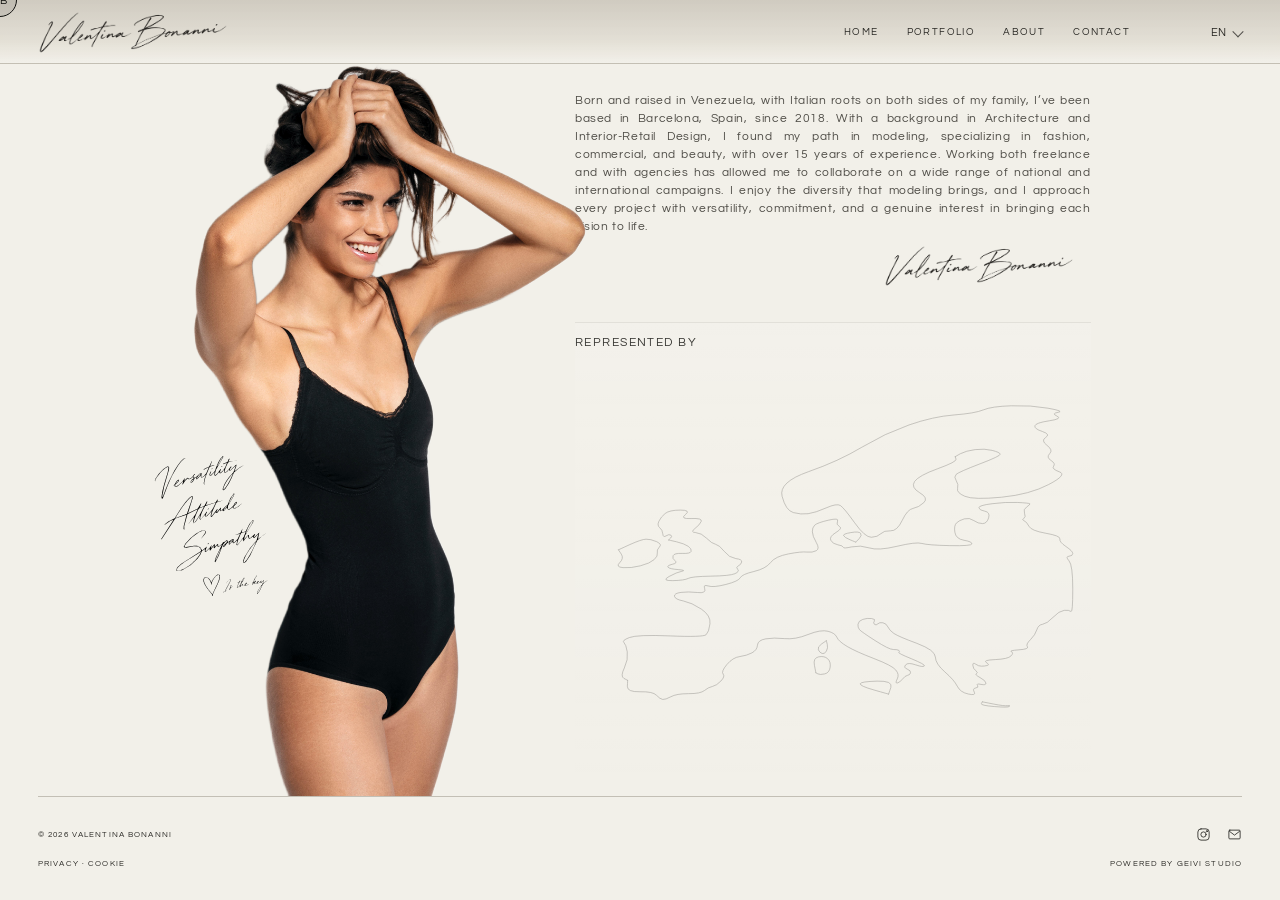
<file: about.html>
<!DOCTYPE html>
<html lang="en">

<head>
    <meta charset="utf-8" />
    <meta
        name="viewport"
        content="width=device-width,initial-scale=1"
    />

    <title>About — Valentina Bonanni</title>

    <link
        href="css/style.css"
        rel="stylesheet"
    />

    <link
        href="css/responsive.css"
        rel="stylesheet"
    />

    <link
        href="favicon.ico"
        rel="icon"
        sizes="any"
    />

    <link
        href="favicon.png"
        rel="icon"
        type="image/png"
    />

    <link
        href="apple-touch-icon.png"
        rel="apple-touch-icon"
    />
</head>


<body class="about-body" data-root=".">

    <div class="shell about-shell">

        <header class="site-header">

            <a
                aria-label="Valentina Bonanni home"
                class="signature logo-signature"
                href="index.html"
            >
                <img
                    alt="Valentina Bonanni"
                    src="assets/images/logo/valentina-bonanni-signature.png"
                />
            </a>

            <button
                aria-label="Menu"
                class="menu-toggle"
            >
                <span></span>
                <span></span>
            </button>

            <nav class="nav">

                <a
                    data-i18n="nav.home"
                    href="index.html"
                >
                    Home
                </a>

                <a
                    data-i18n="nav.portfolio"
                    href="portfolio.html"
                >
                    Portfolio
                </a>

                <a
                    data-i18n="nav.about"
                    href="about.html"
                >
                    About
                </a>

                <a
                    data-i18n="nav.contact"
                    href="contact.html"
                >
                    Contact
                </a>

                <span class="lang">
                    <button data-lang="it">IT</button>
                    <button data-lang="en">EN</button>
                    <button data-lang="es">ES</button><span class="lang-arrow" aria-hidden="true"></span>
                </span>

            </nav>

        </header>


        <main class="page about-page">

        <!--<section class="about-wrap"> <h1 class="script-title about-page-title" data-i18n="about.heading">About</h1>-->


                <div class="about-top">

                    <!-- PHOTO -->
                    <div class="about-photo">

                        <img
                            src="assets/images/about/versatility-attitude-simpathy.svg"
                            alt=""
                            aria-hidden="true"
                            class="about-handwriting-overlay"
                        />

                    <!-- Desktop model: anchored to the bottom edge of the About page,
                         which is exactly the footer top border. -->
                    <img
                        alt="Valentina Bonanni"
                        data-featured="about"
                        class="about-model-silhouette about-model-desktop"
                    />


                    </div>

                    <!-- RIGHT COLUMN -->
                    <div class="about-right">

                        <!-- ABOUT COPY -->
                        <div class="about-copy">
<!--
                            <h2 class="about-copy-title">
                                ABOUT ME
                            </h2>
                        -->
                            <p data-i18n="about.body"></p>

                            <div class="about-signature-row">
                                <img
                                    alt="Valentina Bonanni"
                                    class="about-inline-signature"
                                    src="assets/images/logo/valentina-bonanni-signature.png"
                                />
                            </div>

                        </div>


                        <!-- REPRESENTATION -->
                        <section
                            class="representation"
                            aria-labelledby="representation-title"
                        >
							<h2 class="about-copy-title represented-title-desktop" style="margin-bottom: -20px;margin-top: 20px; position: relative; top: 10px;">
                                REPRESENTED BY
                            </h2>
                            <div
                                class="representation-map"
                                data-representation-map=""
                            >

                                <!-- Mobile only: REPRESENTED BY belongs structurally to the map. -->
                                <h2 class="about-copy-title represented-title-mobile">
                                    REPRESENTED BY
                                </h2>

                                <!-- Mobile model: bottom is locked to the top border of the map. -->
                                <img
                                    alt="Valentina Bonanni"
                                    data-featured="about"
                                    class="about-model-silhouette about-model-mobile"
                                />

                                <div class="map-coordinate-stage">

                                    <!-- EUROPE MAP -->
                                    <svg
                                        aria-hidden="true"
                                        class="europe-map europe-map-draw"
                                        preserveAspectRatio="xMidYMid meet"
                                        viewBox="0 0 1000 650"
                                        xmlns="http://www.w3.org/2000/svg"
                                    >

                                        <g
                                            fill="none"
                                            opacity="0.58"
                                            stroke="#292824"
                                            stroke-linecap="round"
                                            stroke-linejoin="round"
                                            stroke-width="1.1"
                                        >

                                            <path
                                                d="M 101.8 572.0 Q 101.8 572.0 94.5 568.2 Q 87.3 564.4 95.3 548.0 Q 103.3 531.6 101.0 516.8 Q 98.7 501.9 94.4 498.4 Q 90.1 494.8 105.0 489.0 Q 120.0 483.1 184.2 485.8 Q 248.4 488.4 253.9 483.5 Q 259.4 478.7 261.4 462.5 Q 263.4 446.4 244.7 433.8 Q 226.0 421.2 209.8 418.0 Q 193.7 414.9 192.6 409.0 Q 191.6 403.1 205.3 401.4 Q 219.0 399.6 236.8 401.6 Q 254.5 403.7 251.2 394.5 Q 247.8 385.4 257.8 388.9 Q 267.7 392.3 292.3 386.0 Q 316.9 379.7 320.1 373.0 Q 323.3 366.4 346.5 360.9 Q 369.6 355.5 378.9 343.6 Q 388.1 331.6 413.4 326.8 Q 438.7 321.9 449.5 323.2 Q 460.3 324.5 467.5 320.6 Q 474.7 316.6 467.5 304.5 Q 460.3 292.3 460.0 284.0 Q 459.6 275.7 464.4 271.1 Q 469.2 266.5 490.8 261.4 Q 512.3 256.4 508.8 263.2 Q 505.3 270.0 512.3 273.5 Q 519.3 277.0 505.9 285.1 Q 492.6 293.1 495.6 300.1 Q 498.7 307.2 509.4 309.1 Q 520.1 311.0 520.0 313.9 Q 519.9 316.8 536.5 313.1 Q 553.2 309.3 570.2 315.1 Q 587.1 320.8 624.1 312.0 Q 661.1 303.1 672.5 306.5 Q 683.8 309.8 726.5 310.7 Q 769.1 311.6 769.4 307.3 Q 769.7 303.0 754.0 300.3 Q 738.2 297.6 736.3 284.6 Q 734.4 271.7 739.6 266.6 Q 744.8 261.6 754.8 258.8 Q 764.7 256.0 773.1 262.1 Q 781.5 268.1 790.0 268.0 Q 798.5 267.8 801.8 256.8 Q 805.0 245.8 794.4 243.9 Q 783.8 242.1 782.9 237.4 Q 782.0 232.8 808.6 229.4 Q 835.3 225.9 857.7 227.0 Q 880.1 228.1 881.7 229.5 Q 883.2 230.9 875.7 235.6 Q 868.2 240.3 871.4 247.9 Q 874.5 255.4 870.0 257.9 Q 865.4 260.5 870.5 262.4 Q 875.6 264.3 879.9 273.0 Q 884.2 281.7 912.7 286.7 Q 941.2 291.7 940.0 297.7 Q 938.7 303.7 951.9 312.5 Q 965.0 321.4 965.0 326.0 Q 965.0 330.7 957.6 331.3 Q 950.3 331.9 957.6 340.0 Q 965.0 348.1 965.0 395.0 Q 965.0 441.9 961.5 438.5 Q 958.1 435.2 948.4 436.2 Q 938.6 437.2 926.7 449.8 Q 914.8 462.3 906.5 463.2 Q 898.2 464.2 895.2 474.0 Q 892.3 483.8 883.0 493.0 Q 873.6 502.1 877.0 506.8 Q 880.4 511.4 860.5 512.8 Q 840.7 514.3 845.9 516.5 Q 851.0 518.6 845.2 524.6 Q 839.4 530.6 814.6 531.7 Q 789.9 532.8 797.2 537.3 Q 804.5 541.9 799.1 543.2 Q 793.8 544.5 787.9 544.5 Q 782.0 544.6 776.4 540.4 Q 770.8 536.2 771.2 542.8 Q 771.6 549.4 776.9 553.2 Q 782.2 557.1 778.2 558.9 Q 774.2 560.6 785.3 566.7 Q 796.4 572.8 796.6 577.3 Q 796.8 581.9 787.0 579.8 Q 777.2 577.6 780.3 581.8 Q 783.4 585.9 776.7 586.8 Q 770.0 587.6 774.0 594.8 Q 778.0 601.9 762.4 598.5 Q 746.7 595.1 740.9 583.2 Q 735.0 571.3 716.9 555.6 Q 698.8 539.9 698.5 526.7 Q 698.1 513.5 662.6 500.2 Q 627.1 487.0 618.2 481.1 Q 609.4 475.1 606.5 468.4 Q 603.6 461.6 596.8 460.3 Q 590.0 459.0 586.8 462.5 Q 583.5 466.0 580.4 463.3 Q 577.3 460.6 580.2 457.0 Q 583.2 453.3 574.8 452.1 Q 566.4 450.9 557.8 453.8 Q 549.2 456.6 548.5 463.0 Q 547.8 469.3 551.2 473.5 Q 554.7 477.6 581.7 494.9 Q 608.7 512.2 617.0 512.2 Q 625.3 512.1 627.8 513.9 Q 630.4 515.7 627.5 517.3 Q 624.5 518.9 651.9 530.0 Q 679.2 541.2 677.2 544.1 Q 675.3 547.0 660.2 541.9 Q 645.2 536.7 640.8 542.0 Q 636.3 547.2 644.0 550.2 Q 651.6 553.2 650.4 557.5 Q 649.1 561.7 644.7 562.2 Q 640.2 562.7 634.6 569.7 Q 629.0 576.6 624.5 577.2 Q 620.1 577.8 624.6 569.2 Q 629.1 560.7 621.8 551.9 Q 614.4 543.1 579.5 529.7 Q 544.5 516.3 527.6 506.3 Q 510.8 496.4 507.5 488.4 Q 504.2 480.4 490.4 476.8 Q 476.5 473.1 451.6 483.1 Q 426.6 493.2 405.8 491.0 Q 385.0 488.8 369.6 491.5 Q 354.2 494.1 353.5 503.7 Q 352.9 513.2 342.9 518.6 Q 332.9 524.0 319.4 525.8 Q 305.8 527.5 294.2 541.3 Q 282.7 555.1 286.9 559.8 Q 291.0 564.4 282.6 573.3 Q 274.2 582.2 266.2 583.8 Q 258.2 585.4 250.8 591.6 Q 243.3 597.9 219.8 597.8 Q 196.3 597.8 185.7 603.7 Q 175.0 609.6 169.8 609.0 Q 164.6 608.3 157.7 600.9 Q 150.8 593.5 125.7 594.1 Q 100.5 594.7 101.2 583.4 Q 101.8 572.0 101.8 572.0 Z"
                                                pathlength="1"
                                            ></path>

                                            <path
                                                d="M 466.8 557.3 Q 466.8 557.3 464.0 542.9 Q 461.1 528.5 472.2 526.4 Q 483.3 524.3 489.6 530.0 Q 496.0 535.8 494.5 546.5 Q 493.0 557.3 483.9 559.5 Q 474.8 561.6 470.8 559.5 Q 466.8 557.3 466.8 557.3 Z"
                                                pathlength="1"
                                            ></path>

                                            <path
                                                d="M 487.1 495.1 Q 487.1 495.1 488.9 502.1 Q 490.7 509.0 487.2 515.2 Q 483.7 521.5 478.9 519.9 Q 474.1 518.2 471.6 512.8 Q 469.2 507.3 478.1 501.2 Q 487.1 495.1 487.1 495.1 Z"
                                                pathlength="1"
                                            ></path>

                                            <path
                                                d="M 83.9 318.8 Q 83.9 318.8 106.2 308.6 Q 128.6 298.5 137.4 298.2 Q 146.3 297.9 157.7 302.9 Q 169.0 307.9 163.3 313.4 Q 157.6 319.0 159.3 324.8 Q 161.1 330.6 153.1 337.9 Q 145.1 345.1 126.4 349.9 Q 107.7 354.7 92.8 353.4 Q 77.8 352.2 86.3 343.8 Q 94.9 335.3 89.4 327.1 Q 83.9 318.8 83.9 318.8 Z"
                                                pathlength="1"
                                            ></path>

                                            <path
                                                d="M 181.2 299.7 Q 181.2 299.7 185.1 296.0 Q 188.9 292.4 185.4 290.2 Q 181.9 288.0 176.2 291.8 Q 170.6 295.6 169.9 287.8 Q 169.3 280.0 163.9 275.9 Q 158.6 271.7 162.4 263.4 Q 166.3 255.0 174.5 248.4 Q 182.7 241.8 203.9 241.8 Q 225.1 241.7 213.8 250.5 Q 202.5 259.3 224.8 258.2 Q 247.2 257.1 244.4 263.8 Q 241.7 270.4 232.2 277.6 Q 222.7 284.9 233.6 285.4 Q 244.6 285.9 254.9 296.4 Q 265.1 306.8 272.3 308.1 Q 279.5 309.4 289.1 321.8 Q 298.6 334.2 311.4 335.8 Q 324.2 337.3 322.9 342.5 Q 321.6 347.7 316.2 350.1 Q 310.8 352.5 315.1 356.6 Q 319.3 360.8 309.8 365.1 Q 300.3 369.3 263.2 369.9 Q 226.2 370.5 219.2 374.3 Q 212.2 378.1 189.3 378.6 Q 166.5 379.2 182.0 370.6 Q 197.5 362.1 207.0 360.4 Q 216.5 358.6 199.9 357.2 Q 183.3 355.9 180.3 352.7 Q 177.3 349.5 188.4 346.9 Q 199.4 344.4 193.6 340.0 Q 187.8 335.7 189.8 330.4 Q 191.8 325.1 207.6 325.8 Q 223.3 326.5 224.9 321.8 Q 226.4 317.1 219.2 312.0 Q 211.9 306.9 196.6 303.3 Q 181.2 299.7 181.2 299.7 Z"
                                                pathlength="1"
                                            ></path>

                                            <path
                                                d="M 544.2 303.9 Q 544.2 303.9 533.2 299.4 Q 522.1 294.8 520.6 291.4 Q 519.1 288.0 534.6 285.4 Q 550.1 282.7 553.5 286.8 Q 556.9 290.8 550.5 297.4 Q 544.2 303.9 544.2 303.9 Z"
                                                pathlength="1"
                                            ></path>

                                            <path
                                                d="M 607.8 598.7 Q 607.8 598.7 579.6 590.7 Q 551.4 582.6 552.8 578.5 Q 554.3 574.3 585.5 573.5 Q 616.7 572.6 612.2 585.7 Q 607.8 598.7 607.8 598.7 Z"
                                                pathlength="1"
                                            ></path>

                                            <path
                                                d="M 737.0 138.1 Q 737.0 138.1 738.6 143.1 Q 740.3 148.0 703.1 161.5 Q 665.9 175.0 658.2 186.4 Q 650.5 197.8 668.1 208.1 Q 685.7 218.3 676.0 227.4 Q 666.3 236.6 655.3 238.5 Q 644.3 240.4 634.3 261.6 Q 624.3 282.8 611.5 282.0 Q 598.6 281.2 592.7 287.6 Q 586.7 294.1 574.5 294.5 Q 562.2 294.8 542.0 266.4 Q 521.7 238.1 514.6 233.1 Q 507.5 228.2 486.6 237.6 Q 465.8 246.9 451.7 248.8 Q 437.6 250.7 423.0 246.6 Q 408.4 242.5 401.3 215.1 Q 394.2 187.6 452.7 167.2 Q 511.2 146.8 555.9 119.9 Q 600.6 92.9 647.4 76.7 Q 694.1 60.4 734.7 57.3 Q 775.3 54.2 791.4 47.5 Q 807.5 40.7 845.8 39.5 Q 884.0 38.2 917.0 44.2 Q 950.1 50.1 936.5 52.2 Q 922.8 54.4 934.4 59.5 Q 946.0 64.6 919.5 68.6 Q 893.0 72.6 891.5 78.3 Q 889.9 84.0 906.1 89.4 Q 922.3 94.8 912.5 100.9 Q 902.7 107.0 915.0 116.2 Q 927.3 125.4 920.2 132.4 Q 913.1 139.3 922.6 145.4 Q 932.1 151.4 927.8 156.7 Q 923.5 162.0 939.1 167.6 Q 954.8 173.1 918.3 192.2 Q 881.9 211.4 827.0 216.8 Q 772.0 222.1 755.6 215.0 Q 739.3 207.9 741.6 199.9 Q 744.0 191.9 738.9 184.6 Q 733.8 177.3 738.8 172.6 Q 743.8 167.9 784.6 152.3 Q 825.5 136.7 824.4 133.2 Q 823.3 129.8 808.6 126.0 Q 793.9 122.2 775.7 124.5 Q 757.5 126.8 747.2 132.4 Q 737.0 138.1 737.0 138.1 Z"
                                                pathlength="1"
                                            ></path>

                                            <path
                                                d="M 789.6 613.6 Q 789.6 613.6 811.2 617.9 Q 832.8 622.1 838.5 621.1 Q 844.3 620.1 842.1 622.5 Q 839.9 625.0 812.8 622.8 Q 785.7 620.5 787.7 617.0 Q 789.6 613.6 789.6 613.6 Z"
                                                pathlength="1"
                                            ></path>

                                        </g>

                                    </svg>


                                    <!-- LONDON -->
                                    <div
                                        class="agency-marker marker-london"
                                        data-agency="Body London"
                                        data-city="London"
                                        data-country="United Kingdom"
                                        data-photo="assets/images/model-agency/body-london.jpeg"
                                        data-url="https://bodylondon.com/model/valentina-bonanni?utm_source=ig&amp;utm_medium=social&amp;utm_content=link_in_bio&amp;fbclid=PAZnRzaAU_QulleHRuA2FlbQIxMQBwZG9mAmZkaWQWUQamPNozuC_sbGDRtNrdqEV7d1GZXHNydGMGYXBwX2lkDzEyNDAyNDU3NDI4NzQxNAABp1iWbrZRfocuhKpr-AOIQGaqOd7Vh3kmPrnNHkzVs9rnlXBiVj_SiqwVbFyn_aem_dCItv2_DN-aNU_cUYkZA2A"
                                    >
                                        <button aria-label="London representation" type="button">
                                            <img alt="Body London" src="assets/images/model-agency/body-london.jpeg" />
                                            <span></span>
                                        </button>
                                        <em>London</em>
                                    </div>

                                    <!-- MILAN -->
                                    <div
                                        class="agency-marker marker-milan"
                                        data-agency="Row Model Management"
                                        data-city="Milan"
                                        data-country="Italy"
                                        data-photo="assets/images/model-agency/row-model-management.jpeg"
                                        data-url="https://www.rowmodelmgmt.com/women-board/2874-valentina-bonanni?utm_source=ig&amp;utm_medium=social&amp;utm_content=link_in_bio&amp;fbclid=PAZnRzaAU_QqhleHRuA2FlbQIxMQBwZG9mAmZkaWQWUQZd9jdVaMhf_FgdnspqT3SA8Zl8gXNydGMGYXBwX2lkDzEyNDAyNDU3NDI4NzQxNAABp_o_q-tsxm_ic10k0XtA_q1_n2k0EDnca_LAYiHnFVodxdEUY9A-_J7XZ9XW_aem_Jsnclsy-FTiEknxi3-zzew"
                                    >
                                        <button aria-label="Milan representation" type="button">
                                            <img alt="Row Model Management" src="assets/images/model-agency/row-model-management.jpeg" />
                                            <span></span>
                                        </button>
                                        <em>Milan</em>
                                    </div>

                                    <!-- MADRID -->
                                    <div
                                        class="agency-marker marker-madrid"
                                        data-agency="Generation Models"
                                        data-city="Madrid"
                                        data-country="Spain"
                                        data-photo="assets/images/model-agency/generation-models.jpeg"
                                        data-url="https://generation-models.com/valentina-bonanni/?utm_source=ig&amp;utm_medium=social&amp;utm_content=link_in_bio&amp;fbclid=PAZnRzaAU_Q1lleHRuA2FlbQIxMQBwZG9mAmZkaWQWUQbjSejwELLY6_EZkA070KShk_raB3NydGMGYXBwX2lkDzEyNDAyNDU3NDI4NzQxNAABp-Ol_gtLDIJhPqBgf8hD2L0HTtdfj9MGPoPnRByaRhhGqOGtyoAgFxu9H1lX_aem_NryR5VCXXH8DUmVPpwDNbw"
                                    >
                                        <button aria-label="Madrid representation" type="button">
                                            <img alt="Generation Models" src="assets/images/model-agency/generation-models.jpeg" />
                                            <span></span>
                                        </button>
                                        <em>Barcelona</em>
                                    </div>

                                    <!-- STOCKHOLM -->
                                    <div
                                        class="agency-marker marker-stockholm"
                                        data-agency="Kult Models"
                                        data-city="Stockholm"
                                        data-country="Sweden"
                                        data-photo="assets/images/model-agency/kult-models.jpeg"
                                        data-url="https://www.kultmodels.se/sedcard/valentina/4937?fbclid=PARlRTSAU_Qw9leHRuA2FlbQIxMQBwZG9mAmZkaWQWUQa1I5Ij_IGC42P0EhM0-ORy_tWKn3NydGMGYXBwX2lkDzEyNDAyNDU3NDI4NzQxNAABp33MOQ5vdYQWOPomEJzEBiQwNB9oVsQWdFnYLQ2EHfDLTwreOhAEclNubyxX_aem_sNGZ468Hr-xbDSyiHxIYdg"
                                    >
                                        <button aria-label="Stockholm representation" type="button">
                                            <img alt="Kult Models" src="assets/images/model-agency/kult-models.jpeg" />
                                            <span></span>
                                        </button>
                                        <em>Stockholm</em>
                                    </div>

                                    <!-- HAMBURG -->
                                    <div
                                        class="agency-marker marker-berlin"
                                        data-agency="Promod Model Agency"
                                        data-city="Berlin"
                                        data-country="Germany"
                                        data-photo="assets/images/model-agency/promod-model-agency.jpeg"
                                        data-url="https://www.promodmodelagency.com/women/main/1087-valentina-bonanni?utm_source=ig&amp;utm_medium=social&amp;utm_content=link_in_bio&amp;fbclid=PAZnRzaAU_Q-ZleHRuA2FlbQIxMQBwZG9mAmZkaWQWUQZaFVoSetS--WFDszIkFZe8cm775nNydGMGYXBwX2lkDzEyNDAyNDU3NDI4NzQxNAABp0p7RCDNzN_cuhnAItBxMemBVEFOfSerhKx-GEq3xZs596JZUfcekihl816Z_aem_RSSt4rhktgZ8P_3YIyX20Q"
                                    >
                                        <button aria-label="Berlin representation" type="button">
                                            <img alt="Promod Model Agency" src="assets/images/model-agency/promod-model-agency.jpeg" />
                                            <span></span>
                                        </button>
                                        <em>Hamburg</em>
                                    </div>

                                    <!-- WARSAW -->
                                    <div
                                        class="agency-marker marker-warsaw"
                                        data-agency="Anger Models"
                                        data-city="Warsaw"
                                        data-country="Poland"
                                        data-photo="assets/images/model-agency/anger-models.jpeg"
                                        data-url="https://angermodels.com/?utm_source=ig&amp;utm_medium=social&amp;utm_content=link_in_bio&amp;fbclid=PAZnRzaAU_RPNleHRuA2FlbQIxMQBwZG9mAmZkaWQWUQbfi11L6iATxVLwESM4neSx0HRmXXNydGMGYXBwX2lkDzEyNDAyNDU3NDI4NzQxNAABp3sVAdxC2BMgNcQPH-sDcqvtHNUeLVyTEXbW8FDj2hs4mDZ9-39PPkTWMcak_aem_-3unjl4-Jiq6A3OAcmg7TA"
                                    >
                                        <button aria-label="Warsaw representation" type="button">
                                            <img alt="Anger Models" src="assets/images/model-agency/anger-models.jpeg" />
                                            <span></span>
                                        </button>
                                        <em>Warsaw</em>
                                    </div>

                                </div>


                                <span
                                    aria-hidden="true"
                                    class="agency-connector"
                                ></span>


                                <aside
                                    aria-live="polite"
                                    class="agency-card"
                                >

                                    <p class="agency-card-city">
                                        Milan · Italy
                                    </p>

                                    <h3>
                                        Row Model Management
                                    </h3>

                                    <div class="agency-card-profile">

                                        <img
                                            alt=""
                                            class="agency-card-photo"
                                            src="assets/images/model-agency/row-model-management.jpeg"
                                        />

                                        <a
                                            class="agency-card-link"
                                            href="https://www.rowmodelmgmt.com/women-board/2874-valentina-bonanni?utm_source=ig&amp;utm_medium=social&amp;utm_content=link_in_bio&amp;fbclid=PAZnRzaAU_QqhleHRuA2FlbQIxMQBwZG9mAmZkaWQWUQZd9jdVaMhf_FgdnspqT3SA8Zl8gXNydGMGYXBwX2lkDzEyNDAyNDU3NDI4NzQxNAABp_o_q-tsxm_ic10k0XtA_q1_n2k0EDnca_LAYiHnFVodxdEUY9A-_J7XZ9XW_aem_Jsnclsy-FTiEknxi3-zzew"
                                            target="_blank"
                                            rel="noopener noreferrer"
                                        >
                                            VIEW PROFILE
                                            <span>→</span>
                                        </a>

                                    </div>

                                </aside>

                            </div>

                        </section>

                    </div>

                </div>

            </section>
</main>


        <footer class="footer footer-production">

            <div class="footer-row footer-row-main">

                <span class="footer-copyright">© 2026 VALENTINA BONANNI</span>

                <a
                    class="footer-signature footer-logo is-ink-written"
                    href="index.html"
                    aria-label="Valentina Bonanni home"
                >
                    <img
                        src="assets/images/logo/valentina-bonanni-signature.png"
                        alt="Valentina Bonanni"
                    />
                </a>

                <span class="footer-socials">

                    <a
                        href="https://www.instagram.com/valentinabonannir/"
                        aria-label="Instagram"
                        class="footer-instagram"
                     target="_blank" rel="noopener noreferrer">
                        <svg
                            viewBox="0 0 24 24"
                            aria-hidden="true"
                        >
                            <rect
                                x="3"
                                y="3"
                                width="18"
                                height="18"
                                rx="5"
                            ></rect>

                            <circle
                                cx="12"
                                cy="12"
                                r="4.2"
                            ></circle>

                            <circle
                                cx="17.4"
                                cy="6.7"
                                r="1"
                            ></circle>
                        </svg>
                    </a>


                    <a
                        href="mailto:contact@valentinabonanni.com"
                        aria-label="Email contact@valentinabonanni.com"
                        class="footer-mail"
                    >
                        <svg
                            viewBox="0 0 24 24"
                            aria-hidden="true"
                        >
                            <rect
                                x="3"
                                y="5"
                                width="18"
                                height="14"
                                rx="1.5"
                            ></rect>

                            <path d="M4 7l8 6 8-6"></path>
                        </svg>
                    </a>

                </span>

            </div>


            <div class="footer-row footer-row-meta">

                <span class="footer-legal">
                    <span>PRIVACY</span>
                    <span aria-hidden="true"> · </span>
                    <span>COOKIE</span>
                </span>

                
                <span class="footer-powered">POWERED BY GEIVI STUDIO</span>

            </div>

        </footer>

    </div>


    <script src="js/main.js"></script>

</body>

</html>
</file>
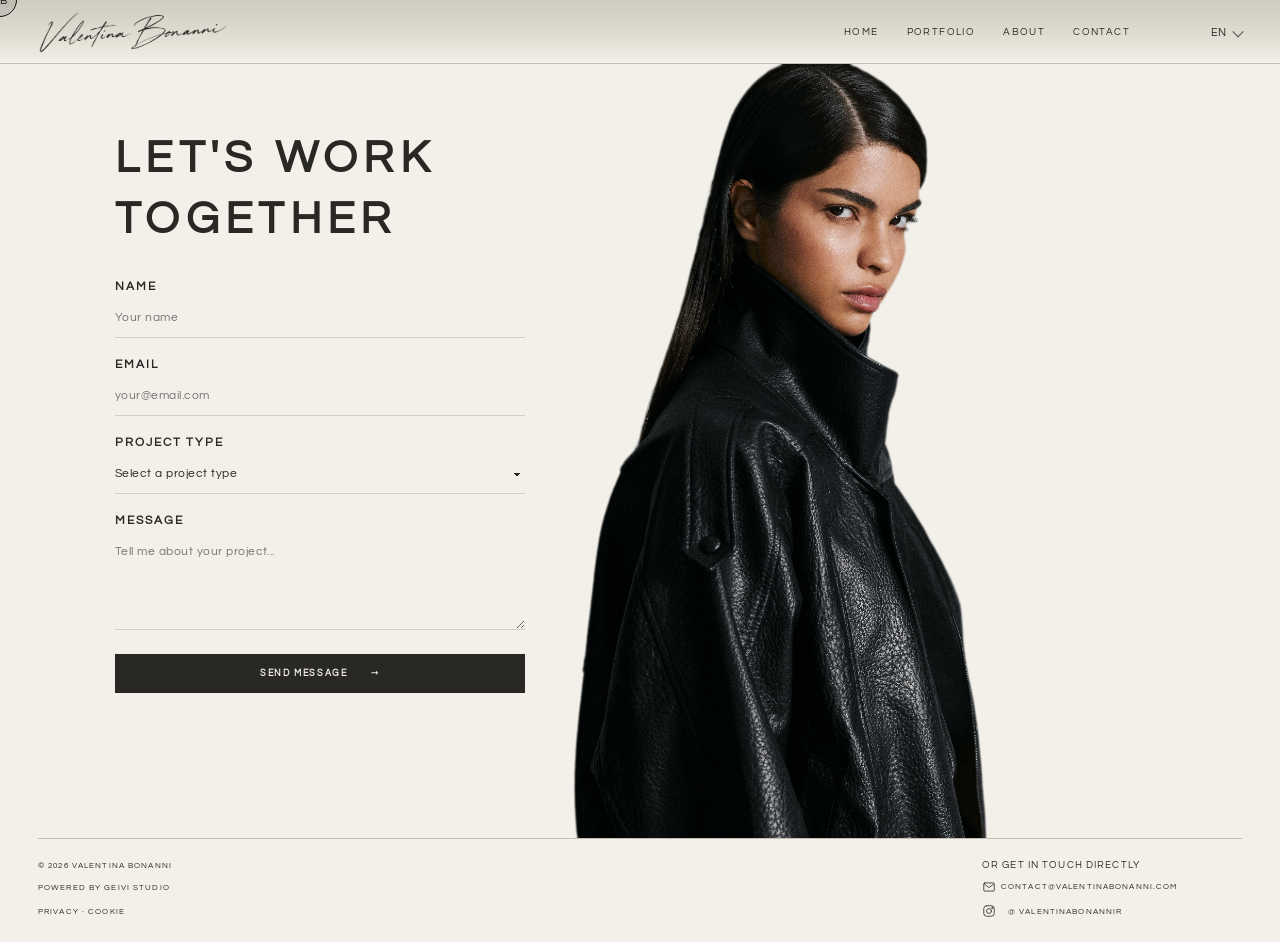
<file: contact.html>
<!doctype html>
<html lang="en">

<head>
  <meta charset="utf-8">
  <meta name="viewport" content="width=device-width,initial-scale=1">
  <title>Contact — Valentina Bonanni</title>
  <link rel="stylesheet" href="css/style.css">
  <link rel="stylesheet" href="css/responsive.css">
  <link rel="icon" href="favicon.ico" sizes="any">
  <link rel="icon" type="image/png" href="favicon.png">
  <link rel="apple-touch-icon" href="apple-touch-icon.png">
</head>

<body class="contact-body" data-root=".">
  <div class="shell contact-shell">
    <header class="site-header"><a class="signature logo-signature" href="index.html"
        aria-label="Valentina Bonanni home"><img src="assets/images/logo/valentina-bonanni-signature.png"
          alt="Valentina Bonanni"></a><button class="menu-toggle" aria-label="Menu"><span></span><span></span></button>
      <nav class="nav"><a href="index.html" data-i18n="nav.home">Home</a><a href="portfolio.html"
          data-i18n="nav.portfolio">Portfolio</a><a href="about.html" data-i18n="nav.about">About</a><a
          href="contact.html" data-i18n="nav.contact">Contact</a><span class="lang"><button
            data-lang="it">IT</button><button data-lang="en">EN</button><button data-lang="es">ES</button><span class="lang-arrow" aria-hidden="true"></span></span></nav>
    </header>
    <main class="page contact-page">
      <section class="contact-mobile-layout">
        <!--<h2 class="script-title contact-page-title" data-i18n="contact.title">Contact</h2>-->
        <div class="contact-wrap">
          <div class="contact-copy">
            <h1 data-i18n="contact.heading">LET'S WORK TOGETHER</h1>
            <form class="contact-form" id="contactForm" action="https://formspree.io/f/mrpeegkw" method="POST">
              <label><span data-i18n="contact.formName">Name</span><input type="text" name="name"
                  data-i18n-placeholder="contact.formNamePlaceholder" placeholder="Your name"
                  required></label><label><span data-i18n="contact.formEmail">Email</span><input type="email"
                  name="email" data-i18n-placeholder="contact.formEmailPlaceholder" placeholder="your@email.com"
                  required></label><label><span data-i18n="contact.formProject">Project type</span><select
                  name="project_type" required>
                  <option value="" data-i18n="contact.formProjectPlaceholder">Select a project type</option>
                  <option value="Beauty" data-i18n="contact.projectBeauty">Beauty</option>
                  <option value="Runway / Fashion Show" data-i18n="contact.projectRunway">Runway / Fashion Show</option>
                  <option value="Campaign" data-i18n="contact.projectCampaign">Campaign</option>
                  <option value="Lookbook" data-i18n="contact.projectLookbook">Lookbook</option>
                  <option value="E-commerce" data-i18n="contact.projectEcommerce">E-commerce</option>
                  <option value="Event" data-i18n="contact.projectEvent">Event</option>
                  <option value="Other" data-i18n="contact.projectOther">Other</option>
                </select></label><label><span data-i18n="contact.formMessage">Message</span><textarea name="message"
                  rows="4" data-i18n-placeholder="contact.formMessagePlaceholder"
                  placeholder="Tell me about your project..." required></textarea></label><button type="submit"><span
                  data-i18n="contact.formSend">Send message</span><span aria-hidden="true">→</span></button>
              <p class="contact-form-status" id="contactFormStatus" role="status" aria-live="polite"></p>
            </form>
          </div>
          <div class="contact-photo"><img src="assets/images/contact/contact-transparent.png" alt="Valentina Bonanni"></div>
        </div>
      </section>
    </main>
    <footer class="footer footer-production">
      <div class="footer-row footer-row-main">
        <span class="footer-copyright">© 2026 VALENTINA BONANNI</span>
        <a class="footer-signature footer-logo is-ink-written" href="index.html"
          aria-label="Valentina Bonanni home"><img src="assets/images/logo/valentina-bonanni-signature.png"
            alt="Valentina Bonanni"></a>
        <div class="contact-footer-direct">
          <p class="contact-direct-label" data-i18n="contact.direct">or get in touch directly</p>
          <div class="contact-details">
            <div class="contact-detail-row">
              <a class="contact-email-link" href="mailto:contact@valentinabonanni.com" aria-label="Email contact@valentinabonanni.com">
                <svg class="contact-detail-icon" viewBox="0 0 24 24" aria-hidden="true">
                  <rect x="3" y="5" width="18" height="14" rx="1.5"></rect>
                  <path d="M4 7l8 6 8-6"></path>
                </svg>
                <span>contact@valentinabonanni.com</span>
              </a>
            </div>
            <div class="contact-detail-row">
              <a href="https://www.instagram.com/valentinabonannir/" aria-label="Instagram" target="_blank" rel="noopener noreferrer">
                <svg class="contact-detail-icon" viewBox="0 0 24 24" aria-hidden="true">
                  <rect x="3" y="3" width="18" height="18" rx="5"></rect>
                  <circle cx="12" cy="12" r="4.2"></circle>
                  <circle cx="17.4" cy="6.7" r="1"></circle>
                </svg>
              </a>
              <a href="https://www.instagram.com/valentinabonannir/" aria-label="Instagram" target="_blank" rel="noopener noreferrer">@ valentinabonannir</a>
            </div>
          </div>
        </div>
      </div>
      <div class="footer-row footer-row-meta">
        <span class="footer-legal"><span>PRIVACY</span><span aria-hidden="true"> · </span><span>COOKIE</span></span>
        <span class="footer-powered">POWERED BY GEIVI STUDIO</span>
      </div>
    </footer>
  </div>
  <script src="js/main.js"></script>
</body>

</html>
</file>
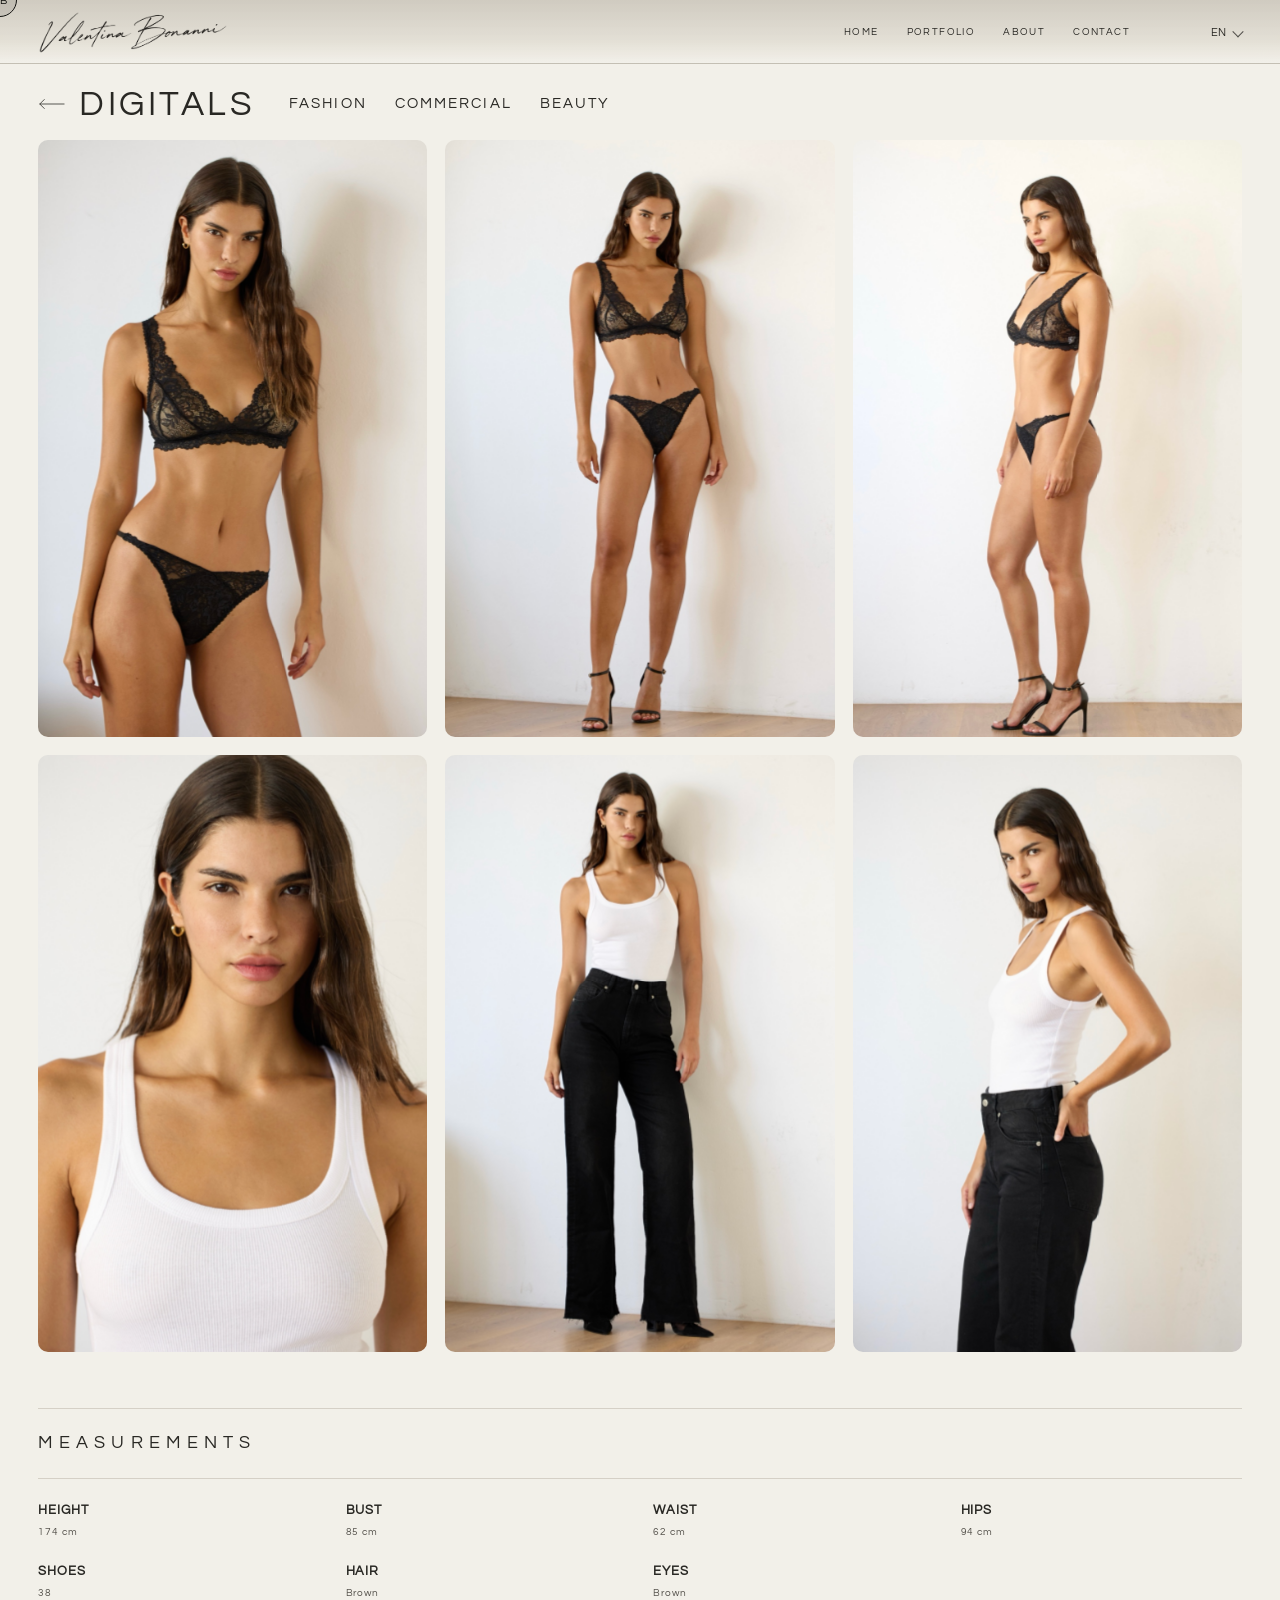
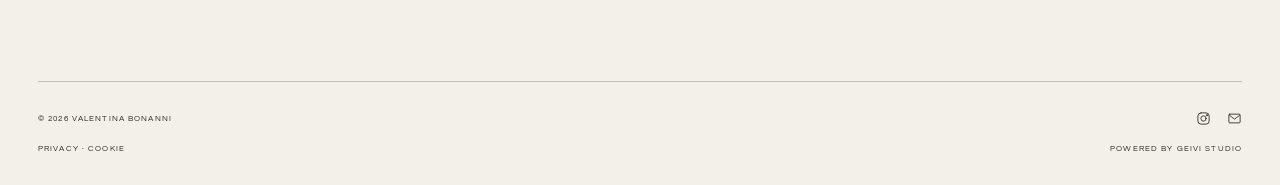
<file: digitals.html>
<!doctype html>
<html lang="en">

<head>
  <meta charset="utf-8">
  <meta name="viewport" content="width=device-width,initial-scale=1">
  <title>Digitals — Valentina Bonanni</title>
  <script>(function () {try {var p = sessionStorage.getItem('vb_category_prepared'); var h = (location.pathname.split('/').pop() || 'index.html').toLowerCase(); if (p && p.toLowerCase() === h) document.documentElement.classList.add('category-cover-arrival')} catch (e) { } })();</script>
  <link rel="stylesheet" href="css/style.css">
  <link rel="stylesheet" href="css/responsive.css">
  <link rel="icon" href="favicon.ico" sizes="any">
  <link rel="icon" type="image/png" href="favicon.png">
  <link rel="apple-touch-icon" href="apple-touch-icon.png">
</head>

<body data-root=".">
  <div class="category-loading-cover" aria-hidden="true">
    <img src="assets/images/logo/valentina-bonanni-signature.png" alt="">
  </div>
  <div class="shell">
    <header class="site-header"><a class="signature logo-signature" href="index.html"
        aria-label="Valentina Bonanni home"><img src="assets/images/logo/valentina-bonanni-signature.png"
          alt="Valentina Bonanni"></a><button class="menu-toggle" aria-label="Menu"><span></span><span></span></button>
      <nav class="nav"><a href="index.html" data-i18n="nav.home">Home</a><a href="portfolio.html"
          data-i18n="nav.portfolio">Portfolio</a><a href="about.html" data-i18n="nav.about">About</a><a
          href="contact.html" data-i18n="nav.contact">Contact</a><span class="lang"><button
            data-lang="it">IT</button><button data-lang="en">EN</button><button data-lang="es">ES</button><span class="lang-arrow" aria-hidden="true"></span></span></nav>
    </header>
    <main class="page gallery-page">
      <div class="gallery-head">
        <div class="category-topline"><a class="home-back" href="portfolio.html" aria-label="Back to portfolio"><svg
              viewBox="0 0 30 14" aria-hidden="true">
              <path d="M29 7H2M7 2L2 7l5 5" />
            </svg></a>
          <h1 class="script-title" data-i18n="digitals.title">Digitals</h1>
        </div>
        <nav class="mobile-gallery-tabs" aria-label="Portfolio categories"><a href="fashion.html">Fashion</a><a
            href="commercial.html">Commercial</a><a href="beauty.html">Beauty</a></nav>
      </div>
      <section class="gallery" data-gallery="digitals"></section>
      <section class="measurements-section">
        <h2 class="measurements-title">MEASUREMENTS</h2>
        <div class="measurements">
          <div class="measurement"><b data-i18n="about.height">Height</b><span>174 cm</span></div>
          <div class="measurement"><b data-i18n="about.bust">Bust</b><span>85 cm</span></div>
          <div class="measurement"><b data-i18n="about.waist">Waist</b><span>62 cm</span></div>
          <div class="measurement"><b data-i18n="about.hips">Hips</b><span>94 cm</span></div>
          <div class="measurement"><b data-i18n="about.shoes">Shoes</b><span>38</span></div>
          <div class="measurement"><b data-i18n="about.hair">Hair</b><span>Brown</span></div>
          <div class="measurement"><b data-i18n="about.eyes">Eyes</b><span>Brown</span></div>
        </div>
      </section>
    </main>
    <footer class="footer footer-production">
      <div class="footer-row footer-row-main">
        <span class="footer-copyright">© 2026 VALENTINA BONANNI</span>
        <a class="footer-signature footer-logo is-ink-written" href="index.html"
          aria-label="Valentina Bonanni home"><img src="assets/images/logo/valentina-bonanni-signature.png"
            alt="Valentina Bonanni"></a>
        <span class="footer-socials"><a href="https://www.instagram.com/valentinabonannir/" aria-label="Instagram"
            class="footer-instagram" target="_blank" rel="noopener noreferrer"><svg viewBox="0 0 24 24"
              aria-hidden="true">
              <rect x="3" y="3" width="18" height="18" rx="5"></rect>
              <circle cx="12" cy="12" r="4.2"></circle>
              <circle cx="17.4" cy="6.7" r="1"></circle>
            </svg></a><a href="mailto:contact@valentinabonanni.com" aria-label="Email contact@valentinabonanni.com" class="footer-mail"><svg viewBox="0 0 24 24"
              aria-hidden="true">
              <rect x="3" y="5" width="18" height="14" rx="1.5"></rect>
              <path d="M4 7l8 6 8-6"></path>
            </svg></a></span>
      </div>
      <div class="footer-row footer-row-meta">
        <span class="footer-legal"><span>PRIVACY</span><span aria-hidden="true"> · </span><span>COOKIE</span></span>
        <span class="footer-powered">POWERED BY GEIVI STUDIO</span>
      </div>
    </footer>
  </div>
  <script src="js/main.js"></script>
</body>

</html>
</file>
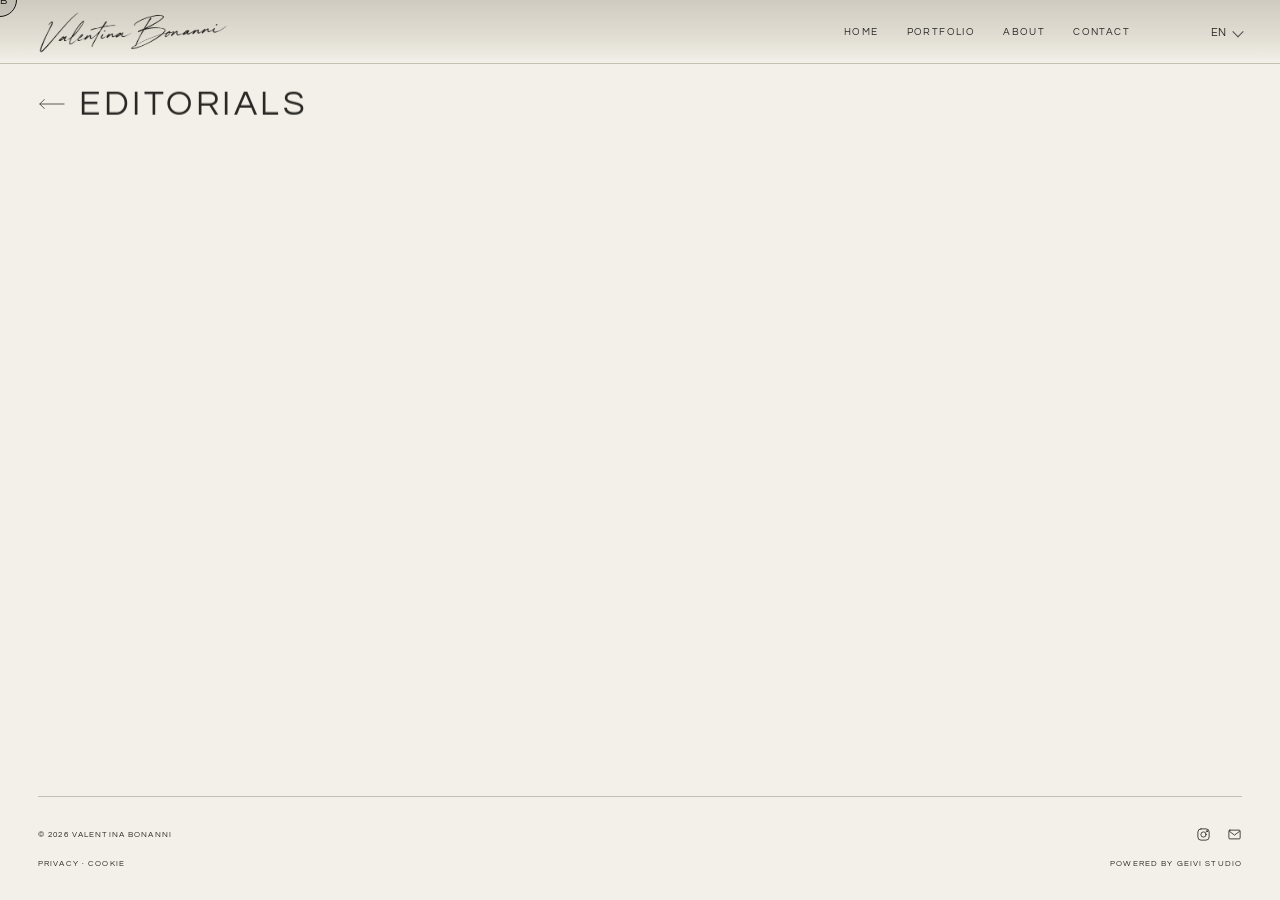
<file: editorials.html>
<!doctype html><html lang="en"><head><meta charset="utf-8"><meta name="viewport" content="width=device-width,initial-scale=1"><title>Editorials — Valentina Bonanni</title><link rel="stylesheet" href="css/style.css"><link rel="stylesheet" href="css/responsive.css">    <link rel="icon" href="favicon.ico" sizes="any">
    <link rel="icon" type="image/png" href="favicon.png">
    <link rel="apple-touch-icon" href="apple-touch-icon.png">
</head><body data-root="."><div class="shell"><header class="site-header"><a class="signature logo-signature" href="index.html" aria-label="Valentina Bonanni home"><img src="assets/images/logo/valentina-bonanni-signature.png" alt="Valentina Bonanni"></a><button class="menu-toggle" aria-label="Menu"><span></span><span></span></button><nav class="nav"><a href="index.html" data-i18n="nav.home">Home</a><a href="portfolio.html" data-i18n="nav.portfolio">Portfolio</a><a href="about.html" data-i18n="nav.about">About</a><a href="contact.html" data-i18n="nav.contact">Contact</a><span class="lang"><button data-lang="it">IT</button><button data-lang="en">EN</button><button data-lang="es">ES</button><span class="lang-arrow" aria-hidden="true"></span></span></nav></header><main class="page gallery-page"><div class="gallery-head"><div class="category-topline"><a class="home-back" href="portfolio.html" aria-label="Back to portfolio"><svg viewBox="0 0 30 14" aria-hidden="true"><path d="M29 7H2M7 2L2 7l5 5"/></svg></a><h1 class="script-title" data-i18n="editorials.title">Editorials</h1></div><span>04 / 04</span></div><section class="gallery" data-gallery="editorials"></section></main><footer class="footer footer-production">
  <div class="footer-row footer-row-main">
    <span class="footer-copyright">© 2026 VALENTINA BONANNI</span>
    <a class="footer-signature footer-logo is-ink-written" href="index.html" aria-label="Valentina Bonanni home"><img src="assets/images/logo/valentina-bonanni-signature.png" alt="Valentina Bonanni"></a>
    <span class="footer-socials"><a href="https://www.instagram.com/valentinabonannir/" aria-label="Instagram" class="footer-instagram" target="_blank" rel="noopener noreferrer"><svg viewBox="0 0 24 24" aria-hidden="true"><rect x="3" y="3" width="18" height="18" rx="5"></rect><circle cx="12" cy="12" r="4.2"></circle><circle cx="17.4" cy="6.7" r="1"></circle></svg></a><a href="mailto:contact@valentinabonanni.com" aria-label="Email contact@valentinabonanni.com" class="footer-mail"><svg viewBox="0 0 24 24" aria-hidden="true"><rect x="3" y="5" width="18" height="14" rx="1.5"></rect><path d="M4 7l8 6 8-6"></path></svg></a></span>
  </div>
  <div class="footer-row footer-row-meta">
    <span class="footer-legal"><span>PRIVACY</span><span aria-hidden="true"> · </span><span>COOKIE</span></span>
    <span class="footer-powered">POWERED BY GEIVI STUDIO</span>
  </div>
</footer></div><script src="js/main.js"></script></body></html>
</file>
<file: css/style.css>
@import url('https://fonts.googleapis.com/css2?family=Questrial&display=swap');
@import url('https://fonts.googleapis.com/css2?family=Space+Mono:wght@400;700&display=swap');

:root {
  --bg: #f2f0e9;
  --ink: #292824;
  --muted: #77736b;
  --line: #d5d0c6;
  --gap: 18px
}

* {
  box-sizing: border-box
}

html {
  scroll-behavior: smooth
}

body {
  margin: 0;
  background: var(--bg);
  color: var(--ink);
  font-family: Arial, Helvetica, sans-serif;
  font-size: 12px;
  letter-spacing: .08em
}

a {
  color: inherit;
  text-decoration: none
}

img {
  display: block;
  width: 100%
}

.shell {
  min-height: 100vh;
  padding: 28px 38px 22px;
  display: flex;
  flex-direction: column
}

.site-header {
  height: 52px;
  display: flex;
  align-items: flex-start;
  justify-content: space-between;
  position: relative;
  z-index: 5
}

.signature {
  font-family: "Brush Script MT", "Segoe Script", cursive;
  font-size: 26px;
  letter-spacing: 0;
  line-height: 1
}

.nav {
  display: flex;
  gap: 28px;
  align-items: center;
  text-transform: uppercase;
  font-size: 9px;
  letter-spacing: .14em
}

.nav a {
  padding: 4px 0;
  border-bottom: 1px solid transparent
}


.lang {
  display: flex;
  gap: 8px;
  margin-left: 12px
}

.lang button {
  border: 0;
  background: none;
  padding: 0;
  font: inherit;
  font-size: 11px;
  color: #e1ded4;
  cursor: pointer
}

.lang button.active {
  color: #e1ded4;
  text-decoration: underline
}

.page {
  flex: 1
}

.footer {
  min-height: 38px;
  display: flex;
  justify-content: space-between;
  align-items: flex-end;
  text-transform: uppercase;
  font-size: 8px;
  letter-spacing: .16em
}

.socials {
  display: flex;
  gap: 12px
}

.script-title {
  font-family: "Brush Script MT", "Segoe Script", cursive;
  font-size: 35px;
  font-weight: 400;
  letter-spacing: 0;
  margin: 0 0 14px
}

.eyebrow {
  text-transform: uppercase;
  line-height: 1.6;
  font-size: 10px
}

.arrow {
  margin-left: 10px
}

.home-page {
  display: grid;
  grid-template-columns: minmax(0, 1.25fr) minmax(300px, .75fr);
  gap: 5vw;
  align-items: center
}

.home-photo {
  height: calc(100vh - 140px);
  min-height: 520px;
  background: #d8d4cb url('../assets/images/home/hero.jpg') center/cover no-repeat
}

.home-copy {
  max-width: 270px
}

.home-copy h1 {
  font-size: 19px;
  line-height: 1.5;
  letter-spacing: .18em;
  font-weight: 500;
  margin: 0 0 42px
}

.cta {
  text-transform: uppercase;
  font-size: 9px;
  letter-spacing: .18em;
  border-bottom: 1px solid var(--ink);
  padding-bottom: 5px
}

.portfolio-intro {
  padding: 5vh 0 4vh;
  max-width: 420px
}

.portfolio-covers {
  display: grid;
  grid-template-columns: 1fr 1fr;
  gap: 22px;
  max-width: 900px
}

.cover {
  position: relative;
  aspect-ratio: 1.12/1;
  overflow: hidden;
  background: #d6d2ca
}

.cover img {
  height: 100%;
  object-fit: cover;
  filter: brightness(.82)
}

.cover-label {
  position: absolute;
  left: 24px;
  bottom: 24px;
  color: #fff;
  text-transform: uppercase;
  font-size: 21px;
  letter-spacing: .14em
}

.cover-label small {
  display: block;
  font-size: 8px;
  margin-top: 14px
}

.gallery-head {
  display: flex;
  justify-content: space-between;
  align-items: flex-start;
  padding: 4vh 0 3vh
}

.gallery {
  columns: 3;
  column-gap: var(--gap)
}

.gallery-item {
  break-inside: avoid;
  margin: 0 0 var(--gap);
  overflow: hidden;
  background: #ddd8cf
}

.gallery-item img {
  width: 100%;
  height: auto;
  transition: transform .5s ease
}

.gallery-item:hover img {
  transform: scale(1.015)
}

.gallery-item.tall img {
  aspect-ratio: 3/4.6;
  object-fit: cover
}

.gallery-item.portrait img {
  object-fit: cover
}

.gallery-item.square img {
  aspect-ratio: 1/1;
  object-fit: cover
}

.gallery-item.landscape img {
  aspect-ratio: 4/3;
  object-fit: cover
}

.about-wrap {
  display: grid;
  grid-template-columns: minmax(300px, 440px) minmax(300px, 520px);
  gap: 7vw;
  align-items: center;
  max-width: 1050px;
  margin: 4vh auto
}

.about-photo {
  aspect-ratio: 4/5;
  background: #d8d4cb
}

.about-photo img {
  height: 100%;
  object-fit: cover
}

.about-copy h1,
.contact-copy h1 {
  font-size: 15px;
  letter-spacing: .14em
}

.about-copy p,
.contact-copy p {
  line-height: 1.8;
  letter-spacing: .05em;
  color: #514f49;
  text-align: justify;

}
.about-copy p {
  font-size: 15px !important;
}

.measurements {
  border-top: 1px solid var(--line);
  margin-top: 38px;
  padding-top: 24px;
  display: grid;
  grid-template-columns: repeat(4, 1fr);
  gap: 26px
}

.measurement b {
  display: block;
  font-size: 8px;
  text-transform: uppercase;
  margin-bottom: 8px
}

.measurement span {
  font-size: 9px;
  color: #55524c
}

.contact-wrap {
  display: grid;
  grid-template-columns: 1fr minmax(300px, 440px);
  gap: 8vw;
  align-items: center;
  max-width: 1050px;
  margin: 3vh auto
}

.contact-copy {
  max-width: 410px
}

.contact-copy .script-title {
  margin-bottom: 65px
}

.contact-copy h1 {
  font-size: 45px;
  line-height: 1.35;
  margin-bottom: 24px
}

.contact-details {
  margin-top: 35px;
  display: grid;
  gap: 10px
}

.contact-details b {
  display: block;
  font-size: 9px;
  text-transform: uppercase;
  margin-bottom: 8px
}

.contact-photo img {
  height: 100%;
  object-fit: cover
}

.placeholder {
  height: 100%;
  display: grid;
  place-items: center;
  color: #77736b;
  text-transform: uppercase;
  font-size: 9px;
  letter-spacing: .16em;
  border: 1px solid #d4cfc5
}

.menu-toggle {
  display: none;
  border: 0;
  background: none;
  font-size: 20px
}

.empty {
  padding: 80px 0;
  color: var(--muted)
}

/* V2: signature identity + four portfolio worlds */
.signature,
.footer-signature,
.script-title {
  font-family: "Snell Roundhand", "Segoe Script", "Brush Script MT", cursive;
  font-weight: 400;
  letter-spacing: 3.5px
}

.footer {
  position: relative
}

.footer-signature {
  position: absolute;
  left: 50%;
  transform: translateX(-50%);
  bottom: -1px;
  font-size: 23px;
  white-space: nowrap;
  text-transform: none
}

.home-categories {
  display: grid;
  grid-template-columns: repeat(4, 1fr);
  border-top: 1px solid var(--line);
  border-bottom: 1px solid var(--line);
  margin: 34px 0 28px
}

.home-category {
  min-height: 112px;
  padding: 22px 20px;
  display: flex;
  align-items: flex-end;
  justify-content: space-between;
  border-right: 1px solid var(--line);
  font-family: "Snell Roundhand", "Segoe Script", "Brush Script MT", cursive;
  font-size: 29px;
  letter-spacing: 0;
  transition: background .25s ease
}

.home-category:last-child {
  border-right: 0
}

.home-category:hover {
  background: rgba(41, 40, 36, .035)
}

.category-arrow {
  font-family: Arial, Helvetica, sans-serif;
  font-size: 13px;
  margin-bottom: 7px
}

.portfolio-covers-four {
  grid-template-columns: repeat(4, 1fr);
  max-width: 1180px
}

.portfolio-covers-four .cover {
  aspect-ratio: 4/6
}

.portfolio-covers-four .cover-label {
  left: 18px;
  bottom: 18px
}

.about-copy>.script-title {
  font-size: 48px;
  margin-bottom: 24px
}


/* V3: sticky navigation */
.site-header {
  position: sticky;
  top: 0;
  z-index: 100;
  height: 64px;
  align-items: center;
  margin: -28px -38px 0;
  padding: 12px 38px 10px;
  background: linear-gradient(180deg, rgba(207, 202, 191, .98) 0%, rgba(225, 221, 211, .96) 62%, rgba(242, 240, 233, .92) 100%);
  backdrop-filter: blur(10px);
  -webkit-backdrop-filter: blur(10px);
  border-bottom: 1px solid rgba(41, 40, 36, .08)
}

.category-topline {
  display: flex;
  align-items: center;
  gap: 22px
}

.home-back {
  width: 38px;
  height: 38px;
  border: 1px solid rgba(41, 40, 36, .32);
  border-radius: 50%;
  display: inline-flex;
  align-items: center;
  justify-content: center;
  flex: 0 0 auto;
  transition: transform .25s ease, background .25s ease, border-color .25s ease
}

.home-back svg {
  width: 17px;
  height: 17px;
  fill: none;
  stroke: currentColor;
  stroke-width: 1.25;
  stroke-linecap: round;
  stroke-linejoin: round
}

.home-back:hover {
  transform: translateX(-3px);
  background: rgba(41, 40, 36, .055);
  border-color: rgba(41, 40, 36, .58)
}

/* V4 — approved home direction */
.home-body {
  min-height: 100vh;
  background: #c9c3b9;
  color: #272622;
  overflow-x: hidden;
  font-family: "Inter", "Helvetica Neue", Arial, sans-serif
}

.home-body .site-header {
  position: fixed;
  top: 0;
  left: 0;
  right: 0;
  margin: 0;
  height: 88px;
  padding: 25px 4.7vw;
  align-items: center;
  background: transparent;
  border: 0;
  color: #292824;
  transition: background .35s ease, color .35s ease, box-shadow .35s ease;
  z-index: 1000
}

.home-body .site-header.scrolled {
  background: linear-gradient(180deg, rgba(32, 30, 27, .88), rgba(32, 30, 27, .70));
  color: #f4f0e8;
  box-shadow: 0 1px 0 rgba(255, 255, 255, .08);
  backdrop-filter: blur(10px);
  -webkit-backdrop-filter: blur(10px)
}

.home-body .signature {
  font-family: "Italianno", "Snell Roundhand", "Segoe Script", cursive;
  font-size: 38px;
  line-height: 1;
  color: inherit;
  text-shadow: 0 1px 12px rgba(245, 240, 231, .18)
}

.home-body .nav {
  gap: 39px;
  font-family: "Inter", "Helvetica Neue", sans-serif;
  font-size: 8px;
  font-weight: 400;
  letter-spacing: .16em;
  color: inherit
}

.home-body .nav a {
  border: 0;
  padding: 5px 0
}

.home-body .nav a:hover {
  opacity: .55
}

.home-hero {
  position: relative;
  width: 100%;
  height: 100vh;
  min-height: 620px;
  background-position: center center;
  background-size: cover;
  background-repeat: no-repeat
}

.home-hero::after {
  content: "";
  position: absolute;
  inset: 0;
  background: linear-gradient(90deg, rgba(240, 235, 225, .06), transparent 48%, rgba(240, 235, 225, .04));
  pointer-events: none
}

.home-body .home-copy {
  position: absolute;
  z-index: 2;
  left: 68%;
  top: 49%;
  transform: translateY(-50%);
  width: 270px;
  color: #302f2b
}

.home-body .home-copy h1 {
  font-family: "Inter", "Helvetica Neue", sans-serif;
  font-size: 26px;
  font-weight: 500;
  line-height: 1.42;
  letter-spacing: .15em;
  margin: 0 0 58px;
  text-transform: uppercase
}

.home-body .cta {
  display: inline-flex;
  align-items: center;
  gap: 20px;
  border: 0;
  padding: 0;
  font-family: "Inter", "Helvetica Neue", sans-serif;
  font-size: 12px;
  font-weight: 700;
  letter-spacing: .19em;
  text-transform: uppercase;
  transition: gap .25s ease, opacity .25s ease
}

.home-body .cta:hover {
  gap: 27px;
  opacity: .65
}

.home-footer {
  position: absolute;
  z-index: 5;
  left: 0;
  right: 0;
  bottom: 0;
  height: 68px;
  padding: 0 4.7vw 26px;
  display: flex;
  align-items: flex-end;
  justify-content: space-between;
  color: #eee9df;
  font-family: "Inter", "Helvetica Neue", sans-serif;
  font-size: 7px;
  font-weight: 400;
  letter-spacing: .17em;
  text-transform: uppercase;
  text-shadow: 0 1px 7px rgba(0, 0, 0, .25)
}

.home-socials {
  display: flex;
  align-items: center;
  gap: 17px
}

.home-socials a {
  display: block;
  width: 15px;
  height: 15px
}

.home-socials svg {
  width: 15px;
  height: 15px;
  fill: none;
  stroke: currentColor;
  stroke-width: 1.35;
  stroke-linecap: round;
  stroke-linejoin: round
}

/* V7 — signature logo + VB custom cursor */
.logo-signature {
  display: block;
  width: 190px;
  height: auto;
  line-height: 0
}

.logo-signature img {
  display: block;
  width: 100%;
  height: auto;
  object-fit: contain
}

.home-body .logo-signature {
  width: 205px
}

.vb-cursor {
  position: fixed;
  left: 0;
  top: 0;
  z-index: 99999;
  width: 34px;
  height: 34px;
  border: 1px solid currentColor;
  border-radius: 50%;
  display: flex;
  align-items: center;
  justify-content: center;
  font-family: "Bodoni Moda", serif;
  font-size: 11px;
  font-weight: 400;
  letter-spacing: .03em;
  color: #292824;
  pointer-events: none;
  transform: translate(-50%, -50%);
  transition: width .18s ease, height .18s ease, color .25s ease, background .25s ease, border-color .25s ease;
  mix-blend-mode: difference
}

.vb-cursor::after {
  content: "VB"
}

.vb-cursor.is-link {
  width: 44px;
  height: 44px
}

@media (pointer:fine) {

  body,
  body a,
  body button {
    cursor: none
  }
}

@media (pointer:coarse),
(max-width:800px) {
  .vb-cursor {
    display: none !important
  }

  body,
  body a,
  body button {
    cursor: auto
  }
}

/* V8 — clean transparent signature + darker VB cursor */
.logo-signature img {
  background: transparent !important
}

.vb-cursor {
  color: #11110f;
  border-color: #11110f;
  border-width: 1.5px;
  background: rgba(17, 17, 15, .08);
  mix-blend-mode: normal;
  font-weight: 500
}

.vb-cursor.is-link {
  background: rgba(17, 17, 15, .13)
}


/* V10 — Space Mono typography + refined portfolio hover */
body,
.nav,
.lang button,
.eyebrow,
.cta,
.cover-label,
.cover-label small,
.gallery-head>span,
.about-copy,
.about-copy h1,
.about-copy p,
.measurements,
.measurement b,
.measurement span,
.contact-copy h1,
.contact-copy p,
.contact-details,
.contact-details b,
.footer,
.home-body,
.home-body .nav,
.home-body .home-copy h1,
.home-body .cta,
.home-footer,
.category-arrow,
.empty,
.placeholder,
.menu-toggle {
  font-family: 'Space Mono', monospace;
}

/* About is intentionally NOT an editorial/script title. */
.about-copy>.script-title {
  font-family: 'Space Mono', monospace;
  font-weight: 400;
  letter-spacing: .08em;
}

/* These page titles keep the established editorial/script identity. */
.portfolio-intro>.script-title,
.category-topline>.script-title,
.contact-copy>.script-title {
  font-family: "Snell Roundhand", "Segoe Script", "Brush Script MT", cursive;
  font-weight: 400;
  letter-spacing: 0;
}

/* Elegant zoom for the four Portfolio cover images. */
.portfolio-covers .cover img {
  transform: scale(1);
  transition: transform .85s cubic-bezier(.22, .61, .36, 1), filter .55s ease;
  will-change: transform;
}

.portfolio-covers .cover:hover img {
  transform: scale(1.055);
  filter: brightness(.88);
}

.portfolio-covers .cover-label {
  transition: transform .55s cubic-bezier(.22, .61, .36, 1);
}

.portfolio-covers .cover:hover .cover-label {
  transform: translateY(-4px);
}

/* V11 — Portfolio footer uses the real signature asset and icon-only socials */
.footer-logo {
  width: 150px;
  height: auto;
  line-height: 0;
  bottom: -4px
}

.footer-logo img {
  display: block;
  width: 100%;
  height: auto;
  background: transparent;
  object-fit: contain
}

.footer-icons {
  display: flex;
  align-items: center;
  gap: 17px
}

.footer-icons a {
  display: block;
  width: 15px;
  height: 15px;
  line-height: 0
}

.footer-icons svg {
  display: block;
  width: 15px;
  height: 15px;
  fill: none;
  stroke: currentColor;
  stroke-width: 1.35;
  stroke-linecap: round;
  stroke-linejoin: round
}


/* V12 repaired — breathing room, unified footer, reliable image reveal */
.portfolio-page,
.gallery-page {
  padding-bottom: 2px
}

.home-back {
  display: inline-flex !important;
  align-items: center;
  justify-content: center;
  width: auto !important;
  height: auto !important;
  border: 0 !important;
  border-radius: 0 !important;
  font-family: "Space Mono", monospace;
  font-size: 24px;
  font-weight: 400;
  line-height: 1;
  color: var(--ink);
  transition: transform .35s cubic-bezier(.22, .61, .36, 1), opacity .25s ease
}

.home-back:hover {
  transform: translateX(-4px);
  opacity: .58
}

.footer-logo {
  position: absolute;
  left: 88%;
  transform: translateX(-50%);
  width: 150px;
  height: auto;
  line-height: 0;
  bottom: -4px
}

.footer-logo img {
  display: block;
  width: 100%;
  height: auto;
  background: transparent;
  object-fit: contain
}

.footer-icons {
  display: flex;
  align-items: center;
  gap: 17px
}

.footer-icons a {
  display: block;
  width: 15px;
  height: 15px;
  line-height: 0
}

.footer-icons svg {
  display: block;
  width: 15px;
  height: 15px;
  fill: none;
  stroke: currentColor;
  stroke-width: 1.35;
  stroke-linecap: round;
  stroke-linejoin: round
}

/* Elements remain visible by default. JS only adds .reveal-ready when observer is active. */
.portfolio-covers .cover img,
.gallery-item img {
  transition: transform .8s cubic-bezier(.22, .61, .36, 1), filter .55s ease
}

.portfolio-covers .cover:hover img,
.gallery-item:hover img {
  transform: scale(1.035)
}

.reveal-ready {
  opacity: 0;
  transform: translateY(26px);
  transition: opacity .82s ease, transform .82s cubic-bezier(.22, .61, .36, 1)
}

.reveal-ready.is-visible {
  opacity: 1;
  transform: translateY(0);
  border-radius: 10px;
}

@media (prefers-reduced-motion:reduce) {
  .reveal-ready {
    opacity: 1 !important;
    transform: none !important;
    transition: none !important
  }

  .portfolio-covers .cover img,
  .gallery-item img {
    transition: none !important
  }
}

/* V13 — Portfolio cinematic hover: muted at rest, full colour + VIEW on hover */
.portfolio-covers .cover::after {
  content: "";
  position: absolute;
  inset: 0;
  z-index: 1;
  background: rgba(18, 17, 15, .22);
  pointer-events: none;
  transition: background .75s cubic-bezier(.22, .61, .36, 1);
}

.portfolio-covers .cover img {
  filter: brightness(.72) saturate(.72);
  transform: scale(1);
  transition: transform .9s cubic-bezier(.22, .61, .36, 1), filter .75s cubic-bezier(.22, .61, .36, 1);
}

.portfolio-covers .cover:hover img {
  filter: brightness(1) saturate(1);
  transform: scale(1.07);
}

.portfolio-covers .cover:hover::after {
  background: rgba(18, 17, 15, .03)
}

.portfolio-covers .cover-label {
  z-index: 2
}

.portfolio-covers .cover-label small {
  display: none
}

.portfolio-covers .cover::before {
  content: "VIEW  →";
  position: absolute;
  left: 50%;
  top: 50%;
  z-index: 3;
  transform: translate(-50%, -38%);
  opacity: 0;
  color: #fff;
  font-family: 'Space Mono', monospace;
  font-size: 10px;
  font-weight: 400;
  letter-spacing: .20em;
  line-height: 1;
  white-space: nowrap;
  pointer-events: none;
  transition: opacity .45s ease, transform .55s cubic-bezier(.22, .61, .36, 1);
}

.portfolio-covers .cover:hover::before {
  opacity: 1;
  transform: translate(-50%, -50%);
}

@media (hover:none) {
  .portfolio-covers .cover::before {
    display: none
  }

  .portfolio-covers .cover img {
    filter: brightness(.84) saturate(.88)
  }
}

@media (prefers-reduced-motion:reduce) {

  .portfolio-covers .cover::before,
  .portfolio-covers .cover::after {
    transition: none !important
  }
}

/* V14 — slower, more visible VIEW entrance / exit */
.portfolio-covers .cover::before {
  font-size: 16px;
  font-weight: 500;
  letter-spacing: .24em;
  transform: translate(-50%, -22%);
  opacity: 0;
  transition:
    opacity .85s cubic-bezier(.22, .61, .36, 1),
    transform 1.05s cubic-bezier(.16, 1, .3, 1),
    letter-spacing 1.05s cubic-bezier(.16, 1, .3, 1);
}

.portfolio-covers .cover:hover::before {
  opacity: 1;
  transform: translate(-50%, -50%);
  letter-spacing: .18em;
  transition-delay: .10s;
}

/* V15 — unified navigation typography */
.nav,
.home-body .nav {
  font-size: 10px;
  font-weight: 500;
}


/* V16 — About composition + truly transparent Home header at top */
.about-wrap {
  display: block;
  max-width: 1050px;
  margin: 4vh auto
}

.about-top {
  display: grid;
  grid-template-columns: minmax(300px, 440px) minmax(300px, 520px);
  gap: 7vw;
  align-items: start
}

.about-copy {
  padding-top: 0
}

.about-copy>.script-title {
  margin-top: 0
}

.about-inline-signature {
  width: 190px;
  max-width: 55%;
  height: auto;
  margin-top: 28px;
  margin-bottom: 10px;
  margin-left: 60%;
  background: transparent;
  object-fit: contain
}

.about-wrap>.measurements {
  width: 100%;
  margin-top: 38px;
  padding-top: 24px
}

.home-body .site-header:not(.scrolled) {
  background: transparent !important;
  background-color: transparent !important;
  box-shadow: none !important;
  backdrop-filter: none !important;
  -webkit-backdrop-filter: none !important;
  border-bottom-color: transparent !important
}


/* V17 — requested refinements */
.home-body .site-header.scrolled {
  background: linear-gradient(180deg, rgb(32 30 27 / 33%), rgb(32 30 27 / 24%));
  box-shadow: 0 1px 0 rgba(255, 255, 255, .035);
  backdrop-filter: blur(7px);
  -webkit-backdrop-filter: blur(7px);
}

.about-wrap {
  margin-bottom: 100px;
}

.contact-wrap {
  margin-bottom: 100px;
}

.measurements-section {
  width: 100%;
  border-top: 1px solid var(--line);
  margin-top: 38px;
  padding-top: 24px;
}

.measurements-section {
  margin-bottom: 80px;
}

.measurements-title {
  margin: 0 0 26px;
  font-family: 'Space Mono', monospace;
  font-size: 10px;
  font-weight: 500;
  letter-spacing: .14em;
  text-transform: uppercase;
}

.about-wrap>.measurements-section .measurements {
  border-top: 0;
  margin-top: 0;
  padding-top: 0;
}

.home-back {
  font-size: 0 !important;
  line-height: 0;
}

.home-back svg {
  width: 27px;
  height: 14px;
  fill: none;
  stroke: currentColor;
  stroke-width: .85;
  stroke-linecap: round;
  stroke-linejoin: round;
  overflow: visible;
}

/* V18 — full-width portfolio covers */
.portfolio-covers.portfolio-covers-four {
  width: 100%;
  max-width: none;
  grid-template-columns: repeat(4, minmax(0, 1fr));
}


/* V22 — Contact mobile hierarchy: title above, copy + photo below */
.contact-mobile-title {
  display: none;
}

.contact-mobile-layout {
  max-width: 1050px;
  margin: 3vh auto;
}

.contact-mobile-layout>.contact-wrap {
  margin-left: 0;
  margin-right: 0;
}


/* V25 — unified About/Contact hierarchy on desktop and mobile */
.about-page-title,
.contact-page-title {
  display: block;
  margin: 0 0 34px;
  letter-spacing: 3.5px;
}

.about-copy-title {
  display: block;
  margin: 0 0 18px;
  font-family: 'Space Mono', monospace;
  font-size: 12px;
  font-weight: 500;
  line-height: 1.35;
  letter-spacing: .12em;
  text-transform: uppercase;
}

.contact-mobile-layout>.contact-wrap {
  margin-top: 0;
}

/* V28 — elegant contact form */
.contact-form {
  margin-top: 30px;
  display: grid;
  gap: 20px;
  max-width: 100%;
  position: relative;
  z-index: 30;
}

.contact-form label {
  display: grid;
  gap: 8px
}

.contact-form label>span {
  font-family: 'Space Mono', monospace;
  font-size: 8px;
  font-weight: 700;
  letter-spacing: .16em;
  text-transform: uppercase
}

.contact-form input,
.contact-form select,
.contact-form textarea {
  width: 100%;
  border: 0;
  border-bottom: 1px solid var(--line);
  border-radius: 0;
  background: transparent;
  color: var(--ink);
  padding: 7px 0 10px;
  font: 400 10px/1.6 'Space Mono', monospace;
  letter-spacing: .04em;
  outline: none
}

.contact-form textarea {
  resize: vertical;
  min-height: 74px
}

.contact-form select {
  appearance: none;
  -webkit-appearance: none;
  background-image: linear-gradient(45deg, transparent 50%, var(--ink) 50%), linear-gradient(135deg, var(--ink) 50%, transparent 50%);
  background-position: calc(100% - 8px) 50%, calc(100% - 4px) 50%;
  background-size: 4px 4px, 4px 4px;
  background-repeat: no-repeat;
  padding-right: 20px
}

.contact-form input:focus,
.contact-form select:focus,
.contact-form textarea:focus {
  border-bottom-color: var(--ink)
}

.contact-form button {
  margin-top: 4px;
  width: 100%;
  border: 1px solid var(--ink);
  background: var(--ink);
  color: var(--bg);
  padding: 14px 18px;
  display: flex;
  justify-content: center;
  align-items: center;
  gap: 24px;
  font: 700 9px/1 'Space Mono', monospace;
  letter-spacing: .18em;
  text-transform: uppercase;
  cursor: pointer;
  transition: background .3s ease, color .3s ease
}

.contact-form button:hover {
  background: transparent;
  color: var(--ink)
}

/* V31 — Representation / interactive Europe map */
.representation {
  position: relative
}

.representation-head {
  display: flex;
  justify-content: space-between;
  align-items: flex-end;
  gap: 40px;
  margin-bottom: 26px
}

.representation-kicker {
  margin: 0 0 16px;
  font-family: 'Space Mono', monospace;
  font-size: 9px;
  font-weight: 500;
  letter-spacing: .18em;
  text-transform: uppercase;
  color: var(--muted)
}

.representation-head h2 {
  margin: 0;
  font-family: "Snell Roundhand", "Segoe Script", "Brush Script MT", cursive;
  font-size: 44px;
  font-weight: 400;
  letter-spacing: 0;
  line-height: 1
}

.representation-copy {
  max-width: 330px;
  margin: 0 0 3px;
  font-family: 'Space Mono', monospace;
  font-size: 9px;
  line-height: 1.8;
  letter-spacing: .05em;
  color: var(--muted)
}

.representation-map {
  position: relative;
  width: 100%;
  height: min(61vw, 650px);
  min-height: 500px;
  overflow: hidden;
  background: linear-gradient(180deg, rgba(255, 255, 255, .08), rgba(255, 255, 255, 0));
  border-top: 1px solid rgba(41, 40, 36, .08);
}

.europe-map {
  position: absolute;
  inset: 3% 3% 0;
  width: 94%;
  height: 94%;
  overflow: visible
}

.map-lines {
  fill: rgba(41, 40, 36, .018);
  stroke: rgba(41, 40, 36, .31);
  stroke-width: 1.1;
  vector-effect: non-scaling-stroke
}

.map-detail {
  fill: none;
  stroke: rgba(41, 40, 36, .10);
  stroke-width: .7;
  stroke-dasharray: 2 7;
  vector-effect: non-scaling-stroke
}

.agency-marker {
  position: absolute;
  z-index: 3;
  display: flex;
  align-items: center;
  gap: 9px;
  transform: translate(-9px, -9px);
  font-family: 'Space Mono', monospace
}

.agency-marker button {
  position: relative;
  width: 18px;
  height: 18px;
  padding: 0;
  border: 0;
  background: transparent;
  cursor: pointer
}

.agency-marker button::before {
  content: "";
  position: absolute;
  inset: 1px;
  border: 1px solid rgba(41, 40, 36, .35);
  border-radius: 50%;
  transform: scale(.65);
  opacity: 0;
  transition: transform .6s cubic-bezier(.16, 1, .3, 1), opacity .45s ease
}

.agency-marker button::after {
  content: "";
  position: absolute;
  inset: 7px;
  border-radius: 50%;
  background: var(--ink);
  transition: transform .45s cubic-bezier(.16, 1, .3, 1)
}

.agency-marker button span {
  position: absolute;
  inset: 5px;
  border: 1px solid rgba(41, 40, 36, .42);
  border-radius: 50%;
  animation: agencyPulse 3.2s ease-out infinite
}

.agency-marker em {
  font-style: normal;
  font-size: 8px;
  font-weight: 500;
  letter-spacing: .12em;
  text-transform: uppercase;
  white-space: nowrap;
  transition: opacity .35s ease, transform .45s cubic-bezier(.16, 1, .3, 1)
}

.agency-marker:hover button::before,
.agency-marker.is-active button::before {
  transform: scale(1.35);
  opacity: 1
}

.agency-marker:hover button::after,
.agency-marker.is-active button::after {
  transform: scale(1.7)
}

.agency-marker:hover em,
.agency-marker.is-active em {
  transform: translateX(4px)
}

.marker-london {
  left: 36.5%;
  top: 43%
}

.marker-milan {
  left: 52.7%;
  top: 62.5%
}

.marker-barcelona {
  left: 39.2%;
  top: 70.5%
}

.marker-madrid {
  left: 31.6%;
  top: 72.5%
}

.marker-stockholm {
  left: 62.4%;
  top: 25%
}

.agency-card {
  position: absolute;
  z-index: 4;
  right: 5.5%;
  top: 12%;
  width: min(330px, 29vw);
  min-height: 190px;
  padding: 27px 28px 25px;
  background: rgba(242, 240, 233, .94);
  border: 1px solid rgba(41, 40, 36, .22);
  box-shadow: 0 20px 60px rgba(41, 40, 36, .07);
  backdrop-filter: blur(8px);
  -webkit-backdrop-filter: blur(8px);
  opacity: 0;
  transform: translateY(14px);
  pointer-events: none;
  transition: opacity .5s ease, transform .65s cubic-bezier(.16, 1, .3, 1)
}

.agency-card::before {
  content: "";
  position: absolute;
  left: -72px;
  top: 54px;
  width: 72px;
  border-top: 1px solid rgba(41, 40, 36, .30);
  transform: scaleX(0);
  transform-origin: right;
  transition: transform .7s cubic-bezier(.16, 1, .3, 1)
}

.agency-card.is-visible {
  opacity: 1;
  transform: translateY(0);
  pointer-events: auto
}

.agency-card.is-visible::before {
  transform: scaleX(1)
}

.agency-card-city {
  margin: 0 0 10px;
  font-family: 'Space Mono', monospace;
  font-size: 8px;
  letter-spacing: .12em;
  text-transform: uppercase;
  color: var(--muted)
}

.agency-card h3 {
  margin: 0 0 28px;
  font-family: 'Space Mono', monospace;
  font-size: 14px;
  font-weight: 500;
  letter-spacing: .05em;
  text-transform: uppercase
}

.agency-card-link {
  display: inline-flex;
  align-items: center;
  gap: 14px;
  padding-bottom: 4px;
  border-bottom: 1px solid var(--ink);
  font-family: 'Space Mono', monospace;
  font-size: 8px;
  letter-spacing: .14em;
  text-transform: uppercase
}

.agency-card-link span {
  transition: transform .3s ease
}

.agency-card-link:not(.is-disabled):hover span {
  transform: translateX(4px)
}

.agency-card-link.is-disabled {
  opacity: .38;
  pointer-events: none
}

.representation-note {
  margin: 17px 0 0;
  text-align: right;
  font-family: 'Space Mono', monospace;
  font-size: 7px;
  letter-spacing: .16em;
  color: var(--muted)
}

@keyframes agencyPulse {
  0% {
    transform: scale(.6);
    opacity: .55
  }

  70%,
  100% {
    transform: scale(2.2);
    opacity: 0
  }
}

@media(prefers-reduced-motion:reduce) {
  .agency-marker button span {
    animation: none
  }

  .agency-card,
  .agency-card::before,
  .agency-marker * {
    transition: none !important
  }
}

/* V32 — recognisable Europe map + agency card anchored to each city */
.representation-map {
  overflow: hidden
}

.europe-map {
  position: absolute;
  inset: 3% 4% 3%;
  width: 92%;
  height: 94%;
  object-fit: contain;
  opacity: .72;
  filter: contrast(.9)
}

.marker-london {
  left: 31.4%;
  top: 53.7%
}

.marker-milan {
  left: 48.5%;
  top: 69.0%
}

.marker-barcelona {
  left: 35.6%;
  top: 79.0%
}

.marker-madrid {
  left: 24.8%;
  top: 81.5%
}

.marker-stockholm {
  left: 64.7%;
  top: 34.3%
}

.agency-card {
  left: 0;
  right: auto;
  top: 0;
  width: min(300px, 28vw);
  min-height: 176px;
  opacity: 0;
  transform: translateY(8px);
  transition: opacity .35s ease, transform .5s cubic-bezier(.16, 1, .3, 1)
}

.agency-card::before {
  display: none
}

.agency-card.is-visible {
  transform: translateY(0)
}

.agency-connector {
  position: absolute;
  z-index: 3;
  height: 1px;
  background: rgba(41, 40, 36, .34);
  transform-origin: 0 50%;
  opacity: 0;
  pointer-events: none;
  transition: opacity .3s ease
}

.agency-connector.is-visible {
  opacity: 1
}

/* V33 — refined map + elegant city hover */
.agency-marker em {
  transform-origin: left center;
  transition: opacity .35s ease, transform .5s cubic-bezier(.16, 1, .3, 1), font-size .45s cubic-bezier(.16, 1, .3, 1), font-weight .35s ease, letter-spacing .45s ease
}

@media (hover:hover) and (pointer:fine) {

  .agency-marker:hover em,
  .agency-marker.is-active em {
    font-size: 11px;
    font-weight: 700;
    letter-spacing: .16em;
    transform: translateX(6px)
  }
}

.agency-card {
  transition: opacity .38s ease, transform .55s cubic-bezier(.16, 1, .3, 1), visibility 0s linear .38s;
  visibility: hidden
}

.agency-card.is-visible {
  visibility: visible;
  transition: opacity .38s ease, transform .55s cubic-bezier(.16, 1, .3, 1), visibility 0s linear 0s
}

.agency-connector {
  transition: opacity .38s ease, width .5s cubic-bezier(.16, 1, .3, 1)
}

/* V34 — geographic Europe silhouette, simplified from real coastline data */
.marker-london {
  left: 28.6%;
  top: 55.0%
}

.marker-milan {
  left: 48.3%;
  top: 70.0%
}

.marker-barcelona {
  left: 33.5%;
  top: 77.6%
}

.marker-madrid {
  left: 21.0%;
  top: 82.6%
}

.marker-stockholm {
  left: 63.8%;
  top: 35.5%
}

/* V37 — representation micro-interactions */
.agency-marker em {
  font-size: 12px;
  transition: opacity .28s ease, transform .42s cubic-bezier(.16, 1, .3, 1), font-size .38s cubic-bezier(.16, 1, .3, 1), font-weight .3s ease, letter-spacing .38s ease;
}

@media (hover:hover) and (pointer:fine) {

  .agency-marker:hover em,
  .agency-marker.is-active em {
    font-size: 14px;
    font-weight: 600;
    letter-spacing: .15em;
    transform: translateX(6px);
  }
}

.agency-card {
  background: rgba(242, 240, 233, .96);
  border: 1px solid rgba(41, 40, 36, .16);
  box-shadow: none;
  opacity: 0;
  visibility: hidden;
  transform: translateY(7px) scale(.975);
  transform-origin: var(--card-origin, left center);
  transition: opacity .24s ease .16s, transform .5s cubic-bezier(.16, 1, .3, 1) .10s, visibility 0s linear .5s;
}

.agency-card.is-visible {
  opacity: 1;
  visibility: visible;
  transform: translateY(0) scale(1);
  transition: opacity .32s ease .12s, transform .55s cubic-bezier(.16, 1, .3, 1) .08s, visibility 0s;
}

.agency-card-city,
.agency-card h3,
.agency-card-link {
  opacity: 0;
  transform: translateY(6px);
  transition: opacity .25s ease, transform .42s cubic-bezier(.16, 1, .3, 1);
}

.agency-card.is-visible .agency-card-city {
  opacity: 1;
  transform: none;
  transition-delay: .22s
}

.agency-card.is-visible h3 {
  opacity: 1;
  transform: none;
  transition-delay: .28s
}

.agency-card.is-visible .agency-card-link {
  opacity: 1;
  transform: none;
  transition-delay: .35s
}

.agency-connector {
  opacity: 0;
  transition: opacity .2s ease;
}

.agency-connector.is-visible {
  opacity: 1
}

@media(prefers-reduced-motion:reduce) {

  .agency-card-city,
  .agency-card h3,
  .agency-card-link {
    opacity: 1;
    transform: none;
    transition: none !important
  }
}

/* V38 — slow editorial pulse for representation markers */
.agency-marker button span {
  inset: 5px;
  border: 1px solid rgba(41, 40, 36, .38);
  animation: agencyPulseV38 2.4s cubic-bezier(.22, .61, .36, 1) infinite;
  transform-origin: center;
  pointer-events: none;
}

@keyframes agencyPulseV38 {
  0% {
    transform: scale(.75);
    opacity: .52
  }

  18% {
    opacity: .42
  }

  72%,
  100% {
    transform: scale(2.25);
    opacity: 0
  }
}

.agency-marker:hover button span,
.agency-marker.is-active button span,
.agency-marker:focus-within button span {
  animation-play-state: paused;
  opacity: 0;
}

@media(prefers-reduced-motion:reduce) {
  .agency-marker button span {
    animation: none;
    opacity: 0
  }
}


/* V41 — 4s progressive Europe outline draw; isolated from cursor/card logic */
.europe-map-draw path {
  stroke-dasharray: 1;
  stroke-dashoffset: 1;
  opacity: 0;
}

.representation.is-map-drawn .europe-map-draw path {
  animation: drawEuropeCoast 4s cubic-bezier(.55, .08, .25, 1) forwards;
}

.representation.is-map-drawn .europe-map-draw path:nth-child(2n) {
  animation-delay: .08s;
}

.representation.is-map-drawn .europe-map-draw path:nth-child(3n) {
  animation-delay: .14s;
}

@keyframes drawEuropeCoast {
  0% {
    stroke-dashoffset: 1;
    opacity: 0;
  }

  8% {
    opacity: .35;
  }

  100% {
    stroke-dashoffset: 0;
    opacity: 1;
  }
}

@media (prefers-reduced-motion: reduce) {
  .europe-map-draw path {
    stroke-dashoffset: 0;
    opacity: 1 !important;
    animation: none !important;
  }
}

/* V42 — Milan marker slightly farther east */
.marker-milan {
  left: 50.3%;
}

/* V43 — map and markers share one 1000:650 coordinate system */
.map-coordinate-stage {
  position: absolute;
  left: 50%;
  top: 50%;
  width: 92%;
  aspect-ratio: 1000 / 650;
  transform: translate(-50%, -50%);
  z-index: 1;
}

.map-coordinate-stage .europe-map {
  position: absolute;
  inset: 0;
  width: 100%;
  height: 100%;
  object-fit: fill;
  overflow: visible;
  /*padding-right: 23%;*/
}

.map-coordinate-stage .agency-marker {
  z-index: 3;
}

.map-coordinate-stage .marker-london {
  left: 27.0%;
  top: 50.3%;
}

.map-coordinate-stage .marker-milan {
  left: 49.3%;
  top: 66.3%;
}

.map-coordinate-stage .marker-barcelona {
  left: 36.1%;
  top: 85.4%;
}

.map-coordinate-stage .marker-madrid {
  left: 34.5%;
  top: 81.7%;
}

.map-coordinate-stage .marker-stockholm {
  left: 65.0%;
  top: 34.6%;
}

/* V44 — zoom out the Europe stage while keeping SVG + markers locked together */
@media (min-width:801px) {
  .map-coordinate-stage {
    width: min(74%, 1000px);
  }
}

/* V45 — stronger double-wave pulse for representation markers */
.agency-marker button::after {
  background: #1d1c19;
}

.agency-marker button span {
  inset: 5px;
  border: 1.25px solid rgba(29, 28, 25, .68);
  animation: agencyPulseV45A 2.8s cubic-bezier(.22, .61, .36, 1) infinite;
  transform-origin: center;
  pointer-events: none;
}

.agency-marker button span::after {
  content: "";
  position: absolute;
  inset: -1.25px;
  border: 1.25px solid rgba(29, 28, 25, .56);
  border-radius: 50%;
  transform: scale(.75);
  opacity: 0;
  animation: agencyPulseV45B 2.8s cubic-bezier(.22, .61, .36, 1) infinite;
  pointer-events: none;
}

@keyframes agencyPulseV45A {
  0% {
    transform: scale(.72);
    opacity: .82
  }

  12% {
    opacity: .72
  }

  58% {
    transform: scale(2.35);
    opacity: .10
  }

  70%,
  100% {
    transform: scale(2.5);
    opacity: 0
  }
}

@keyframes agencyPulseV45B {

  0%,
  18% {
    transform: scale(.72);
    opacity: 0
  }

  24% {
    opacity: .68
  }

  72% {
    transform: scale(2.35);
    opacity: .08
  }

  84%,
  100% {
    transform: scale(2.5);
    opacity: 0
  }
}

.agency-marker:hover button span::after,
.agency-marker.is-active button span::after,
.agency-marker:focus-within button span::after {
  animation-play-state: paused;
  opacity: 0;
}

@media(prefers-reduced-motion:reduce) {
  .agency-marker button span::after {
    animation: none;
    opacity: 0
  }
}

/* V46 — cinematic entrance for the four Portfolio covers */
.portfolio-covers-four .cover.cinematic-ready {
  opacity: 0;
  transition: opacity 1.05s cubic-bezier(.22, .61, .36, 1);
}

.portfolio-covers-four .cover.cinematic-ready img {
  transform: scale(1.04);
}

.portfolio-covers-four .cover.cinematic-ready.cinematic-visible {
  opacity: 1;
}

.portfolio-covers-four .cover.cinematic-ready.cinematic-visible img {
  transform: scale(1);
}

@media (hover:hover) and (pointer:fine) {
  .portfolio-covers-four .cover.cinematic-ready.cinematic-visible:hover img {
    transform: scale(1.07);
  }
}

@media (prefers-reduced-motion:reduce) {
  .portfolio-covers-four .cover.cinematic-ready {
    opacity: 1 !important;
    transition: none !important;
  }

  .portfolio-covers-four .cover.cinematic-ready img {
    transform: scale(1) !important;
  }
}

/* V47 — editorial masked reveal for primary script titles */
.title-reveal-mask {
  display: inline-block;
  overflow: hidden;
  vertical-align: bottom;
  padding: 0 .08em .14em;
  margin: 0 -.08em -.14em;
}

.title-reveal-mask>.title-reveal-inner {
  display: inline-block;
  transform: translateY(112%);
  opacity: .12;
  will-change: transform, opacity;
  transition: transform 900ms cubic-bezier(.22, 1, .36, 1), opacity 620ms ease;
}

.title-reveal-mask.is-visible>.title-reveal-inner {
  transform: translateY(0);
  opacity: 1;
}

@media (prefers-reduced-motion: reduce) {
  .title-reveal-mask>.title-reveal-inner {
    transform: none;
    opacity: 1;
    transition: none
  }
}

/* V48 — subtle scroll parallax inside gallery frames */
.gallery-item.parallax-photo img {
  --parallax-y: 0px;
  transform: translate3d(0, var(--parallax-y), 0) scale(1.055);
  will-change: transform;
  transition: transform .18s linear;
}

@media (hover:hover) and (pointer:fine) {
  .gallery-item.parallax-photo:hover img {
    transform: translate3d(0, var(--parallax-y), 0) scale(1.075);
  }
}

@media (prefers-reduced-motion:reduce) {

  .gallery-item.parallax-photo img,
  .gallery-item.parallax-photo:hover img {
    transform: none !important;
    transition: none !important;
  }
}

/* V50 — in-page editorial lightbox for gallery sections */
.gallery-item {
  cursor: zoom-in
}

.gallery-lightbox {
  position: fixed;
  inset: 0;
  z-index: 10000;
  display: grid;
  place-items: center;
  padding: 42px 72px;
  background: rgba(20, 19, 17, .82);
  backdrop-filter: blur(8px);
  -webkit-backdrop-filter: blur(8px);
  opacity: 0;
  visibility: hidden;
  transition: opacity .32s ease, visibility .32s ease
}

.gallery-lightbox.is-open {
  opacity: 1;
  visibility: visible
}

.gallery-lightbox-stage {
  position: relative;
  width: 100%;
  height: 100%;
  display: grid;
  place-items: center;
  pointer-events: none
}

.gallery-lightbox-image {
  width: auto;
  max-width: min(82vw, 1200px);
  height: auto;
  max-height: 86vh;
  object-fit: contain;
  box-shadow: 0 18px 60px rgba(0, 0, 0, .16);
  opacity: 0;
  transform: scale(.985);
  transition: opacity .28s ease, transform .42s cubic-bezier(.22, .61, .36, 1);
  pointer-events: auto
}

.gallery-lightbox.is-open .gallery-lightbox-image {
  opacity: 1;
  transform: scale(1)
}

.gallery-lightbox-close,
.gallery-lightbox-nav {
  position: absolute;
  z-index: 2;
  border: 0;
  background: transparent;
  color: #f3f0e8;
  font-family: 'Space Mono', monospace;
  cursor: pointer;
  display: grid;
  place-items: center
}

.gallery-lightbox-close {
  top: 0;
  right: 0;
  width: 48px;
  height: 48px;
  font-size: 26px;
  font-weight: 300
}

.gallery-lightbox-nav {
  top: 50%;
  transform: translateY(-50%);
  width: 54px;
  height: 70px;
  font-size: 32px;
  font-weight: 300
}

.gallery-lightbox-prev {
  left: 0
}

.gallery-lightbox-next {
  right: 0
}

.gallery-lightbox-count {
  position: absolute;
  left: 50%;
  bottom: 0;
  transform: translateX(-50%);
  color: rgba(243, 240, 232, .72);
  font-family: 'Space Mono', monospace;
  font-size: 9px;
  letter-spacing: .18em
}

body.lightbox-open {
  overflow: hidden
}

@media(max-width:800px) {
  .gallery-lightbox {
    padding: 58px 18px 44px
  }

  .gallery-lightbox-image {
    max-width: 92vw;
    max-height: 78vh
  }

  .gallery-lightbox-nav {
    width: 46px;
    height: 58px;
    font-size: 27px
  }

  .gallery-lightbox-prev {
    left: -6px
  }

  .gallery-lightbox-next {
    right: -6px
  }

  .gallery-lightbox-close {
    top: -42px;
    right: -4px
  }
}

@media(prefers-reduced-motion:reduce) {

  .gallery-lightbox,
  .gallery-lightbox-image {
    transition: none !important
  }
}

/* V51 — refined lightbox controls: no zoom cursor, protected controls, editorial arrows */
.gallery-item {
  cursor: inherit
}

.gallery-lightbox-stage {
  pointer-events: none
}

.gallery-lightbox-viewer {
  position: relative;
  display: flex;
  align-items: center;
  justify-content: center;
  max-width: min(82vw, 1200px);
  max-height: 86vh;
  pointer-events: auto
}

.gallery-lightbox-image {
  max-width: 100%;
  max-height: 86vh
}

.gallery-lightbox-close,
.gallery-lightbox-nav,
.gallery-lightbox-count {
  pointer-events: auto
}

.gallery-lightbox-nav {
  width: 42px;
  height: 72px;
  color: rgba(243, 240, 232, .82);
  transition: color .28s ease, transform .28s ease
}

.gallery-lightbox-nav svg {
  width: 18px;
  height: 34px;
  fill: none;
  stroke: currentColor;
  stroke-width: 1;
  stroke-linecap: round;
  stroke-linejoin: round
}

.gallery-lightbox-prev {
  left: -62px
}

.gallery-lightbox-next {
  right: -62px
}

@media (hover:hover) and (pointer:fine) {
  .gallery-lightbox-nav:hover {
    color: #f3f0e8
  }

  .gallery-lightbox-prev:hover {
    transform: translate(-3px, -50%)
  }

  .gallery-lightbox-next:hover {
    transform: translate(3px, -50%)
  }
}

@media(max-width:800px) {
  .gallery-lightbox-viewer {
    max-width: 86vw;
    max-height: 78vh
  }

  .gallery-lightbox-image {
    max-width: 100%;
    max-height: 78vh
  }

  .gallery-lightbox-nav {
    width: 38px;
    height: 58px
  }

  .gallery-lightbox-nav svg {
    width: 14px;
    height: 28px
  }

  .gallery-lightbox-prev {
    left: -38px
  }

  .gallery-lightbox-next {
    right: -38px
  }
}

/* V53 — footer signature: continuous organic ink-written reveal */
.footer-logo {
  overflow: visible
}

.footer-logo img {
  clip-path: polygon(0 0, 0 0, 0 10%, 0 20%, 0 30%, 0 40%, 0 50%, 0 60%, 0 70%, 0 80%, 0 90%, 0 100%, 0 100%);
  opacity: .22;
  filter: blur(.65px);
  will-change: clip-path, opacity, filter;
}

.footer-logo.is-ink-written img {
  animation: footerSignatureInk 2.15s linear forwards
}

@keyframes footerSignatureInk {
  0% {
    clip-path: polygon(0 0, 0 0, 0 10%, 0 20%, 0 30%, 0 40%, 0 50%, 0 60%, 0 70%, 0 80%, 0 90%, 0 100%, 0 100%);
    opacity: .18;
    filter: blur(.8px)
  }

  10% {
    clip-path: polygon(0 0, 7% 0, 11% 10%, 6% 20%, 13% 30%, 9% 40%, 15% 50%, 10% 60%, 17% 70%, 12% 80%, 18% 90%, 13% 100%, 0 100%);
    opacity: .43;
    filter: blur(.68px)
  }

  20% {
    clip-path: polygon(0 0, 17% 0, 22% 10%, 15% 20%, 25% 30%, 19% 40%, 28% 50%, 21% 60%, 30% 70%, 24% 80%, 32% 90%, 26% 100%, 0 100%);
    opacity: .58;
    filter: blur(.56px)
  }

  30% {
    clip-path: polygon(0 0, 28% 0, 34% 10%, 25% 20%, 37% 30%, 30% 40%, 41% 50%, 33% 60%, 43% 70%, 36% 80%, 45% 90%, 39% 100%, 0 100%);
    opacity: .69;
    filter: blur(.45px)
  }

  40% {
    clip-path: polygon(0 0, 39% 0, 45% 10%, 36% 20%, 49% 30%, 42% 40%, 53% 50%, 45% 60%, 56% 70%, 49% 80%, 58% 90%, 52% 100%, 0 100%);
    opacity: .77;
    filter: blur(.35px)
  }

  50% {
    clip-path: polygon(0 0, 50% 0, 56% 10%, 47% 20%, 60% 30%, 53% 40%, 64% 50%, 56% 60%, 67% 70%, 60% 80%, 69% 90%, 63% 100%, 0 100%);
    opacity: .84;
    filter: blur(.27px)
  }

  60% {
    clip-path: polygon(0 0, 61% 0, 67% 10%, 58% 20%, 71% 30%, 64% 40%, 75% 50%, 67% 60%, 78% 70%, 71% 80%, 80% 90%, 74% 100%, 0 100%);
    opacity: .89;
    filter: blur(.2px)
  }

  70% {
    clip-path: polygon(0 0, 72% 0, 78% 10%, 69% 20%, 82% 30%, 75% 40%, 86% 50%, 78% 60%, 89% 70%, 82% 80%, 91% 90%, 85% 100%, 0 100%);
    opacity: .94;
    filter: blur(.14px)
  }

  80% {
    clip-path: polygon(0 0, 83% 0, 89% 10%, 80% 20%, 93% 30%, 86% 40%, 97% 50%, 89% 60%, 100% 70%, 93% 80%, 100% 90%, 96% 100%, 0 100%);
    opacity: .97;
    filter: blur(.08px)
  }

  90% {
    clip-path: polygon(0 0, 94% 0, 100% 10%, 91% 20%, 100% 30%, 97% 40%, 100% 50%, 99% 60%, 100% 70%, 100% 80%, 100% 90%, 100% 100%, 0 100%);
    opacity: 1;
    filter: blur(.03px)
  }

  100% {
    clip-path: polygon(0 0, 100% 0, 100% 10%, 100% 20%, 100% 30%, 100% 40%, 100% 50%, 100% 60%, 100% 70%, 100% 80%, 100% 90%, 100% 100%, 0 100%);
    opacity: 1;
    filter: blur(0)
  }
}

@media (prefers-reduced-motion:reduce) {
  .footer-logo img {
    clip-path: none !important;
    opacity: 1 !important;
    filter: none !important;
    animation: none !important
  }
}

/* V54 — home signature: ink-written once per browsing session */
.home-body .logo-signature.home-entry-ink img {
  clip-path: polygon(0 0, 0 0, 0 10%, 0 20%, 0 30%, 0 40%, 0 50%, 0 60%, 0 70%, 0 80%, 0 90%, 0 100%, 0 100%);
  opacity: .22;
  filter: blur(.65px);
  will-change: clip-path, opacity, filter;
  animation: footerSignatureInk 2.15s linear forwards;
}

@media (prefers-reduced-motion:reduce) {
  .home-body .logo-signature.home-entry-ink img {
    clip-path: none !important;
    opacity: 1 !important;
    filter: none !important;
    animation: none !important
  }
}

/* V56 — soft editorial crossfade between internal pages */
.page-transition-veil {
  position: fixed;
  inset: 0;
  z-index: 20000;
  background: rgba(241, 238, 229, .42);
  backdrop-filter: blur(1.5px);
  -webkit-backdrop-filter: blur(1.5px);
  opacity: 0;
  pointer-events: none;
  transition: opacity .34s cubic-bezier(.4, 0, .2, 1);
}

body {
  transition: opacity .34s cubic-bezier(.4, 0, .2, 1), transform .42s cubic-bezier(.22, .61, .36, 1), filter .34s ease;
  transform-origin: center center;
}

body.page-transition-out {
  opacity: .18;
  transform: scale(.99);
  filter: blur(.35px);
}

.page-transition-veil.is-visible {
  opacity: 1
}

body.page-transition-in {
  opacity: 0;
  transform: translate3d(0, 10px, 0) scale(.997);
}

body.page-transition-in.is-visible {
  opacity: 1;
  transform: translate3d(0, 0, 0) scale(1);
}

@media (prefers-reduced-motion:reduce) {
  .page-transition-veil {
    display: none !important
  }

  body {
    transition: none !important;
    transform: none !important;
    filter: none !important;
    opacity: 1 !important
  }
}

/* V57 — true overlapping dissolve between separate HTML documents.
   The browser keeps a visual snapshot of the outgoing page while the incoming
   page is already rendering, so there is no empty/cut frame between them. */
@view-transition {
  navigation: auto;
}

::view-transition-group(root) {
  animation-duration: 760ms;
  animation-timing-function: cubic-bezier(.22, .61, .36, 1);
}

::view-transition-old(root) {
  animation: vb-page-old 760ms cubic-bezier(.22, .61, .36, 1) both;
}

::view-transition-new(root) {
  animation: vb-page-new 760ms cubic-bezier(.22, .61, .36, 1) both;
}

@keyframes vb-page-old {
  0% {
    opacity: 1;
    transform: scale(1);
    filter: blur(0)
  }

  100% {
    opacity: 0;
    transform: scale(.994);
    filter: blur(.45px)
  }
}

@keyframes vb-page-new {
  0% {
    opacity: 0;
    transform: translateY(7px) scale(.998);
    filter: blur(.35px)
  }

  28% {
    opacity: .18
  }

  100% {
    opacity: 1;
    transform: translateY(0) scale(1);
    filter: blur(0)
  }
}

@media (prefers-reduced-motion:reduce) {

  ::view-transition-group(root),
  ::view-transition-old(root),
  ::view-transition-new(root) {
    animation: none !important
  }
}


/* V58 — delayed, minimal loading indicator for slower page changes */
.page-load-indicator {
  position: fixed;
  inset: 0;
  z-index: 30000;
  display: grid;
  place-items: center;
  pointer-events: none;
  opacity: 0;
  visibility: hidden;
  transition: opacity .22s ease, visibility 0s linear .22s;
}

.page-load-indicator.is-visible {
  opacity: 1;
  visibility: visible;
  transition: opacity .22s ease, visibility 0s
}

.page-load-indicator span {
  width: 25px;
  height: 25px;
  border-radius: 50%;
  border: 1px solid rgba(41, 40, 36, .20);
  border-top-color: rgba(41, 40, 36, .88);
  border-right-color: rgba(41, 40, 36, .52);
  animation: vbLoaderSpin .9s linear infinite;
}

@keyframes vbLoaderSpin {
  to {
    transform: rotate(360deg)
  }
}

@media(prefers-reduced-motion:reduce) {
  .page-load-indicator span {
    animation: none;
    border-color: rgba(41, 40, 36, .55)
  }
}

/* V58 — no numeric counter in the category lightbox */
.gallery-lightbox-count {
  display: none !important
}


/* V60 — mobile/navigation polish + clean galleries */
.gallery-item {
  background: transparent !important
}

.gallery-item .placeholder {
  display: none !important
}

.gallery-head>span {
  display: none !important
}

.menu-toggle {
  color: var(--ink);
  appearance: none;
  -webkit-appearance: none
}

.menu-toggle span {
  display: block;
  width: 100%;
  height: 1px;
  background: currentColor
}

/* Elegant directional dissolve inside the lightbox */
.gallery-lightbox-photo {
  position: relative;
  display: grid;
  place-items: center;
  max-width: 100%;
  max-height: 86vh;
  overflow: hidden;
  touch-action: pan-y;
  pointer-events: auto;
  transition: opacity .21s ease, transform .38s cubic-bezier(.22, .61, .36, 1), filter .28s ease
}

.gallery-lightbox-photo .gallery-lightbox-image {
  max-width: 100%;
  max-height: 86vh
}

.gallery-lightbox-photo.slide-out-left {
  opacity: 0;
  transform: translateX(-18px) scale(.992);
  filter: blur(.45px)
}

.gallery-lightbox-photo.slide-out-right {
  opacity: 0;
  transform: translateX(18px) scale(.992);
  filter: blur(.45px)
}

.gallery-lightbox-photo.slide-in-right {
  opacity: 0;
  transform: translateX(18px) scale(.992);
  filter: blur(.45px)
}

.gallery-lightbox-photo.slide-in-left {
  opacity: 0;
  transform: translateX(-18px) scale(.992);
  filter: blur(.45px)
}

@media(max-width:800px) {
  .gallery-lightbox-photo {
    max-width: 86vw;
    max-height: 78vh;
    touch-action: pan-y
  }

  .gallery-lightbox-photo .gallery-lightbox-image {
    max-width: 100%;
    max-height: 78vh
  }

  .menu-toggle {
    display: flex;
    width: 26px;
    height: 22px;
    padding: 3px 0;
    flex-direction: column;
    justify-content: space-around;
    background: transparent;
    border: 0;
    color: var(--ink)
  }
}

/* Touch map cards always stay inside the visible map and above the SVG. */
@media(max-width:800px) {
  .representation-map {
    overflow: hidden;
    position: relative
  }

  .agency-card {
    z-index: 20;
    max-width: calc(100% - 20px);
    pointer-events: auto
  }

  .agency-marker button {
    touch-action: manipulation
  }
}

/* Four-second editorial loading interlude for Portfolio -> category pages. */
.category-transition {
  position: fixed;
  inset: 0;
  z-index: 40000;
  display: grid;
  place-items: center;
  background: var(--bg);
  opacity: 0;
  visibility: hidden;
  pointer-events: none;
  transition: opacity .42s ease, visibility 0s linear .42s
}

.category-transition.is-active {
  opacity: 1;
  visibility: visible;
  pointer-events: all;
  transition: opacity .42s ease, visibility 0s
}

.category-transition img {
  width: min(290px, 52vw);
  height: auto;
  clip-path: polygon(0 0, 0 0, 0 10%, 0 20%, 0 30%, 0 40%, 0 50%, 0 60%, 0 70%, 0 80%, 0 90%, 0 100%, 0 100%);
  opacity: .2;
  filter: blur(.7px)
}

.category-transition.is-active img {
  animation: categorySignatureInk 3.45s .22s linear forwards
}

@keyframes categorySignatureInk {
  0% {
    clip-path: polygon(0 0, 0 0, 0 10%, 0 20%, 0 30%, 0 40%, 0 50%, 0 60%, 0 70%, 0 80%, 0 90%, 0 100%, 0 100%);
    opacity: .18;
    filter: blur(.8px)
  }

  20% {
    clip-path: polygon(0 0, 17% 0, 22% 10%, 15% 20%, 25% 30%, 19% 40%, 28% 50%, 21% 60%, 30% 70%, 24% 80%, 32% 90%, 26% 100%, 0 100%);
    opacity: .58;
    filter: blur(.56px)
  }

  40% {
    clip-path: polygon(0 0, 39% 0, 45% 10%, 36% 20%, 49% 30%, 42% 40%, 53% 50%, 45% 60%, 56% 70%, 49% 80%, 58% 90%, 52% 100%, 0 100%);
    opacity: .77;
    filter: blur(.35px)
  }

  60% {
    clip-path: polygon(0 0, 61% 0, 67% 10%, 58% 20%, 71% 30%, 64% 40%, 75% 50%, 67% 60%, 78% 70%, 71% 80%, 80% 90%, 74% 100%, 0 100%);
    opacity: .89;
    filter: blur(.2px)
  }

  80% {
    clip-path: polygon(0 0, 83% 0, 89% 10%, 80% 20%, 93% 30%, 86% 40%, 97% 50%, 89% 60%, 100% 70%, 93% 80%, 100% 90%, 96% 100%, 0 100%);
    opacity: .97;
    filter: blur(.08px)
  }

  100% {
    clip-path: polygon(0 0, 100% 0, 100% 10%, 100% 20%, 100% 30%, 100% 40%, 100% 50%, 100% 60%, 100% 70%, 100% 80%, 100% 90%, 100% 100%, 0 100%);
    opacity: 1;
    filter: blur(0)
  }
}

@media(prefers-reduced-motion:reduce) {
  .category-transition.is-active img {
    animation: none;
    clip-path: none;
    opacity: 1;
    filter: none
  }
}

/* V61 — translucent three-second category preload interlude. */
.category-transition {
  background: rgba(242, 240, 233, .68) !important;
  backdrop-filter: blur(3px);
  -webkit-backdrop-filter: blur(3px)
}

.category-transition img {
  width: min(290px, 52vw)
}

.category-transition.is-active img {
  animation-duration: 2.55s !important;
  animation-delay: .18s !important
}


/* V62 — mobile hamburger: exactly two crisp lines, matching Home. */
@media(max-width:800px) {
  .menu-toggle {
    display: flex !important;
    width: 26px !important;
    height: 22px !important;
    padding: 3px 0 !important;
    flex-direction: column !important;
    justify-content: center !important;
    gap: 7px !important;
    background: transparent !important;
    border: 0 !important;
    color: var(--ink) !important;
    line-height: 0 !important
  }

  .menu-toggle span {
    display: block !important;
    flex: 0 0 1px !important;
    width: 26px !important;
    height: 1px !important;
    min-height: 1px !important;
    background: currentColor !important;
    opacity: 1 !important;
    transform: none !important
  }

  .home-body .menu-toggle {
    color: inherit !important
  }
}

/* V64 — the real destination page loads visibly underneath the category signature cover. */
.category-transition {
  overflow: hidden;
  background: transparent !important;
  backdrop-filter: none !important;
  -webkit-backdrop-filter: none !important
}

.category-transition-preview {
  position: absolute;
  inset: 0;
  width: 100%;
  height: 100%;
  border: 0;
  background: var(--bg);
  z-index: 0;
  opacity: 0;
  transition: opacity .45s ease;
  pointer-events: none
}

.category-transition.is-active .category-transition-preview {
  opacity: 1
}

.category-transition-wash {
  position: absolute;
  inset: 0;
  z-index: 1;
  background: rgba(242, 240, 233, .56);
  backdrop-filter: blur(2px);
  -webkit-backdrop-filter: blur(2px);
  pointer-events: none
}

.category-transition-signature {
  position: relative;
  z-index: 2
}

@media(prefers-reduced-motion:reduce) {
  .category-transition-preview {
    transition: none
  }
}

/* V65 — seamless category hand-off: after the 3s signature cover, the already-prepared
   category must visually remain in place instead of performing a second page entrance. */
html.category-prepared-arrival body,
html.category-prepared-arrival body.page-transition-in,
html.category-prepared-arrival body.page-transition-in.is-visible {
  opacity: 1 !important;
  transform: none !important;
  filter: none !important;
  transition: none !important;
}

html.category-prepared-arrival .gallery-item {
  opacity: 1 !important;
  transform: none !important
}

html.category-prepared-arrival .page-transition-veil {
  display: none !important
}


/* V66 — continuity cover across the real HTML navigation.
   The destination starts with the same completed signature/wash already covering it;
   only after its gallery has rendered and decoded do we dissolve that cover away. */
html.category-cover-arrival body::before,
html.category-cover-arrival body::after {
  content: "";
  position: fixed;
  inset: 0;
  z-index: 50000;
  pointer-events: none;
  opacity: 1;
}

html.category-cover-arrival body::before {
  background: rgba(242, 240, 233, .56);
  backdrop-filter: blur(2px);
  -webkit-backdrop-filter: blur(2px);
  transition: opacity .52s cubic-bezier(.4, 0, .2, 1);
}

html.category-cover-arrival body::after {
  left: 50%;
  top: 50%;
  right: auto;
  bottom: auto;
  width: min(290px, 52vw);
  height: 120px;
  transform: translate(-50%, -50%);
  background: url('../assets/images/logo/valentina-bonanni-signature.png') center/contain no-repeat;
  transition: opacity .46s cubic-bezier(.4, 0, .2, 1), filter .46s ease;
}

html.category-cover-arrival.category-cover-release body::before,
html.category-cover-arrival.category-cover-release body::after {
  opacity: 0
}

html.category-cover-arrival.category-cover-release body::after {
  filter: blur(.35px)
}

@media(prefers-reduced-motion:reduce) {

  html.category-cover-arrival body::before,
  html.category-cover-arrival body::after {
    transition: none !important
  }
}

/* V68 — SPA experiment: once the destination is already the live DOM, only lift the cover. */
.category-transition.spa-release {
  opacity: 0;
  visibility: visible;
  pointer-events: none;
  transition: opacity .62s cubic-bezier(.22, .61, .36, 1) !important
}


/* V70 — editorial portrait markers + profile image in agency card */
.agency-marker {
  transform: translate(-19px, -19px);
  gap: 10px
}

.agency-marker button {
  width: 38px;
  height: 38px;
  border-radius: 50%;
  isolation: isolate
}

.agency-marker button img {
  position: absolute;
  inset: 3px;
  width: 32px;
  height: 32px;
  border-radius: 50%;
  object-fit: cover;
  object-position: center;
  display: block;
  z-index: 2;
  border: 1px solid rgba(242, 240, 233, .92);
  box-shadow: 0 0 0 1px rgba(29, 28, 25, .42);
  filter: grayscale(1);
  transition: transform .45s cubic-bezier(.16, 1, .3, 1), box-shadow .35s ease
}

.agency-marker button::before {
  inset: 0;
  border: 1px solid rgba(29, 28, 25, .34);
  transform: scale(.88);
  z-index: 0
}

.agency-marker button::after {
  display: none
}

.agency-marker button span {
  inset: 1px;
  z-index: 0;
  border: 1px solid rgba(29, 28, 25, .42);
  animation: agencyPortraitPulseA 3s cubic-bezier(.22, .61, .36, 1) infinite
}

.agency-marker button span::after {
  inset: -1px;
  border: 1px solid rgba(29, 28, 25, .30);
  animation: agencyPortraitPulseB 3s cubic-bezier(.22, .61, .36, 1) infinite
}

.agency-marker:hover button img,
.agency-marker.is-active button img,
.agency-marker:focus-within button img {
  transform: scale(1.08);
  box-shadow: 0 0 0 1px rgba(29, 28, 25, .65)
}

.agency-marker:hover button::before,
.agency-marker.is-active button::before {
  transform: scale(1.08);
  opacity: 1
}

@keyframes agencyPortraitPulseA {
  0% {
    transform: scale(.92);
    opacity: .65
  }

  58% {
    transform: scale(1.55);
    opacity: .08
  }

  72%,
  100% {
    transform: scale(1.62);
    opacity: 0
  }
}

@keyframes agencyPortraitPulseB {

  0%,
  20% {
    transform: scale(.92);
    opacity: 0
  }

  27% {
    opacity: .5
  }

  72% {
    transform: scale(1.58);
    opacity: .05
  }

  86%,
  100% {
    transform: scale(1.64);
    opacity: 0
  }
}

.agency-card-profile {
  display: flex;
  align-items: flex-end;
  justify-content: space-between;
  gap: 18px;
  margin-top: 2px
}

.agency-card-photo {
  width: 62px;
  height: 78px;
  object-fit: cover;
  object-position: center;
  display: block;
  filter: grayscale(1);
  border: 1px solid rgba(41, 40, 36, .14);
  opacity: 0;
  transform: translateY(6px);
  transition: opacity .25s ease, transform .42s cubic-bezier(.16, 1, .3, 1)
}

.agency-card.is-visible .agency-card-photo {
  opacity: 1;
  transform: none;
  transition-delay: .32s
}

.agency-card h3 {
  margin-bottom: 18px
}

.agency-card-link {
  margin-bottom: 2px
}

@media(prefers-reduced-motion:reduce) {

  .agency-marker button span,
  .agency-marker button span::after {
    animation: none !important;
    opacity: 0
  }

  .agency-card-photo {
    opacity: 1;
    transform: none;
    transition: none !important
  }
}

/* V71 — the portrait medallion itself breathes; one restrained halo follows it. */
.agency-marker button img {
  transform-origin: center;
  animation: agencyPortraitMedallionBreath 3.4s cubic-bezier(.45, 0, .25, 1) infinite;
  will-change: transform;
}

.agency-marker button span {
  inset: 0;
  border: 1px solid rgba(29, 28, 25, .34);
  animation: agencyPortraitHaloBreath 3.4s cubic-bezier(.45, 0, .25, 1) infinite;
}

.agency-marker button span::after {
  display: none !important;
  animation: none !important
}

@keyframes agencyPortraitMedallionBreath {

  0%,
  100% {
    transform: scale(1)
  }

  48% {
    transform: scale(1.167)
  }
}

@keyframes agencyPortraitHaloBreath {

  0%,
  100% {
    transform: scale(.94);
    opacity: .28
  }

  52% {
    transform: scale(1.16);
    opacity: .58
  }
}

.agency-marker:hover button img,
.agency-marker.is-active button img,
.agency-marker:focus-within button img {
  animation-play-state: paused;
  transform: scale(1.10);
}

.agency-marker:hover button span,
.agency-marker.is-active button span,
.agency-marker:focus-within button span {
  animation-play-state: paused;
  transform: scale(1.10);
  opacity: .34;
}

@media(prefers-reduced-motion:reduce) {

  .agency-marker button img,
  .agency-marker button span {
    animation: none !important
  }
}

/* V73 — stronger portrait breath: 30px -> 42px -> 30px. */
.agency-marker button img {
  inset: 4px;
  width: 30px;
  height: 30px;
}

@keyframes agencyPortraitMedallionBreath {

  0%,
  100% {
    transform: scale(1)
  }

  48% {
    transform: scale(1.4)
  }
}


/* V81 — Across Europe: reveal agency markers in sequence after the map draw. */
.representation.representation-sequence-ready .agency-marker {
  opacity: 0;
  transform: translate(-50%, -50%) scale(.58);
  pointer-events: none;
  transition: opacity .5s ease, transform .65s cubic-bezier(.22, .61, .36, 1);
}

.representation.representation-sequence-ready .agency-marker.is-sequenced {
  opacity: 1;
  transform: translate(-50%, -50%) scale(1);
  pointer-events: auto;
}

@media(prefers-reduced-motion:reduce) {
  .representation.representation-sequence-ready .agency-marker {
    opacity: 1;
    transform: translate(-50%, -50%) scale(1);
    pointer-events: auto;
  }
}

/* V75 — Home hierarchy: International Model + portfolio categories + Across Europe */
.home-role-categories {
  margin: -30px 0 34px;
  font-family: "Space Mono", monospace;
  font-size: 8px;
  font-weight: 500;
  line-height: 1.7;
  letter-spacing: .13em;
  white-space: nowrap;
  text-transform: uppercase;
}

.home-representation-wrap {
  background: var(--bg);
  color: var(--ink);
  padding: 1px 38px 22px;
}

.home-representation-wrap .representation {
  margin-top: 76px;
}


/* V76 — stronger Home typography + standard footer below Across Europe */
.home-body .home-role-categories {
  font-size: 10px;
}

.home-body .cta {
  font-size: 14px;
}

.home-body .home-footer {
  font-size: 9px;
}

.home-standard-footer {
  margin: 0 38px;
  padding: 24px 0 0;
  min-height: 72px;
  border-top: 1px solid var(--line);
  color: var(--ink);
}

/* V78 — one-scene home: Europe unfolds directly over the hero */
.home-body {
  background: #11100f;
}

.home-hero {
  height: 100vh;
  min-height: 620px;
  position: sticky;
  top: 0;
  overflow: hidden;
}

.home-body::after {
  content: "";
  display: block;
  height: 72vh;
  pointer-events: none;
}

.home-map-overlay {
  position: absolute;
  inset: 0;
  z-index: 4;
  pointer-events: none;
  opacity: 0;
  transition: opacity .45s ease;
}

.home-map-overlay::before {
  content: "";
  position: absolute;
  inset: 0;
  background: rgba(20, 19, 17, .28);
  opacity: 0;
  transition: opacity .55s ease;
}

.home-map-overlay .home-hero-representation {
  position: absolute;
  inset: 72px 2vw 58px;
  margin: 0;
  padding: 0;
  border: 0;
}

.home-map-overlay .representation-map {
  position: absolute;
  inset: 0;
  width: 100%;
  height: 100%;
  min-height: 0;
  border: 0;
  background: none;
  overflow: visible;
}

.home-map-overlay .map-coordinate-stage {
  width: min(78%, 1000px);
  top: 51%;
}

.home-map-overlay .europe-map g {
  stroke: #f0ece3;
  opacity: .72;
}

.home-map-overlay .agency-marker {
  opacity: 0;
  transform: translate(-50%, -50%) scale(.58);
  transition: opacity .5s ease, transform .65s cubic-bezier(.22, .61, .36, 1);
  pointer-events: none;
}

.home-map-overlay .agency-marker.is-sequenced {
  opacity: 1;
  transform: translate(-50%, -50%) scale(1);
  pointer-events: auto;
}

.home-map-overlay .agency-marker em {
  color: #f2eee5;
  text-shadow: 0 1px 7px rgba(0, 0, 0, .45);
}

.home-map-overlay .agency-card {
  pointer-events: auto;
}

.home-map-overlay .agency-connector {
  background: rgba(242, 238, 229, .62);
}

.home-body.home-map-active .home-map-overlay {
  opacity: 1;
}

.home-body.home-map-active .home-map-overlay::before {
  opacity: 1;
}

.home-body.home-map-active .home-copy {
  opacity: 0;
  transform: translateY(-50%) translateY(-12px);
  pointer-events: none;
}

.home-body .home-copy {
  transition: opacity .5s ease, transform .55s ease;
}

.home-body.home-map-active .home-footer {
  opacity: .45;
}

.home-footer {
  transition: opacity .45s ease;
}

@media(max-width:800px) {
  .home-body::after {
    height: 62vh;
  }

  .home-map-overlay .home-hero-representation {
    inset: 76px 0 62px;
  }

  .home-map-overlay .map-coordinate-stage {
    width: 96%;
    top: 50%;
  }
}

@media(prefers-reduced-motion:reduce) {

  .home-map-overlay,
  .home-map-overlay .agency-marker,
  .home-copy {
    transition: none !important;
  }
}

/* V79 — timed one-scene Home: copy stays, Europe starts 3s after load */
.home-body {
  height: 100vh;
  overflow: hidden;
}

.home-body::after {
  display: none !important;
  content: none !important;
}

.home-hero {
  height: 100vh;
  min-height: 620px;
  position: relative;
  top: auto;
  overflow: hidden;
}

.home-body .home-copy {
  top: 67%;
  z-index: 5;
  opacity: 1 !important;
  pointer-events: auto !important;
}

.home-body.home-map-active .home-copy {
  opacity: 1 !important;
  transform: translateY(-50%) !important;
  pointer-events: auto !important;
}

.home-body.home-map-active .home-footer {
  opacity: 1;
}

.home-map-overlay {
  z-index: 4;
}

@media(max-width:800px) {
  .home-body {
    height: 100vh;
    overflow: hidden;
  }

  .home-body .home-copy {
    top: 67%;
  }
}

/* V80 — cinematic Home veil: wait 1s, fade for 2s, then draw Europe */
.home-map-overlay {
  opacity: 1;
}

.home-map-overlay::before {
  opacity: 0;
  transition: opacity 2s ease;
}

.home-body.home-veil-active .home-map-overlay::before {
  opacity: 1;
}

.home-map-overlay .home-hero-representation {
  opacity: 0;
  transition: opacity .18s ease;
}

.home-body.home-map-active .home-map-overlay .home-hero-representation {
  opacity: 1;
}

@media (prefers-reduced-motion:reduce) {

  .home-map-overlay::before,
  .home-map-overlay .home-hero-representation {
    transition: none !important;
  }
}


/* V83 — Representation returns below the Hero; standard Portfolio footer */
.home-body {
  height: auto;
  overflow-x: hidden;
  overflow-y: auto;
  background: var(--bg);
}

.home-body .home-hero {
  height: 100vh;
  min-height: 620px;
  position: relative;
  overflow: hidden;
}

.home-body .home-representation-wrap {
  position: relative;
  background: var(--bg);
  color: var(--ink);
  padding: 1px 38px 22px;
}

.home-body .home-representation-wrap .representation {
  margin: 76px 0 10px;
  padding: 72px 0 46px;
  border-top: 1px solid var(--line);
}

.home-body .home-representation-wrap .representation-map {
  position: relative;
  width: 100%;
  height: min(61vw, 650px);
  min-height: 500px;
  overflow: hidden;
  background: linear-gradient(180deg, rgba(255, 255, 255, .08), rgba(255, 255, 255, 0));
  border-top: 1px solid rgba(41, 40, 36, .08);
  border-bottom: 1px solid rgba(41, 40, 36, .08);
}

.home-body .home-representation-wrap .map-coordinate-stage {
  width: min(76%, 1000px);
  top: 50%;
}

.home-body>.footer {
  margin: 0 38px;
}

@media(max-width:800px) {
  .home-body .home-representation-wrap {
    padding: 1px 18px 16px;
  }

  .home-body .home-representation-wrap .representation {
    margin-top: 46px;
    padding-top: 46px;
  }

  .home-body .home-representation-wrap .representation-map {
    min-height: 430px;
  }

  .home-body .home-representation-wrap .map-coordinate-stage {
    width: 96%;
    top: 50%;
  }

  .home-body>.footer {
    margin: 0 18px;
  }
}

/* V84 — Home measurements / About representation swap */
.home-measurements-wrap {
  background: var(--bg);
  color: var(--ink);
  padding: 58px 38px 72px;
}

.home-measurements-wrap .measurements-section {
  max-width: 1180px;
  margin: 0 auto;
  padding-top: 24px;
}

.about-wrap>.representation {
  width: 100%;
  grid-column: 1/-1;
  margin-top: 56px;
}

.about-wrap>.representation .representation-map {
  width: 100%;
}

@media(max-width:800px) {
  .home-measurements-wrap {
    padding: 42px 22px 52px;
  }

  .about-wrap>.representation {
    margin-top: 38px;
  }
}

/* V88 measurements refinement */
.measurements {
  border-top: 1px solid var(--line);
  margin-top: 24px;
  padding-top: 24px;
  display: grid;
  grid-template-columns: repeat(4, 1fr);
  gap: 26px;
}

.measurements-title {
  margin: 0 0 26px;
  font-family: 'Space Mono', monospace;
  font-size: 18px;
  font-weight: 500;
  letter-spacing: 0.34em;
  text-transform: uppercase;
}

.measurement b {
  display: block;
  font-size: 13px;
  text-transform: uppercase;
  margin-bottom: 8px;
}

.measurement span {
  font-size: 10px;
  color: #55524c;
}

/* Home-only signature treatment */
.home-body .logo-signature {
  width: 400px;
  margin-top: 30%;
}

.home-body .logo-signature img {
  filter: brightness(0) invert(1);
}

.home-body .logo-signature.home-entry-ink img {
  filter: brightness(0) invert(1) blur(.65px);
}

@media (prefers-reduced-motion: reduce) {
  .home-body .logo-signature.home-entry-ink img {
    filter: brightness(0) invert(1) !important;
  }
}

/* Home ivory typography */
.home-body .logo-signature img {
  filter: brightness(0) saturate(100%) invert(94%) sepia(4%) saturate(321%) hue-rotate(4deg) brightness(95%) contrast(92%);
}

.home-body .logo-signature.home-entry-ink img {
  filter: brightness(0) saturate(100%) invert(94%) sepia(4%) saturate(321%) hue-rotate(4deg) brightness(95%) contrast(92%) blur(.65px);
}

.home-body .nav,
.home-body .home-copy {
  color: #e1ded4;
}

.home-body .nav a:hover,
.home-body .nav a.active {
  border-color: #e1ded4;
}

@media (prefers-reduced-motion: reduce) {
  .home-body .logo-signature.home-entry-ink img {
    filter: brightness(0) saturate(100%) invert(94%) sepia(4%) saturate(321%) hue-rotate(4deg) brightness(95%) contrast(92%) !important;
  }
}

/* Home signature positioning + slower entry drawing */
.home-body .logo-signature {
  width: 400px;
  margin-top: 6%;
  margin-left: 23%;
}

.home-body .logo-signature.home-entry-ink img {
  animation-duration: 10s;
}

/* Home desktop composition — keep the photographic scale stable on wide screens */
@media (min-width: 801px) {
  .home-body .home-hero {
    background-position: center center;
    background-size: cover;
  }
}

/* On extra-wide displays, cover the entire hero area without side bands. */
@media (min-width: 1600px) and (min-aspect-ratio: 16/9) {
  .home-body .home-hero {
    background-size: cover;
    background-position: center center;
    background-color: #1f1d1b;
  }
}

/* Keep the Home signature in the requested ivory tone during the full 10s drawing animation. */
.home-body .logo-signature img {
  filter: brightness(0) saturate(100%) invert(94%) sepia(4%) saturate(321%) hue-rotate(4deg) brightness(95%) contrast(92%);
}

.home-body .logo-signature.home-entry-ink img {
  animation-duration: 10s;
  filter: brightness(0) saturate(100%) invert(94%) sepia(4%) saturate(321%) hue-rotate(4deg) brightness(95%) contrast(92%) blur(.65px);
}


/* V5 — Home signature uses an exact pre-coloured #e1ded4 asset. No CSS colour approximation. */
.home-body .logo-signature img {
  filter: none !important;
}

.home-body .logo-signature.home-entry-ink img {
  animation-duration: 10s;
  filter: blur(.65px) !important;
}

@media (prefers-reduced-motion: reduce) {
  .home-body .logo-signature.home-entry-ink img {
    filter: none !important;
  }
}

/* Production footer — editorial two-row layout */
.footer.footer-production {
  position: relative;
  display: block;
  min-height: 82px;
  padding: 20px 0 0;
  text-transform: uppercase;
  font-family: 'Space Mono', monospace;
  font-size: 8px;
  letter-spacing: .14em;
  border-top: 1px solid #c3bfb5;
}

.footer-production .footer-row {
  display: grid;
  grid-template-columns: 1fr auto 1fr;
  align-items: center;
  width: 100%
}

.footer-production .footer-row-main {
  min-height: 34px
}

.footer-production .footer-row-meta {
  grid-template-columns: 1fr 1fr;
  margin-top: 8px
}

.footer-production .footer-copyright {
  justify-self: start;
  white-space: nowrap
}

.footer-production .footer-logo {
  position: static !important;
  left: auto !important;
  bottom: auto !important;
  transform: none !important;
  justify-self: center;
  width: 150px;
  margin: 0;
  line-height: 0
}

.footer-production .footer-socials {
  justify-self: end;
  display: flex;
  align-items: center;
  gap: 16px;
  white-space: nowrap
}

.footer-production .footer-socials a {
  transition: opacity .25s ease
}

.footer-production .footer-socials a:hover {
  opacity: .55
}

.footer-production .footer-instagram,
.footer-production .footer-mail {
  width: 15px;
  height: 15px;
  display: block;
  line-height: 0
}

.footer-production .footer-instagram svg,
.footer-production .footer-mail svg {
  width: 15px;
  height: 15px;
  display: block;
  fill: none;
  stroke: currentColor;
  stroke-width: 1.35;
  stroke-linecap: round;
  stroke-linejoin: round
}

.footer-production .footer-legal {
  justify-self: start;
  white-space: nowrap
}

.footer-production .footer-powered {
  justify-self: end;
  white-space: nowrap
}

/* Fashion gallery — 4 columns, preserve each image's natural vertical ratio */
.gallery[data-gallery="fashion"],
.gallery[data-gallery="commercial"],
.gallery[data-gallery="beauty"] {
  columns: 4;
}

.gallery[data-gallery="fashion"] .gallery-item img,
.gallery[data-gallery="fashion"] .gallery-item.tall img,
.gallery[data-gallery="fashion"] .gallery-item.portrait img,
.gallery[data-gallery="fashion"] .gallery-item.square img,
.gallery[data-gallery="fashion"] .gallery-item.landscape img,
.gallery[data-gallery="commercial"] .gallery-item img,
.gallery[data-gallery="beauty"] .gallery-item img {
  width: 100%;
  height: auto;
  aspect-ratio: auto;
  object-fit: initial;
}

/* Desktop lightbox — navigation anchored to the viewport, independent of photo width */
@media (min-width: 801px) {
  .gallery-lightbox-nav {
    position: fixed;
    top: 50%;
    transform: translateY(-50%);
  }

  .gallery-lightbox-prev {
    left: 5vw;
  }

  .gallery-lightbox-next {
    right: 5vw;
  }
}

/* V84 — Portfolio cover loading state: signature placeholder, no native broken-image icon */
.portfolio-covers .cover.cover-image-loading::marker {
  display: none
}

.portfolio-covers .cover.cover-image-loading {
  background: #e7e3da;
}

.portfolio-covers .cover.cover-image-loading::after {
  background-color: rgba(18, 17, 15, .05);
}

.portfolio-covers .cover .cover-loading-signature {
  position: absolute;
  left: 25%;
  top: 50%;
  z-index: 1;
  width: min(58%, 190px);
  height: auto;
  transform: translate(calc(-50% - 18px), -50%);
  opacity: .62;
  pointer-events: none;
  transition: opacity .55s ease, transform .7s cubic-bezier(.22, .61, .36, 1);
}

.portfolio-covers .cover.cover-image-loaded .cover-loading-signature {
  opacity: 0;
  transform: translate(calc(-50% - 18px), -50%) scale(.98);
}

.portfolio-covers .cover>img[data-featured] {
  opacity: 0;
  visibility: hidden;
}

.portfolio-covers .cover.cover-image-loaded>img[data-featured] {
  opacity: 1;
  visibility: visible;
  transition: opacity .7s ease, transform .9s cubic-bezier(.22, .61, .36, 1), filter .75s cubic-bezier(.22, .61, .36, 1);
}

.portfolio-covers .cover.cover-image-error>img[data-featured] {
  display: none;
}

@media (prefers-reduced-motion:reduce) {

  .portfolio-covers .cover .cover-loading-signature,
  .portfolio-covers .cover.cover-image-loaded>img[data-featured] {
    transition: none !important
  }
}

/* Portfolio desktop — full-bleed covers, no footer. Mobile remains unchanged. */
@media (min-width: 801px) {
  .portfolio-covers.portfolio-covers-four {
    width: calc(100% + 76px);
    max-width: none;
    margin-left: -38px;
    margin-right: -38px;
    margin-bottom: -22px;
    padding: 0;
    gap: 0;
    grid-template-columns: repeat(4, minmax(0, 1fr));
  }

  .portfolio-page+.footer.footer-production {
    display: none;
  }
}

/* Portfolio desktop — sequential bottom-to-top reveal for the four full-bleed covers */
@media (min-width: 801px) {
  .portfolio-covers-four .cover.cinematic-ready {
    opacity: 1;
    transform: none;
    clip-path: inset(100% 0 0 0);
    -webkit-clip-path: inset(100% 0 0 0);
    transition: clip-path 1.05s cubic-bezier(.22, .61, .36, 1), -webkit-clip-path 1.05s cubic-bezier(.22, .61, .36, 1);
    will-change: clip-path;
  }

  .portfolio-covers-four .cover.cinematic-ready.cinematic-visible {
    opacity: 1;
    transform: none;
    clip-path: inset(0 0 0 0);
    -webkit-clip-path: inset(0 0 0 0);
  }
}

@media (min-width: 801px) and (prefers-reduced-motion: reduce) {

  .portfolio-covers-four .cover.cinematic-ready,
  .portfolio-covers-four .cover.cinematic-ready.cinematic-visible {
    opacity: 1 !important;
    transform: none !important;
    clip-path: none !important;
    -webkit-clip-path: none !important;
    transition: none !important;
  }
}


/* Global typography: Questrial */
html body,
html body * {
  font-family: 'Questrial', sans-serif !important;
}


/* V89 — Home desktop identity: role + CTA centered under the signature */
@media (min-width: 801px) {
  .home-body .home-identity {
    width: 400px;
    margin-top: 6%;
    margin-left: 23%;
    display: flex;
    flex-direction: column;
    align-items: center;
  }

  .home-body .home-identity .logo-signature {
    width: 400px;
    margin: 0;
  }

  .home-body .home-identity-copy {
    width: 100%;
    display: flex;
    flex-direction: column;
    align-items: center;
    text-align: center;
    color: #e1ded4;
    margin-top: 12px;
  }

  .home-body .home-role {
    display: block;
    white-space: nowrap;
    font-family: 'Questrial', sans-serif !important;
    font-weight: 300;
    font-size: 15.5px;
    line-height: 1.2;
    letter-spacing: .08em;
  }

  .home-body .home-identity-cta {
    display: inline-flex;
    align-items: center;
    justify-content: center;
    gap: 9px;
    margin-top: 12px;
    font-family: 'Questrial', sans-serif !important;
    font-weight: 300;
    font-size: 11.7px;
    line-height: 1.2;
    letter-spacing: .08em;
    white-space: nowrap;
    text-transform: uppercase;
    transition: opacity .25s ease, gap .25s ease;
  }

  .home-body .home-identity-cta:hover {
    opacity: .62;
    gap: 13px;
  }

  /* The original hero CTA is kept for mobile only. */
  .home-body .home-copy {
    display: none;
  }
}

@media (max-width: 800px) {
  .home-body .home-identity-copy {
    display: none;
  }
}


/* V90 — Home desktop identity alignment correction */
@media (min-width: 801px) {
  .home-body .home-identity {
    width: 400px;
    display: flex;
    flex-direction: column;
    align-items: center;
  }

  .home-body .home-identity .logo-signature {
    display: block;
    width: 400px;
    margin: 0;
  }

  .home-body .home-identity-copy {
    width: 400px;
    margin-top: 12px;
    display: grid;
    grid-template-columns: 1fr;
    justify-items: center;
    align-items: center;
    text-align: center;
  }

  .home-body .home-role {
    display: block;
    width: max-content;
    margin: 0 auto;
    font-family: 'Questrial', sans-serif !important;
    font-weight: 300;
    font-size: 15.5px;
    line-height: 1.2;
    white-space: nowrap;
  }

  .home-body .home-identity-cta {
    display: flex;
    width: max-content;
    margin: 12px auto 0;
    align-items: center;
    justify-content: center;
    gap: 9px;
    font-family: 'Questrial', sans-serif !important;
    font-weight: 300;
    font-size: 11.7px;
    line-height: 1.2;
    white-space: nowrap;
  }
}


/* V91 — Home desktop identity is an independent movable block below the navigation */
@media (min-width: 801px) {
  .home-body .home-hero>.home-identity {
    position: absolute;
    top: 120px;
    left: 23%;
    width: 400px;
    margin: 0;
    z-index: 6;
    display: flex;
    flex-direction: column;
    align-items: center;
  }

  .home-body .home-hero>.home-identity .logo-signature {
    display: block;
    width: 400px;
    margin: 0;
  }

  .home-body .home-hero>.home-identity .home-identity-copy {
    width: 100%;
    margin-top: 0px;
    display: flex;
    flex-direction: column;
    align-items: center;
    text-align: center;
    color: #e1ded4;
  }

  .home-body .home-hero>.home-identity .home-role {
    display: block;
    width: max-content;
    margin: 0 auto;
    font-family: 'Questrial', sans-serif !important;
    font-weight: 300;
    font-size: 15.5px;
    line-height: 1.2;
    white-space: nowrap;
    letter-spacing: 4px;
  }

  .home-body .home-hero>.home-identity .home-identity-cta {
    display: flex;
    width: max-content;
    margin: 5px auto 0;
    align-items: center;
    justify-content: center;
    gap: 9px;
    font-family: 'Questrial', sans-serif !important;
    font-weight: 300;
    font-size: 11.7px;
    line-height: 1.2;
    white-space: nowrap;
  }
}

/* V92 — Home desktop: navigation right + requested identity position */
@media (min-width: 801px) {
  .home-body .site-header.home-header {
    justify-content: flex-end;
  }

  .home-body .site-header.home-header .nav {
    margin-left: auto;
  }

  .home-body .home-hero>.home-identity {
    position: absolute;
    top: 130px;
    left: 65%;
    width: 400px;
    margin: 0;
    z-index: 6;
    display: flex;
    flex-direction: column;
    align-items: center;
  }
}


/* Portfolio desktop — page ends exactly at the bottom edge of the covers */
@media (min-width: 801px) {
  .portfolio-body .shell {
    min-height: 0;
    padding-bottom: 0;
  }

  .portfolio-body .portfolio-page {
    flex: 0 0 auto;
    padding-bottom: 0;
  }

  .portfolio-body .portfolio-covers.portfolio-covers-four {
    margin-bottom: 0;
  }
}

/* Portfolio desktop — covers always close the viewport with no background strip below */
@media (min-width: 801px) {
  .portfolio-body .shell {
    min-height: 100vh;
    padding-bottom: 0;
  }

  .portfolio-body .portfolio-page {
    flex: 1 1 auto;
    min-height: 0;
    padding-bottom: 0;
    display: flex;
    flex-direction: column;
  }

  .portfolio-body .portfolio-covers.portfolio-covers-four {
    flex: 1 1 auto;
    min-height: 0;
    margin-bottom: 0;
    align-items: stretch;
  }

  .portfolio-body .portfolio-covers.portfolio-covers-four .cover {
    height: 100%;
    min-height: 0;
    aspect-ratio: auto;
  }
}


/* V93 — About desktop: tall portrait left, copy + representation stacked right */
@media (min-width: 801px) {
  .about-shell .about-wrap {
    max-width: 1180px;
    margin-top: 4vh;
  }

  .about-shell .about-top {
    display: grid;
    grid-template-columns: minmax(320px, 440px) minmax(0, 1fr);
    gap: 7vw;
    align-items: stretch;
    min-height: 825px;
  }

  .about-shell .about-photo {
    width: 100%;
    height: 100%;
    min-height: 825px;
    aspect-ratio: auto;
  }

  .about-shell .about-photo img {
    width: 100%;
    height: 100%;
    object-fit: cover;
  }

  .about-shell .about-right {
    min-width: 0;
    height: 100%;
    display: grid;
    grid-template-rows: auto minmax(0, 1fr);
    gap: 34px;
  }

  .about-shell .about-copy {
    min-width: 0;
  }

  .about-shell .about-right>.representation {
    width: 100%;
    min-height: 0;
    height: 100%;
    margin: 0;
    padding: 0;
    border-top: 0;
  }

  .about-shell .about-right>.representation .representation-map {
    width: 100%;
    height: 100%;
    min-height: 0;
    margin: 0;
  }

  .about-shell .about-right>.representation .map-coordinate-stage {
    width: 96%;
  }
}

/* V94 — About desktop: wider layout + map flush below copy */
@media (min-width: 801px) {
  .about-shell .about-wrap {
    width: 100%;
    max-width: 1250px;
  }

  .about-shell .about-right {
    gap: 0;
  }

  .about-shell .about-right>.representation {
    margin-top: 0;
    padding-top: 0;
  }

  .about-shell .about-right>.representation .representation-map {
    height: 100%;
    min-height: 0;
  }
}

/* V95 — About desktop: 700px photo + visible representation map */
@media (min-width: 801px) {
  .about-shell .about-top {
    height: 700px;
    min-height: 0;
    align-items: stretch;
  }

  .about-shell .about-photo {
    height: 700px;
    min-height: 0;
  }

  .about-shell .about-photo img {
    height: 700px;
    object-fit: cover;
  }

  .about-shell .about-right {
    height: 700px;
    min-height: 0;
    grid-template-rows: auto minmax(0, 1fr);
  }

  .about-shell .about-right>.representation {
    min-height: 0;
    height: auto;
    overflow: hidden;
  }

  .about-shell .about-right>.representation .representation-map {
    position: relative;
    width: 100%;
    height: 100%;
    min-height: 0;
    overflow: hidden;
  }
}

/* V96 — About desktop: copy inset + guaranteed visible representation map */
@media (min-width: 801px) {
  .about-shell .about-right {
    height: 700px;
    min-height: 700px;
    padding-left: 50px;
    box-sizing: border-box;
    display: grid;
    grid-template-rows: auto minmax(300px, 1fr);
    gap: 0;
  }

  .about-shell .about-copy {
    width: 100%;
    min-width: 0;
  }

  .about-shell .about-right>.representation {
    position: relative;
    width: 100%;
    height: 100%;
    min-height: 300px;
    margin: 0;
    padding: 0;
    overflow: hidden;
  }

  .about-shell .about-right>.representation .representation-map {
    position: absolute;
    inset: 0;
    width: 100%;
    height: 100%;
    min-height: 300px;
    margin: 0;
    overflow: hidden;
  }

  .about-shell .about-right>.representation .map-coordinate-stage {
    left: 50%;
    top: 50%;
    width: min(92%, 760px);
    transform: translate(-50%, -50%);
  }
}

/* V97 — About desktop: 1000px balanced columns; extra height goes to map */
@media (min-width: 801px) {
  .about-shell .about-top {
    height: 1000px;
    min-height: 1000px;
    align-items: stretch;
  }

  .about-shell .about-photo {
    height: 1000px;
    min-height: 1000px;
  }

  .about-shell .about-photo img {
    height: 1000px;
    object-fit: cover;
  }

  .about-shell .about-right {
    height: 1000px;
    min-height: 1000px;
    grid-template-rows: auto minmax(600px, 1fr);
  }

  .about-shell .about-right>.representation {
    min-height: 600px;
  }

  .about-shell .about-right>.representation .representation-map {
    min-height: 600px;
  }
}

/* V98 — About desktop: 1400px balanced two-column layout */
@media (min-width: 801px) {
  .about-shell .about-wrap {
    width: 100%;
    max-width: 1400px;
  }

  .about-shell .about-top {
    display: grid;
    grid-template-columns: minmax(0, 1fr) minmax(0, 1fr);
    gap: 60px;
    height: 1000px;
    min-height: 1000px;
    align-items: stretch;
  }

  .about-shell .about-photo,
  .about-shell .about-right {
    width: 100%;
    min-width: 0;
    height: 1000px;
    min-height: 1000px;
  }

  .about-shell .about-photo {
    aspect-ratio: auto;
  }

  .about-shell .about-photo img {
    width: 200px;
    height: 200px;
    object-fit: cover;
  }

  .about-shell .about-right {
    padding-left: 0;
    box-sizing: border-box;
    display: grid;
    grid-template-rows: auto minmax(0, 1fr);
    gap: 0;
  }

  .about-shell .about-copy {
    width: 100%;
    min-width: 0;
    padding-left: 50px;
    box-sizing: border-box;
    margin-top: 20px;
  }

  .about-shell .about-right>.representation {
    position: relative;
    width: 100%;
    height: 100%;
    min-height: 0;
    margin: 0;
    padding: 0;
    overflow: hidden;
  }

  .about-shell .about-right>.representation .representation-map {
    position: absolute;
    inset: 0;
    width: 100%;
    height: 100%;
    min-height: 0;
    margin: 0;
    overflow: hidden;
  }

  .about-shell .about-right>.representation .map-coordinate-stage {
    left: 50%;
    top: 50%;
    width: 96%;
    max-width: none;
    transform: translate(-50%, -50%);
  }
}


/* V99 — About desktop 800px balanced columns + unified 40px page titles */
@media (min-width: 801px) {
  .about-shell .about-top {
    height: 710px;
    min-height: 710px;
  }

  .about-shell .about-photo,
  .about-shell .about-right {
    height: 710px;
    min-height: 710px;
  }

  .portfolio-intro>.script-title,
  .category-topline>.script-title,
  .about-page-title,
  .contact-page-title {
    font-size: 40px;
  }
}

/* Portfolio desktop — covers enter in B/W, then develop into colour sequentially */
@media (min-width: 801px) {
  .portfolio-covers-four .cover.cinematic-ready img {
    filter: grayscale(1) brightness(.72) saturate(0);
    transition: transform .9s cubic-bezier(.22, .61, .36, 1), filter .8s cubic-bezier(.22, .61, .36, 1);
  }

  .portfolio-covers-four .cover.cinematic-ready.portfolio-color-revealed img {
    filter: grayscale(0) brightness(.72) saturate(.72);
  }

  .portfolio-covers-four .cover.cinematic-ready.cinematic-visible.portfolio-color-revealed:hover img {
    filter: grayscale(0) brightness(1) saturate(1);
    transform: scale(1.07);
  }
}

@media (min-width: 801px) and (prefers-reduced-motion: reduce) {

  .portfolio-covers-four .cover.cinematic-ready img,
  .portfolio-covers-four .cover.cinematic-ready.portfolio-color-revealed img {
    filter: brightness(.72) saturate(.72) !important;
  }
}


/* Portfolio mobile — single canonical entrance definition.
   Same approved behaviour: off-canvas from first paint, alternating sides,
   .9s entrance, B/W -> sequential colour reveal. */
@media (max-width: 800px) {
  .portfolio-body {
    overflow-x: hidden;
  }

  .portfolio-covers-four .cover {
    opacity: 1;
    transition: none;
    will-change: transform;
  }

  .portfolio-covers-four .cover.cinematic-ready {
    opacity: 1;
    transition: transform .9s cubic-bezier(.22, .61, .36, 1);
    will-change: transform;
  }

  .portfolio-covers-four .cover:nth-child(odd),
  .portfolio-covers-four .cover.cinematic-ready:nth-child(odd) {
    transform: translate3d(-100vw, 0, 0);
  }

  .portfolio-covers-four .cover:nth-child(even),
  .portfolio-covers-four .cover.cinematic-ready:nth-child(even) {
    transform: translate3d(100vw, 0, 0);
  }

  .portfolio-covers-four .cover.cinematic-visible,
  .portfolio-covers-four .cover.cinematic-ready.cinematic-visible {
    opacity: 1;
    transform: translate3d(0, 0, 0);
    border-radius: 10px;
  }

  .portfolio-covers-four .cover.cinematic-ready img,
  .portfolio-covers-four .cover.cinematic-ready.cinematic-visible img {
    transform: none;
    filter: grayscale(1);
    transition: filter .8s cubic-bezier(.22, .61, .36, 1);
  }

  .portfolio-covers-four .cover.cinematic-ready.portfolio-color-revealed img,
  .portfolio-covers-four .cover.cinematic-ready.cinematic-visible.portfolio-color-revealed img {
    filter: grayscale(0) brightness(1) saturate(1);
  }
}

@media (max-width: 800px) and (prefers-reduced-motion: reduce) {

  .portfolio-covers-four .cover,
  .portfolio-covers-four .cover.cinematic-ready,
  .portfolio-covers-four .cover.cinematic-ready.cinematic-visible {
    transform: none !important;
    transition: none !important;
  }

  .portfolio-covers-four .cover.cinematic-ready img,
  .portfolio-covers-four .cover.cinematic-ready.portfolio-color-revealed img {
    filter: none !important;
    transition: none !important;
  }
}


/* Portfolio desktop — travelling automatic focus during B/W -> colour sequence */
@media (min-width: 801px) {
  .portfolio-covers-four .cover.cinematic-ready.portfolio-auto-focus img {
    filter: grayscale(0) brightness(1) saturate(1);
    transform: scale(1.07);
  }

  .portfolio-covers-four .cover.cinematic-ready.portfolio-auto-focus::after {
    background: rgba(18, 17, 15, .03);
  }

  /* Automatic focus copies only the clean image zoom, never the VIEW overlay. */
  .portfolio-covers-four .cover.cinematic-ready.portfolio-auto-focus::before {
    opacity: 0;
  }
}

/* Portfolio mobile — travelling clean zoom focus during colour reveal */
@media (max-width: 800px) {
  .portfolio-covers-four .cover.cinematic-ready img {
    transition: transform .72s cubic-bezier(.22, .61, .36, 1), filter .8s cubic-bezier(.22, .61, .36, 1);
  }

  .portfolio-covers-four .cover.cinematic-ready.portfolio-mobile-focus img {
    transform: scale(1.07);
    filter: grayscale(0) brightness(1) saturate(1);
  }

  .portfolio-covers-four .cover.cinematic-ready.portfolio-mobile-focus::after {
    background: rgba(18, 17, 15, .03);
  }

  .portfolio-covers-four .cover.cinematic-ready.portfolio-mobile-focus::before {
    opacity: 0;
  }
}


/* Home footer copyright is mobile-only */
.home-copyright {
  display: none;
}


/* V81 — Portfolio / About / Contact header signature: 4s ink reveal on every page load */
.portfolio-body .site-header>.logo-signature img,
.about-body .site-header>.logo-signature img,
.contact-body .site-header>.logo-signature img {
  clip-path: polygon(0 0, 0 0, 0 10%, 0 20%, 0 30%, 0 40%, 0 50%, 0 60%, 0 70%, 0 80%, 0 90%, 0 100%, 0 100%);
  opacity: .18;
  filter: blur(.8px);
  will-change: clip-path, opacity, filter;
  animation: footerSignatureInk 4s linear forwards;
}

@media (prefers-reduced-motion: reduce) {

  .portfolio-body .site-header>.logo-signature img,
  .about-body .site-header>.logo-signature img,
  .contact-body .site-header>.logo-signature img {
    clip-path: none !important;
    opacity: 1 !important;
    filter: none !important;
    animation: none !important;
  }
}


/* V82 — explicit 4s header signature reveal for Portfolio / About / Contact */
@keyframes headerSignatureInk4s {
  0% {
    clip-path: polygon(0 0, 0 0, 0 10%, 0 20%, 0 30%, 0 40%, 0 50%, 0 60%, 0 70%, 0 80%, 0 90%, 0 100%, 0 100%);
    opacity: .18;
    filter: blur(.8px);
  }

  100% {
    clip-path: polygon(0 0, 100% 0, 100% 10%, 100% 20%, 100% 30%, 100% 40%, 100% 50%, 100% 60%, 100% 70%, 100% 80%, 100% 90%, 100% 100%, 0 100%);
    opacity: 1;
    filter: blur(0);
  }
}

.portfolio-body .site-header .logo-signature img,
.about-body .site-header .logo-signature img,
.contact-body .site-header .logo-signature img {
  animation: headerSignatureInk4s 4s linear forwards !important;
}

/* Desktop production footer: signature centered, social icons locked to the right */
@media (min-width: 801px) {
  .footer-production .footer-row-main {
    grid-template-columns: 1fr auto 1fr;
  }

  .footer-production .footer-logo {
    grid-column: 2;
    justify-self: center !important;
  }

  .footer-production .footer-socials {
    grid-column: 3;
    justify-self: end !important;
    margin-left: auto;
  }
}

/* Desktop production footer — no signature, socials aligned right */
@media (min-width: 801px) {
  .footer-production .footer-logo {
    display: none !important;
  }

  .footer-production .footer-row-main {
    grid-template-columns: 1fr 1fr !important;
  }

  .footer-production .footer-copyright {
    grid-column: 1 !important;
    justify-self: start !important;
  }

  .footer-production .footer-socials {
    grid-column: 2 !important;
    justify-self: end !important;
    margin-left: auto !important;
  }
}


/* V82 — Home desktop footer: same legal/copyright structure as production footers */
@media (min-width: 801px) {
  .home-footer {
    display: grid;
    grid-template-columns: 1fr 1fr;
    grid-template-rows: auto auto;
    column-gap: 20px;
    row-gap: 8px;
    align-items: end;
  }

  .home-footer .home-powered {
    grid-column: 1;
    grid-row: 1;
    justify-self: start;
  }

  .home-footer .home-socials {
    grid-column: 2;
    grid-row: 1;
    justify-self: end;
  }

  .home-footer .home-legal {
    display: block;
    grid-column: 1;
    grid-row: 2;
    justify-self: start;
    white-space: nowrap;
  }

  .home-footer .home-copyright {
    display: block;
    grid-column: 2;
    grid-row: 2;
    justify-self: end;
    text-align: right;
    white-space: nowrap;
  }
}

/* V101 — Desktop gallery category navigation: sticky row matching mobile structure */
@media (min-width: 801px) {
  .gallery-page .gallery-head {
    position: sticky;
    top: 64px;
    z-index: 90;
    display: flex;
    align-items: center;
    justify-content: flex-start;
    gap: 34px;
    margin: 0 -38px;
    padding: 22px 38px 18px;
    background: #f2f0e9fc;
  }

  .gallery-page .category-topline {
    display: flex;
    align-items: center;
    gap: 14px;
    flex: 0 0 auto;
  }

  .gallery-page .category-topline .script-title {
    margin: 0;
    font-size: 35px;
    text-transform: uppercase;
    white-space: nowrap;
  }

  .gallery-page .mobile-gallery-tabs {
    display: flex;
    align-items: center;
    gap: 28px;
    width: auto;
    text-transform: uppercase;
    font-size: 15px;
    letter-spacing: .14em;
  }

  .gallery-page .mobile-gallery-tabs a {
    padding: 4px 0;
    border-bottom: 1px solid transparent;
    text-transform: uppercase;
    transition: border-color .2s ease;
    white-space: nowrap;
  }

  .gallery-page .mobile-gallery-tabs a:hover,
  .gallery-page .mobile-gallery-tabs a.active {
    border-color: var(--ink);
  }
}

/* V102 — Contact desktop editorial overlap: photo overlays copy by 25% without resizing copy */
@media (min-width: 801px) {

  .contact-page-title+.contact-wrap,
  .contact-mobile-layout .contact-wrap {
    position: relative;
  }

  .contact-mobile-layout .contact-copy {
    position: relative;
    z-index: 1;
    width: 100%;
    max-width: 410px;
    min-width: 0;
  }

  .contact-mobile-layout .contact-photo {
    position: relative;
    z-index: 2;
    transform: translateX(-226px);
  }
}


/* V80 — iOS-safe real-navigation category cover. Fixed overlay; never participates in layout. */
html.category-transition-lock,
html.category-transition-lock body {
  overflow: hidden !important;
  overscroll-behavior: none !important;
}

html.category-cover-arrival body::before,
html.category-cover-arrival body::after {
  position: fixed !important;
  pointer-events: none !important;
}

html.category-cover-arrival body::after {
  clip-path: polygon(0 0, 0 0, 0 10%, 0 20%, 0 30%, 0 40%, 0 50%, 0 60%, 0 70%, 0 80%, 0 90%, 0 100%, 0 100%);
  opacity: .2;
  filter: blur(.7px);
  animation: categorySignatureInk 3.45s .22s linear forwards;
}

html.category-cover-arrival.category-cover-release body::after {
  animation: none;
  clip-path: none;
  opacity: 0;
  filter: blur(.35px)
}

@media(prefers-reduced-motion:reduce) {
  html.category-cover-arrival body::after {
    animation: none;
    clip-path: none;
    opacity: 1;
    filter: none
  }
}


/* Contact form inline submission status */
.contact-form-status {
  margin: 10px 0 0;
  min-height: 1.2em;
  font: inherit;
  font-size: 12px;
  letter-spacing: .04em;
  color: rgba(73, 112, 83, .78);
  opacity: 0;
  transition: opacity .3s ease;
}

.contact-form-status.is-visible {
  opacity: 1;
  color: green;
  text-transform: uppercase;
  font-size: 14px;
  font-weight: 900;
}

.contact-form-status.is-error {
  color: rgb(167 22 22 / 78%);
  text-transform: uppercase;
  font-size: 14px;
  font-weight: 900;
}

@media (max-width: 800px) {
  .contact-form-status {
    font-size: 10px;
  }

  .contact-form-status.is-visible {
    font-size: 10px;
  }
}

/* V85 — real DOM category loading cover for Safari/iOS.
   Replaces body pseudo-elements so the cover is anchored directly to the viewport. */
.category-loading-cover {
  display: none;
  position: fixed;
  inset: 0;
  width: 100%;
  height: 100vh;
  height: 100dvh;
  z-index: 50000;
  align-items: center;
  justify-content: center;
  box-sizing: border-box;
  pointer-events: none;
  background: rgba(242, 240, 233, .56);
  backdrop-filter: blur(2px);
  -webkit-backdrop-filter: blur(2px);
  opacity: 1;
  transition: opacity .52s cubic-bezier(.4, 0, .2, 1);
}

html.category-cover-arrival .category-loading-cover {
  display: flex;
}

html.category-cover-arrival .category-loading-cover img {
  display: block;
  width: min(290px, 52vw);
  height: 120px;
  object-fit: contain;
  clip-path: polygon(0 0, 0 0, 0 10%, 0 20%, 0 30%, 0 40%, 0 50%, 0 60%, 0 70%, 0 80%, 0 90%, 0 100%, 0 100%);
  opacity: .2;
  filter: blur(.7px);
  animation: categorySignatureInk 3.45s .22s linear forwards;
  transition: opacity .46s cubic-bezier(.4, 0, .2, 1), filter .46s ease;
}

html.category-cover-arrival.category-cover-release .category-loading-cover {
  opacity: 0;
}

html.category-cover-arrival.category-cover-release .category-loading-cover img {
  animation: none;
  clip-path: none;
  opacity: 0;
  filter: blur(.35px);
}

/* Disable the former body pseudo-element implementation. */
html.category-cover-arrival body::before,
html.category-cover-arrival body::after {
  content: none !important;
  display: none !important;
}

@media (prefers-reduced-motion: reduce) {
  .category-loading-cover,
  html.category-cover-arrival .category-loading-cover img {
    transition: none !important;
  }

  html.category-cover-arrival .category-loading-cover img {
    animation: none !important;
    clip-path: none !important;
    opacity: 1;
    filter: none;
  }
}



/* MOBILE — separatori verticali nella navigazione */

@media (max-width: 800px) {
  .nav > a {
    position: relative;
  }
  .nav > a:not(:last-child)::after {
    content: "";
    position: absolute;
    /* Centro esatto dello spazio tra le due voci */
    right: -4px;
    top: 50%;
    transform: translate(50%, -50%);
    width: 1px;
    height: 10px;
    background: #e0ded4;
    pointer-events: none;
  }
}

/* Contact details — reuse footer mail/Instagram icon language, inline with handles */
.contact-detail-row {
  display: flex;
  align-items: center;
  gap: 5px;
}
.contact-detail-icon {
  flex: 0 0 15px;
  width: 15px;
  height: 15px;
  display: block;
  fill: none;
  stroke: currentColor;
  stroke-width: 1.35;
  stroke-linecap: round;
  stroke-linejoin: round;
}


/* V103 — Contact desktop portrait placement only.
   Adjust --contact-photo-right to move the portrait: positive = left, negative = right.
   Adjust --contact-photo-width only if you want to resize it. */
/* CONTACT — FOTO SOVRAPPOSTA AL FORM */
@media (min-width: 801px) { 
  .contact-body {
    /* POSIZIONE E DIMENSIONE FOTO */
    --contact-photo-right: -10px;
    --contact-photo-width: 590px;
  }

  .contact-page {
    position: relative;
    overflow: visible;
  }

  .contact-mobile-layout {
    position: static;
    overflow: visible;
  }

  .contact-mobile-layout .contact-wrap {
    position: static;
    overflow: visible;
  }

  /* FORM SOTTO LA FOTO */
  .contact-mobile-layout .contact-copy {
    position: relative;
    z-index: 1;
  }

  /* FOTO SOPRA IL FORM */
  .contact-mobile-layout .contact-photo {
    position: absolute;

    right: var(--contact-photo-right);
    bottom: 0;

    width: var(--contact-photo-width);
    height: auto;
    max-width: none;

    z-index: 20;

    transform: none;
    pointer-events: none;

    overflow: visible;
  }

  .contact-mobile-layout .contact-photo img {
    display: block;

    width: 100%;
    height: auto;
    max-width: none;

    object-fit: contain;

    position: relative;
    z-index: 20;
  }
}
/* =========================================================
   CONTACT DESKTOP — PHOTO OVER FORM
   ========================================================= */

@media (min-width: 801px) {

  /* CONTENITORE GENERALE */
  .contact-body .contact-page {
    position: relative !important;
    overflow: visible !important;
  }

  .contact-body .contact-mobile-layout {
    position: static !important;
    overflow: visible !important;
  }

  .contact-body .contact-wrap {
    position: static !important;
    overflow: visible !important;
  }


  /* TESTO + FORM */
  .contact-body .contact-copy {
    position: relative !important;
    z-index: 1 !important;

    width: 100%;
    max-width: 410px;
    min-width: 0;
  }

  .contact-body .contact-form {
    position: relative !important;
    z-index: 1 !important;
  }


  /* =========================================
     FOTO
     ========================================= */

  .contact-body .contact-photo {
    position: absolute !important;

    /*
       POSIZIONE ORIZZONTALE

       aumenta il valore = va verso SINISTRA
       diminuisci / negativo = va verso DESTRA

       PROVA 250px per vedere chiaramente
       la foto sopra il form.
    */
    right: 250px !important;


    /*
       FOTO APPOGGIATA AL BORDO DEL FOOTER
    */
    bottom: 0 !important;


    /*
       DIMENSIONE FOTO
    */
    width: 650px !important;

    height: auto !important;
    max-width: none !important;


    /*
       FONDAMENTALE:
       FOTO DAVANTI AL FORM
    */
    z-index: 100 !important;


    transform: none !important;
    pointer-events: none;

    overflow: visible !important;
  }


  .contact-body .contact-photo img {
    display: block;

    width: 100% !important;
    height: auto !important;
    max-width: none !important;

    object-fit: contain;

    position: relative;
    z-index: 100;
  }

}
/* ==========================================================
   CONTACT PHOTO — OVERLAY DEFINITIVO
   ========================================================== */

@media (min-width: 801px) {

  /*
   * La sezione diventa il riferimento della foto.
   */
  body.contact-body .contact-mobile-layout {
    position: relative !important;
    overflow: visible !important;
  }


  /*
   * IMPORTANTE:
   * annulliamo la GRID come riferimento di posizionamento
   * della foto.
   */
  body.contact-body .contact-wrap {
    position: static !important;
    overflow: visible !important;
  }


  /*
   * COPY + FORM
   */
  body.contact-body .contact-copy {
    position: relative !important;
    z-index: 1 !important;
  }

  body.contact-body .contact-form {
    position: relative !important;
    z-index: 1 !important;
  }


  /*
   * FOTO
   */
  body.contact-body .contact-photo {
    position: absolute !important;
      right: 152px !important;
      bottom: 21px !important;
      width: 53.3% !important;
      max-width: none !important;
      height: 100% !important;
      z-index: 20 !important;
      transform: none !important;
      pointer-events: none !important;
      overflow: visible !important;
  }


  body.contact-body .contact-photo img {
    display: block !important;

    width: 100% !important;
    max-width: none !important;
    height: auto !important;

    object-fit: contain !important;

    position: relative !important;
    z-index: 9999 !important;
  }

}


/* V104 — Contact direct-link label */
.contact-direct-label{
  margin:18px 0 0;
}

/* V104 — About handwritten overlay on portrait */
.about-photo {
  position: relative;
  overflow: hidden;
}

.about-photo .about-handwriting-overlay {
  position: absolute;
  z-index: 4;
  left: 0%;
  top: 45%;
  width: 90%;
  height: 84%;
  object-fit: contain;
  object-position: center;
  pointer-events: none;
  opacity: 0;
  clip-path: inset(0 100% 0 0);
  filter: none;
}

.about-photo .about-handwriting-overlay.is-writing {
  animation: aboutHandwritingReveal 4.8s cubic-bezier(.22,.61,.36,1) forwards;
}

@keyframes aboutHandwritingReveal {
  0%   { opacity: 0; clip-path: inset(0 100% 0 0); }
  4%   { opacity: 1; }
  100% { opacity: 1; clip-path: inset(0 0 0 0); }
}

@media (max-width: 800px) {
  .about-photo .about-handwriting-overlay {
    left: -11%;
    top: 47%;
    width: 64%;
    height: 86%;
  }
}

@media (prefers-reduced-motion: reduce) {
  .about-photo .about-handwriting-overlay,
  .about-photo .about-handwriting-overlay.is-writing {
    opacity: 1;
    clip-path: inset(0 0 0 0);
    animation: none;
  }
}

/* V105 — About: transparent model silhouette + handwriting underneath */
body.about-body {
  --about-silhouette-left: 0px;
  --about-silhouette-bottom: 0px;
  --about-silhouette-width: 100%;
  --about-silhouette-z: 6;
  --about-handwriting-z: 5;
}

body.about-body .about-top,
body.about-body .about-photo {
  overflow: visible !important;
}

body.about-body .about-photo {
  position: relative !important;
  background: transparent !important;
}

/* Featured About image: real PNG alpha, no panel/background. */
body.about-body .about-photo > img[data-featured="about"] {
      position: absolute !important;
    z-index: var(--about-silhouette-z) !important;
    left: var(--about-silhouette-left) !important;
    bottom: var(--about-silhouette-bottom) 0px !important;
    top: auto !important;
    width: 450px !important;
    max-width: none !important;
    height: auto !important;
    object-fit: contain !important;
    object-position: left bottom !important;
    background: transparent !important;
    pointer-events: none !important;
    margin-left: 35%;
}

/* Handwriting stays transparent and one layer BELOW the model. */
body.about-body .about-photo > .about-handwriting-overlay {
  z-index: var(--about-handwriting-z) !important;
  background: transparent !important;
}

/* Keep the right column available for intentional overlap. */
body.about-body .about-right {
  position: relative;
  z-index: 2;
}

/* V106 — About model: structural anchors independent from viewport height for desktop */
body.about-body {
  --about-model-left: 20px;
  --about-model-width: 400px;
  --about-model-z: 6;
  --about-model-mobile-left: 0px;
  --about-model-mobile-width: 55vw;
}

body.about-body .about-page {
  position: relative;
  overflow: visible;
}

body.about-body .about-model-silhouette {
  height: auto !important;
  max-width: none !important;
  object-fit: contain !important;
  background: transparent !important;
  pointer-events: none;
  z-index: var(--about-model-z);
}

/* DESKTOP: bottom:0 belongs to .about-page, whose bottom meets footer border-top. */
@media (min-width: 801px) {
  body.about-body .about-model-desktop {
    display: block;
    position: absolute;
    /*left: var(--about-model-left);*/
    bottom: 0;
    top: auto;
    width: var(--about-model-width) !important;
    margin: 0;
    right: 50%;
  }

  body.about-body .about-model-mobile {
    display: none !important;
  }
}

/* MOBILE: the model lives inside .representation-map and rises from its top edge. */
@media (max-width: 800px) {
  body.about-body .about-model-desktop {
    display: none !important;
  }

  body.about-body .about-top .representation,
  body.about-body .about-top .representation-map {
    overflow: visible !important;
  }

  body.about-body .about-top .representation-map {
    position: relative !important;
  }

  body.about-body .about-model-mobile {
    display: block;
    position: absolute;
    left: var(--about-model-mobile-left);
    bottom: 100%;
    top: auto;
    width: var(--about-model-mobile-width) !important;
    margin: 0;
  }
}

/* V107 — CONTACT portrait anchored structurally to footer border-top (desktop) */
body.contact-body {
  --contact-anchor-right: 0px;
  --contact-anchor-width: 600px;
  --contact-anchor-z: 20;
}

body.contact-body .contact-page {
  position: relative !important;
  overflow: visible !important;
}

@media (min-width: 801px) {
  body.contact-body .contact-mobile-layout,
  body.contact-body .contact-wrap {
    position: static !important;
    overflow: visible !important;
  }

  body.contact-body .contact-photo {
    position: absolute !important;
    right: var(--contact-anchor-right) !important;
    bottom: 0 !important;
    top: auto !important;
    left: auto !important;
    width: 420px !important;
    height: auto !important;
    min-height: 0 !important;
    max-width: none !important;
    margin: 0 !important;
    transform: none !important;
    z-index: var(--contact-anchor-z) !important;
    overflow: visible !important;
    pointer-events: none !important;
    margin-right: 19% !important;
  }

  body.contact-body .contact-photo img {
    display: block !important;
    width: 100% !important;
    height: auto !important;
    max-width: none !important;
    object-fit: contain !important;
    object-position: right bottom !important;
  }
}


/* V106 — real model agencies: Berlin + Warsaw markers */
.map-coordinate-stage .marker-berlin { left: 56.0%; top: 51.5%; }
.map-coordinate-stage .marker-warsaw { left: 69.0%; top: 59.5%; }

/* Keep agency logos contained inside the circular markers. */
.agency-marker button img {
  width: 100%;
  height: 100%;
  object-fit: cover;
  border-radius: 50%;
}


/* V105 — Contact only: direct contacts on right side of footer */
body.contact-body .footer-production .footer-row-main {
  position: relative;
}

body.contact-body .contact-footer-direct {
  justify-self: end;
  align-self: center;
  text-align: left;
  min-width: 190px;
}

body.contact-body .contact-footer-direct .contact-direct-label {
  margin: 0 0 10px;
}

body.contact-body .contact-footer-direct .contact-details {
  margin: 0;
  display: flex;
  flex-direction: column;
  align-items: flex-start;
  gap: 7px;
}

body.contact-body .contact-footer-direct .contact-detail-row {
  display: flex;
  align-items: center;
  gap: 8px;
  white-space: nowrap;
}

body.contact-body .contact-footer-direct .contact-detail-icon {
  width: 14px;
  height: 14px;
  fill: none;
  stroke: currentColor;
  stroke-width: 1.35;
  flex: 0 0 14px;
}

body.contact-body .contact-footer-direct a {
  color: inherit;
  text-decoration: none;
}

@media (max-width: 800px) {
  body.contact-body .footer-production .footer-row-main {
    grid-template-columns: minmax(0,1fr) auto;
  }

  body.contact-body .contact-footer-direct {
    grid-column: 2;
    grid-row: 2;
    justify-self: end;
    align-self: start;
    min-width: 0;
  }

  body.contact-body .contact-footer-direct .contact-direct-label {
    margin: 0 0 8px;
  }

  body.contact-body .contact-footer-direct .contact-details {
    margin: 0;
    gap: 5px;
  }
}

/* V108 — Contact footer: balanced 3-line left/right layout */
@media (min-width: 801px) {
  body.contact-body .footer-production .footer-row-main,
  body.contact-body .footer-production .footer-row-meta {
    display: contents;
  }

  body.contact-body .footer.footer-production {
    display: grid;
    grid-template-columns: 1fr auto 1fr;
    grid-template-rows: repeat(3, auto);
    column-gap: 24px;
    row-gap: 7px;
    align-items: center;
  }

  body.contact-body .footer-copyright {
    grid-column: 1;
    grid-row: 1;
    justify-self: start;
  }

  body.contact-body .footer-powered {
    grid-column: 1;
    grid-row: 2;
    justify-self: start;
    text-align: left;
  }

  body.contact-body .footer-legal {
    grid-column: 1;
    grid-row: 3;
    justify-self: start;
  }

  body.contact-body .footer-logo {
    grid-column: 2;
    grid-row: 1 / 4;
    align-self: center;
  }

  body.contact-body .contact-footer-direct {
    display: contents;
  }

  body.contact-body .contact-footer-direct .contact-direct-label {
    grid-column: 3;
    grid-row: 1;
    justify-self: end;
    margin: 0;
    text-align: right;
    font-size: 10px;
  }

  body.contact-body .contact-footer-direct .contact-details {
    display: contents;
  }

  body.contact-body .contact-footer-direct .contact-detail-row:nth-child(1) {
    grid-column: 3;
    grid-row: 2;
    justify-self: end;
  }

  body.contact-body .contact-footer-direct .contact-detail-row:nth-child(2) {
    grid-column: 3;
    grid-row: 3;
    justify-self: end;
    gap: 12px;
  }
}

@media (max-width: 800px) {
  body.contact-body .footer.footer-production {
    grid-template-columns: minmax(0, 1fr) minmax(0, 1fr) !important;
    grid-template-rows: repeat(3, auto) !important;
    column-gap: 90px !important;
    row-gap: 0px !important;
  }

  body.contact-body .footer-production .footer-row-main,
  body.contact-body .footer-production .footer-row-meta {
    display: contents !important;
  }

  body.contact-body .footer-copyright {
    grid-column: 1 !important;
    grid-row: 1 !important;
    justify-self: start !important;
    align-self: center !important;
  }

  body.contact-body .footer-powered {
    grid-column: 1 !important;
    grid-row: 2 !important;
    justify-self: start !important;
    align-self: center !important;
    text-align: left !important;
  }

  body.contact-body .footer-legal {
    display: block !important;
    grid-column: 1 !important;
    grid-row: 3 !important;
    justify-self: start !important;
    align-self: center !important;
  }

  body.contact-body .footer-logo {
    display: none !important;
  }

  body.contact-body .contact-footer-direct {
    display: contents !important;
  }

  body.contact-body .contact-footer-direct .contact-direct-label {
    grid-column: 2 !important;
    grid-row: 1 !important;
    justify-self: end !important;
    align-self: center !important;
    margin: 0 !important;
    text-align: right !important;
  }

  body.contact-body .contact-footer-direct .contact-details {
    display: contents !important;
  }

  body.contact-body .contact-footer-direct .contact-detail-row:nth-child(1) {
    grid-column: 2 !important;
    grid-row: 2 !important;
    justify-self: end !important;
  }

  body.contact-body .contact-footer-direct .contact-detail-row:nth-child(2) {
    grid-column: 2 !important;
    grid-row: 3 !important;
    justify-self: end !important;
  }
}


/* V66 — mobile hamburger morphs smoothly into a close X. */
@media(max-width:800px) {
  .menu-toggle span {
    transform-origin: center !important;
    transition: transform .32s cubic-bezier(.4,0,.2,1), opacity .2s ease !important;
  }

  .menu-toggle.is-open span:first-child {
    transform: translateY(4px) rotate(45deg) !important;
  }

  .menu-toggle.is-open span:last-child {
    transform: translateY(-4px) rotate(-45deg) !important;
  }

  @media (prefers-reduced-motion: reduce) {
    .menu-toggle span { transition: none !important; }
  }
}


/* V110 — Desktop compact language selector with GeiVi-style letter flip */
@media (min-width: 801px) {
  .lang {
    position: relative;
    display: flex;
    align-items: center;
    gap: 8px;
    perspective: 500px;
  }

  .lang button {
    order: 1;
    opacity: 0;
    visibility: hidden;
    pointer-events: none;
    transform: translateX(8px) rotateY(-70deg);
    transform-origin: center;
    transition: opacity .28s ease, transform .38s cubic-bezier(.22,.61,.36,1), visibility .28s;
    text-decoration: none !important;
  }

  .lang button.active {
    order: 0;
    opacity: 1;
    visibility: visible;
    pointer-events: auto;
    transform: translateX(0) rotateY(0deg);
    color: var(--ink);
  }

  .lang.is-open button {
    opacity: 1;
    visibility: visible;
    pointer-events: auto;
    transform: translateX(0) rotateY(0deg);
  }

  .lang button.lang-flip {
    animation: vbLangFlip .46s cubic-bezier(.22,.61,.36,1);
  }

  @keyframes vbLangFlip {
    0%   { transform: rotateY(0deg); }
    48%  { transform: rotateY(90deg); }
    52%  { transform: rotateY(-90deg); }
    100% { transform: rotateY(0deg); }
  }
}

@media (prefers-reduced-motion: reduce) {
  .lang button { transition: none !important; animation: none !important; }
}


/* V111 — Desktop language selector arrow */
@media (min-width: 801px) {
  .lang .lang-arrow {
    order: 0;
    display: inline-block;
    width: 7px;
    height: 7px;
    margin-left: -2px;
    border-right: 1px solid currentColor;
    border-bottom: 1px solid currentColor;
    transform: translateY(-2px) rotate(45deg);
    transform-origin: center;
    opacity: .8;
    pointer-events: none;
    transition: transform .38s cubic-bezier(.22,.61,.36,1);
  }

  .lang.is-open .lang-arrow {
    transform: translateY(2px) rotate(225deg);
  }
}

@media (max-width: 800px) {
  .lang .lang-arrow { display: none !important; }
}

@media (prefers-reduced-motion: reduce) {
  .lang .lang-arrow { transition: none !important; }
}

/* V112 — GeiVi desktop language control: fixed chevron, languages expand to its left */
@media (min-width: 801px) {
  .lang {
    position: relative !important;
    display: flex !important;
    flex-direction: row !important;
    align-items: center !important;
    justify-content: flex-end !important;
    gap: 9px !important;
    margin-left: 12px !important;
    padding-right: 16px !important;
    min-width: 38px !important;
    min-height: 22px !important;
    cursor: pointer !important;
  }
  .lang button {
    order: 1 !important;
    display: inline-flex !important;
    align-items: center !important;
    gap: 0 !important;
    opacity: 0 !important;
    visibility: hidden !important;
    pointer-events: none !important;
    transform: translateX(7px) !important;
    transition: opacity .28s ease, transform .34s cubic-bezier(.22,.61,.36,1), visibility .28s !important;
    text-decoration: none !important;
  }
  .lang button.active {
    order: 3 !important;
    opacity: 1 !important;
    visibility: visible !important;
    pointer-events: auto !important;
    transform: translateX(0) !important;
  }
  .lang.is-open button {
    opacity: 1 !important;
    visibility: visible !important;
    pointer-events: auto !important;
    transform: translateX(0) !important;
  }
  .lang .lang-arrow {
    position: absolute !important;
    right: 0 !important;
    top: 50% !important;
    width: 8px !important;
    height: 8px !important;
    margin: 0 !important;
    border: 0 !important;
    border-right: 1px solid currentColor !important;
    border-bottom: 1px solid currentColor !important;
    opacity: .78 !important;
    transform: translateY(-65%) rotate(45deg) !important;
    transform-origin: 50% 50% !important;
    transition: transform .32s cubic-bezier(.4,0,.2,1) !important;
    pointer-events: none !important;
  }
  .lang.is-open .lang-arrow {
    transform: translateY(-20%) rotate(225deg) !important;
  }
  .lang button.lang-flip { animation: none !important; }
  .lang-letter {
    display: inline-block;
    transform-origin: 50% 55%;
    backface-visibility: hidden;
  }
  .lang button.lang-flip .lang-letter {
    animation: vbGeiviLetterSpin .53s cubic-bezier(.4,0,.2,1) both;
  }
  .lang button.lang-flip .lang-letter:nth-child(2) {
    animation-delay: .06s;
  }
  @keyframes vbGeiviLetterSpin {
    from { transform: rotateY(0deg); }
    to   { transform: rotateY(360deg); }
  }
}

/* HOME — scroll-driven editorial panels */
.home-body .home-scroll-track { position:relative; height:300vh; height:300svh; }
.home-body .home-scroll-stage { position:sticky; top:0; height:100vh; height:100svh; overflow:hidden; isolation:isolate; }
.home-body .home-scroll-stage > .home-hero { position:absolute; inset:0; width:100%; height:100%; min-height:0; z-index:0; }
.home-body .home-scroll-stage .home-identity,
.home-body .home-scroll-stage .home-copy,
.home-body .home-scroll-stage .home-footer { position:absolute; z-index:2; }
.home-body .home-editorial-panel { position:absolute; left:0; top:0; width:100%; height:70%; display:grid; grid-template-columns:repeat(4,minmax(0,1fr)); z-index:5; transform:translate3d(0, 100vh, 0); will-change:transform; }
.home-body .home-editorial-panel > a { display:block; min-width:0; overflow:hidden; }
.home-body .home-editorial-panel img { display:block; width:100%; height:100%; object-fit:cover; object-position:center;  filter: grayscale(95%);}
.home-body .home-final-panel { position:absolute; inset:0; z-index:6; background-image:url('../assets/images/home/hero.jpg'); background-size:cover; background-position:center; transform:none; clip-path:inset(100% 0 0 0); will-change:clip-path; pointer-events:none; }
@media (max-width:800px) {
 .home-body .home-editorial-panel { grid-template-columns:repeat(2,minmax(0,1fr)); grid-template-rows:repeat(2,minmax(0,1fr)); }
 .home-body .home-editorial-panel img { object-position:center;  filter: grayscale(95%); border-radius: 12px;   padding: 5px;}
 .home-body .home-final-panel { background-image:url('../assets/images/home/hero-home-mobile.jpg'); }
}

/* Keep all editorial images completely hidden on initial Home load. */
.home-body .home-editorial-panel { visibility:hidden; }
.home-body .home-scroll-track.home-scroll-active .home-editorial-panel { visibility:visible; }

/* V108 — ABOUT / CONTACT: desktop compositions anchored to a centered stage.
   Viewport width adds only outer background; mobile remains untouched. */
@media (min-width: 801px) {
  body.about-body .about-page {
    width: 100%;
    max-width: 1400px;
    margin-inline: auto;
    box-sizing: border-box;
    position: relative;
  }
  body.about-body .about-top {
    width: 100%;
    max-width: 1400px;
    margin-inline: auto;
    box-sizing: border-box;
    grid-template-columns: minmax(0, 1fr) minmax(0, 1fr);
    gap: 60px;
  }
  /* Model keeps its bottom-to-footer anchor, now measured from the same
     centered stage as the handwritten art, biography and agency map. */
  body.about-body .about-model-desktop {
    right: 50%;
  }

  body.contact-body .contact-page {
    width: 100%;
    max-width: 1200px;
    margin-inline: auto;
    box-sizing: border-box;
    position: relative !important;
  }
  body.contact-body .contact-mobile-layout {
    width: 100%;
  }
  body.contact-body .contact-photo {
    right: 0 !important;
    margin-right: 19% !important;
  }
  /* The direct-contact details are in the footer: align that footer row
     with the same centered 1200px composition without changing the footer. */
  body.contact-body .footer-row-main {
    width: 100%;
    max-width: 1200px;
    margin-inline: auto;
    box-sizing: border-box;
  }
}


/* Home editorial cards — Portfolio typography/hover, without colour reveal.
   The four-card container retains its original scroll animation. */
.home-body .home-editorial-panel > .home-editorial-cover {
  position: relative;
  display: block;
  min-width: 0;
  height: 100%;
  overflow: hidden;
  isolation: isolate;
}
.home-body .home-editorial-panel .home-editorial-cover > img {
  width: 100%;
  height: 100%;
  object-fit: cover;
  filter: grayscale(0.9) brightness(.90);
  transform: scale(1);
  transition: transform .9s cubic-bezier(.22,.61,.36,1), filter .75s cubic-bezier(.22,.61,.36,1);
  will-change: transform;
  object-position: top;
}
.home-body .home-editorial-panel .home-editorial-cover::after {
  content: "";
  position: absolute;
  inset: 0;
  z-index: 1;
  pointer-events: none;
  background: rgba(18,17,15,.22);
  transition: background .75s cubic-bezier(.22,.61,.36,1);
}
.home-body .home-editorial-panel .home-editorial-cover .cover-label {
  z-index: 2;
  left: 18px;
  bottom: 18px;
  pointer-events: none;
  transition: transform .55s cubic-bezier(.22,.61,.36,1);
}
@media (min-width: 801px) {
  .home-body .home-editorial-panel .home-editorial-cover::before {
    content: "VIEW  →";
    position: absolute;
    left: 50%;
    top: 50%;
    z-index: 3;
    transform: translate(-50%,-22%);
    opacity: 0;
    color: #fff;
    font-family: 'Space Mono', monospace;
    font-size: 16px;
    font-weight: 500;
    letter-spacing: .24em;
    line-height: 1;
    white-space: nowrap;
    pointer-events: none;
    transition: opacity .85s cubic-bezier(.22,.61,.36,1), transform 1.05s cubic-bezier(.16,1,.3,1), letter-spacing 1.05s cubic-bezier(.16,1,.3,1);
  }
  .home-body .home-editorial-panel .home-editorial-cover:hover > img,
  .home-body .home-editorial-panel .home-editorial-cover:focus-visible > img {
    filter: grayscale(1) brightness(.96);
    transform: scale(1.07);
  }
  .home-body .home-editorial-panel .home-editorial-cover:hover::after,
  .home-body .home-editorial-panel .home-editorial-cover:focus-visible::after {
    background: rgba(18,17,15,.03);
  }
  .home-body .home-editorial-panel .home-editorial-cover:hover::before,
  .home-body .home-editorial-panel .home-editorial-cover:focus-visible::before {
    opacity: 1;
    transform: translate(-50%,-50%);
    letter-spacing: .18em;
    transition-delay: .10s;
  }
  .home-body .home-editorial-panel .home-editorial-cover:hover .cover-label {
    transform: translateY(-4px);
  }
}
@media (max-width: 800px) {
  .home-body .home-editorial-panel .home-editorial-cover .cover-label {
    font-size: 16px;
  }
  .home-body .home-editorial-panel .home-editorial-cover > img {
    filter: grayscale(0) brightness(1);
  }
}
@media (prefers-reduced-motion: reduce) {
  .home-body .home-editorial-panel .home-editorial-cover > img,
  .home-body .home-editorial-panel .home-editorial-cover::after,
  .home-body .home-editorial-panel .home-editorial-cover::before {
    transition: none;
  }
}

/* Final Hero: reuse the opening Home footer on both desktop and mobile. */
.home-body .home-final-panel .home-final-footer { position:absolute; inset:0; z-index:2; pointer-events:none; }
.home-body .home-final-panel .home-final-footer .home-footer { position:absolute; left:0; right:0; bottom:0; z-index:2; pointer-events:auto; }
/* Safari: promote scroll-driven panels to compositor layers. */
.home-body .home-editorial-panel { backface-visibility:hidden; }
.home-body .home-final-panel { backface-visibility:hidden; }

/* V116 — Desktop/tablet: both portraits span the actual content area between
   the header bottom edge and the footer top border. The main element is the
   shared positioning reference; mobile's established layout is untouched. */
@media (min-width: 801px) {
  body.about-body .about-shell,
  body.contact-body .contact-shell {
    min-height: 100vh;
    min-height: 100svh;
  }

  body.about-body .about-page,
  body.contact-body .contact-page {
    position: relative !important;
    min-height: 0;
  }

  /* ABOUT: portrait is anchored to both edges, preserving its aspect ratio. */
  body.about-body .about-model-desktop {
    position: absolute !important;
    /*top: 0 !important;*/
    bottom: 0 !important;
    height: 100% !important;
    width: auto !important;
    max-width: none !important;
    right: 50% !important;
    left: auto !important;
    object-fit: contain !important;
    object-position: bottom center !important;
    margin: 0 !important;
  }

  /* CONTACT: keep the portrait aligned with the centered composition,
     but size the actual image by the header-to-footer distance. */
  body.contact-body .contact-photo {
    position: absolute !important;
    top: 0 !important;
    bottom: 0 !important;
    height: 100% !important;
    width: 53.3% !important;
    right: 0 !important;
    margin-right: 19% !important;
    overflow: visible !important;
    pointer-events: none !important;
  }
  body.contact-body .contact-photo img {
    position: absolute !important;
    top: 0 !important;
    bottom: 0 !important;
    right: 0 !important;
    left: auto !important;
    display: block !important;
    height: 100% !important;
    width: auto !important;
    max-width: none !important;
    object-fit: contain !important;
    margin: 0 !important;
  }
}

/* Final Hero — desktop: same signature, role and CTA as the opening Hero. */
@media (min-width: 801px) {
  .home-body .home-final-panel .home-final-identity {
    position: absolute;
    inset: 0;
    z-index: 3;
    pointer-events: none;
  }
  .home-body .home-final-panel .home-final-identity > .home-identity {
    position: absolute;
    top: 120px;
    left: 23%;
    width: 400px;
    margin: 0;
    z-index: 6;
    display: flex;
    flex-direction: column;
    align-items: center;
    pointer-events: auto;
  }
  .home-body .home-final-panel .home-final-identity .logo-signature {
    display: block;
    width: 400px;
    margin: 0;
  }
  .home-body .home-final-panel .home-final-identity .home-identity-copy {
    width: 100%;
    margin-top: 0;
    display: flex;
    flex-direction: column;
    align-items: center;
    text-align: center;
    color: #e1ded4;
  }
  .home-body .home-final-panel .home-final-identity .home-role {
    display: block;
    width: max-content;
    margin: 0 auto;
    font-weight: 300;
    font-size: 15.5px;
    line-height: 1.2;
    white-space: nowrap;
    letter-spacing: 4px;
  }
  .home-body .home-final-panel .home-final-identity .home-identity-cta {
    display: flex;
    width: max-content;
    margin: 0 auto;
    align-items: center;
    justify-content: center;
    gap: 9px;
    font-weight: 300;
    font-size: 11.7px;
    line-height: 1.2;
    white-space: nowrap;
    transition: opacity .25s ease, gap .25s ease;
  }
  .home-body .home-final-panel .home-final-identity .home-identity-cta:hover {
    opacity: .62;
    gap: 13px;
  }
}
@media (max-width: 800px) {
  .home-body .home-final-panel .home-final-identity { display: none; }
}

/* V117 — Final Hero identity: exact desktop geometry of the opening Home hero.
   Both are positioned relative to the same full-viewport scroll stage. */
@media (min-width: 801px) {
  .home-body .home-final-panel .home-final-identity > .home-identity {
    top: 95px;
    left: 53%;
    width: 400px;
  }
}

/* V117 — About desktop handwriting: attached to the centered composition,
   centered in the space between the silhouette (right edge at 50% of the
   stage) and the biography column (left edge at 50% + half the grid gap).
   It does not use viewport coordinates and thus stays with both elements. */
@media (min-width: 801px) {
  body.about-body .about-top { position: relative; }
  body.about-body .about-photo > .about-handwriting-overlay {
    /* The left column ends at the grid midpoint minus half the 60px gap. */
    position: absolute !important;
    left: calc(100% + 0px) !important;
    top: 70% !important;
    transform: translate(-50%, -50%) !important;
    width: clamp(130px, 13vw, 225px) !important;
    height: auto !important;
    max-height: 72% !important;
    object-fit: contain !important;
    object-position: center !important;
    margin: 0 !important;
    pointer-events: none !important;
  }
}

/* Temporary gallery photo IDs for editorial reordering — desktop and mobile */
.gallery[data-gallery] .gallery-item { position: relative; }
.gallery[data-gallery] .gallery-item .gallery-id-badge {
  position: absolute; top: 12px; left: 12px; z-index: 8;
  display: inline-flex; align-items: center; justify-content: center;
  min-width: 34px; min-height: 34px; padding: 5px 9px;
  box-sizing: border-box; border-radius: 3px;
  background: rgba(12,12,12,.84); color: #fff;
  font: 600 14px/1.1 Arial, sans-serif !important;
  letter-spacing: 0; text-align: center;
  pointer-events: none; user-select: none;
}
/* VISIBILITÀ ID FOTOGRAFIE */
.gallery[data-gallery] .gallery-item .gallery-id-badge {
    display: none !important;
}
@media (max-width: 800px) {
  .gallery[data-gallery] .gallery-item .gallery-id-badge {
    top: 8px; left: 8px; min-width: 30px; min-height: 30px;
    padding: 4px 7px; font-size: 13px !important;
  }
}

/* Home: minimal scroll hint, visible only on the opening hero. */
.home-body .home-scroll-cue {
  position:absolute; left:50%; bottom:82px; z-index:4;
  transform:translateX(-50%); display:flex; align-items:center; justify-content:center;
  width:42px; height:50px; padding:6px; border:0; background:transparent;
  color:#fff; opacity:.82; cursor:pointer;
  transition:opacity .35s ease, visibility .35s ease;
}
.home-body .home-scroll-cue svg {
  display:block; width:21px; height:34px; fill:none;
  stroke:currentColor; stroke-width:2.5px; stroke-linecap:round; stroke-linejoin:round;
  animation:home-cue-float 2.5s ease-in-out infinite;
}
@keyframes home-cue-float { 0%,100% { transform:translateY(-3px); } 50% { transform:translateY(4px); } }
.home-body .home-scroll-cue:hover { opacity:1; }
.home-body .home-scroll-cue:focus-visible { outline:1px solid currentColor; outline-offset:3px; }
.home-body .home-scroll-track.home-scroll-active .home-scroll-cue { opacity:0; visibility:hidden; pointer-events:none; }
@media (max-width:800px) {
  .home-body .home-scroll-cue { bottom:75px; width:38px; height:46px; }
  .home-body .home-scroll-cue svg { width:30px; height:30px; margin-top: 100px;}
}
@media (prefers-reduced-motion:reduce) { .home-body .home-scroll-cue svg { animation:none; } }
/* Desktop: Portfolio covers reveal their original full colour on hover. */
@media (min-width:801px) {
  .home-body .home-editorial-panel .home-editorial-cover:hover > img,
  .home-body .home-editorial-panel .home-editorial-cover:focus-visible > img {
    filter:grayscale(0) brightness(1);
  }
}

/* V117 — HOME MOBILE: cover photographs always retain their original colours.
   Desktop grayscale and colour-on-hover behaviour remain unchanged. */
@media (max-width: 800px) {
  .home-body .home-editorial-panel .home-editorial-cover > img {
    filter: none !important;
    -webkit-filter: none !important;
  }
}

/* Scroll cue: chevron only (no vertical shaft), desktop and mobile. */
.home-body .home-scroll-cue svg { width: 24px; height: 24px; }
@media (max-width: 800px) {
  .home-body .home-scroll-cue svg { width: 40px; height: 40px; margin-top: 0; }
}

/* V121 — HOME DESKTOP: opening and final hero share identical signature geometry.
   Edit these values once to move both signatures together. Mobile untouched. */
@media (min-width: 801px) {
  .home-body .home-hero > .home-identity,
  .home-body .home-final-panel .home-final-identity > .home-identity {
    top: 130px;
    left: 65%;
    width: 400px;
  }
  .home-body .home-final-panel .home-final-identity .home-identity-cta {
    margin: 5px auto 0;
  }
}

/* V122 — ABOUT / CONTACT: centered desktop stage on wide viewports.
   Only the content stage is constrained; header/footer remain full width.
   Portrait anchors remain relative to their respective centered pages. */
@media (min-width: 801px) {
  body.about-body .about-shell > main.about-page {
    display: block;
    width: min(1400px, calc(100% - 80px)) !important;
    max-width: 1400px !important;
    margin-left: auto !important;
    margin-right: auto !important;
    box-sizing: border-box !important;
  }
  body.about-body .about-page > .about-top {
    width: 100% !important;
    max-width: 100% !important;
    margin-left: auto !important;
    margin-right: auto !important;
    box-sizing: border-box !important;
  }
  body.contact-body .contact-shell > main.contact-page {
    display: block;
    width: min(1200px, calc(100% - 80px)) !important;
    max-width: 1200px !important;
    margin-left: auto !important;
    margin-right: auto !important;
    box-sizing: border-box !important;
  }
  body.contact-body .contact-page > .contact-mobile-layout {
    width: 100% !important;
    max-width: 100% !important;
    margin-inline: auto !important;
    box-sizing: border-box !important;
  }
  body.contact-body .contact-mobile-layout > .contact-wrap {
    width: 100% !important;
    max-width: 1050px !important;
    margin-left: auto !important;
    margin-right: auto !important;
    box-sizing: border-box !important;
  }
}

/* V123 — ABOUT / CONTACT desktop: center the COMPLETE visual composition.
   Move the stage as one unit; do not alter any relative spacing between
   model, typography, form, signature or map. Mobile is unchanged.
   These offsets compensate for the asymmetric visual footprint of the
   absolutely positioned cutout portraits inside the centered CSS stages. */
@media (min-width: 801px) {
  body.about-body {
    --about-desktop-stage-shift-x: 40px;
  }
  body.contact-body {
    --contact-desktop-stage-shift-x: 85px;
  }
  body.about-body .about-shell > main.about-page {
    transform: translateX(var(--about-desktop-stage-shift-x)) !important;
  }
  body.contact-body .contact-shell > main.contact-page {
    transform: translateX(var(--contact-desktop-stage-shift-x)) !important;
  }
}
@media (min-width: 801px) and (max-width: 1399px) {
  body.about-body { --about-desktop-stage-shift-x: 0px; }
  body.contact-body { --contact-desktop-stage-shift-x: 0px; }
}

/* V124 — HOME DESKTOP: single source of truth for both hero identities.
   The final identity is a clone of the initial one (js/home-scroll.js).
   Change the custom properties below to reposition both together. */
@media (min-width: 801px) {
  .home-body {
    --home-identity-top: 130px;
    --home-identity-left: 65%;
    --home-identity-width: 400px;
  }
  .home-body .home-hero > .home-identity,
  .home-body .home-final-panel .home-final-identity > .home-identity {
    top: var(--home-identity-top) !important;
    left: var(--home-identity-left) !important;
    width: var(--home-identity-width) !important;
  }
  /* Both use the same signature image and identical visual treatment. */
  .home-body .home-hero > .home-identity .logo-signature,
  .home-body .home-final-panel .home-final-identity > .home-identity .logo-signature {
    width: 100%;
    margin: 0;
  }
  .home-body .home-hero > .home-identity .logo-signature img,
  .home-body .home-final-panel .home-final-identity > .home-identity .logo-signature img {
    filter: none !important;
    -webkit-filter: none !important;
  }
  .home-body .home-hero > .home-identity .home-identity-copy,
  .home-body .home-final-panel .home-final-identity > .home-identity .home-identity-copy {
    color: #e1ded4;
  }
  /* Match the navigation language control to the ivory Home header. */
  .home-body .home-header .lang,
  .home-body .home-header .lang button,
  .home-body .home-header .lang button.active {
    color: #e1ded4 !important;
  }
}

/* V125 — ABOUT DESKTOP ONLY: silhouette rises from the footer's top border,
   leaving approximately 20% of the header-to-footer stage above her head.
   No mobile styles or other pages are affected. */
@media (min-width: 801px) {
  body.about-body .about-page > .about-model-desktop {
    top: auto !important;
    bottom: 0 !important;
    height: 80% !important;
    width: auto !important;
    max-height: none !important;
    max-width: none !important;
    object-fit: contain !important;
    object-position: bottom center !important;
  }
}

/* V126 — ABOUT DESKTOP ONLY: the model's positioning reference must extend
   all the way to the footer. The portrait is a child of .about-top (not a
   direct child of .about-page), so anchor it to a full-height .about-top.
   Mobile and all other pages are intentionally untouched. */
@media (min-width: 801px) {
  body.about-body .about-shell > main.about-page {
    display: flex !important;
    flex-direction: column !important;
    min-height: 0 !important;
  }

  body.about-body .about-page > .about-top {
    position: relative !important;
    flex: 1 0 auto !important;
    min-height: 100% !important;
    align-content: start !important;
  }

  body.about-body .about-top > .about-model-desktop {
    position: absolute !important;
    top: auto !important;
    bottom: 0 !important;
    height: 90% !important;
    width: auto !important;
    max-height: none !important;
    max-width: none !important;
    object-fit: contain !important;
    object-position: bottom center !important;
    margin: 0 !important;
  }
}

/* V127 — ABOUT DESKTOP ONLY: vertical-responsive editorial composition.
   The silhouette remains footer-anchored (V126).  The handwriting is
   positioned within the same full-height stage as the silhouette, rather
   than within a fixed 710px column.  No mobile or other page changes. */
@media (min-width: 801px) {
  /* Remove the old fixed 710px desktop column height. Both columns now
     follow the actual header-to-footer stage, at any desktop aspect ratio. */
  body.about-body .about-page > .about-top {
    height: auto !important;
    min-height: 100% !important;
    align-items: stretch !important;
  }
  body.about-body .about-top > .about-photo,
  body.about-body .about-top > .about-right {
    height: 100% !important;
    min-height: 0 !important;
  }
  /* Anchor the handwritten motif to the portrait's proportional stage:
     ~51% from its top, just below the raised arm at large resolutions. */
  body.about-body .about-photo > .about-handwriting-overlay {
    top: 51% !important;
    left: calc(100% + 0px) !important;
    width: clamp(125px, 15svh, 215px) !important;
    max-height: 27% !important;
    transform: translate(-50%, -50%) !important;
  }
  /* Biography + signature + agencies occupy the available stage rather
     than the old fixed 710px grid; keep the existing internal alignment. */
  body.about-body .about-top > .about-right {
    display: grid !important;
    grid-template-rows: auto minmax(0, 1fr) !important;
    align-content: start !important;
    padding-top: clamp(0px, 1.2svh, 18px) !important;
    box-sizing: border-box !important;
  }
  body.about-body .about-right > .about-copy {
    margin-top: clamp(8px, 1.4svh, 22px) !important;
  }
  body.about-body .about-right > .representation {
    min-height: 0 !important;
    height: 100% !important;
  }
  body.about-body .about-right > .representation .representation-map {
    min-height: 0 !important;
    height: 100% !important;
  }
  body.about-body .about-right > .representation .map-coordinate-stage {
    width: min(96%, 65svh) !important;
    max-width: 100% !important;
  }
}

/* V128 — ABOUT DESKTOP ONLY: restore the editorial map and handwriting.
   Keep V126's footer-anchored portrait; avoid clipping the agency map inside
   the former absolute-positioned, zero-height grid track. */
@media (min-width: 801px) {
  body.about-body .about-top > .about-right {
    display: flex !important;
    flex-direction: column !important;
    align-items: stretch !important;
    justify-content: flex-start !important;
    gap: clamp(18px, 2.5vh, 42px) !important;
    height: 100% !important;
    padding-top: clamp(18px, 3vh, 48px) !important;
    min-height: 0 !important;
  }
  body.about-body .about-right > .about-copy {
    flex: 0 0 auto !important;
    margin-top: 0 !important;
  }
  body.about-body .about-right > .representation {
    display: flex !important;
    flex-direction: column !important;
    flex: 1 1 auto !important;
    height: auto !important;
    min-height: clamp(300px, 40vh, 620px) !important;
    overflow: visible !important;
  }
  body.about-body .about-right > .representation > .representation-map {
    position: relative !important;
    inset: auto !important;
    flex: 1 1 auto !important;
    width: 100% !important;
    height: auto !important;
    min-height: clamp(290px, 38vh, 600px) !important;
    overflow: visible !important;
  }
  body.about-body .about-right > .representation .map-coordinate-stage {
    position: absolute !important;
    top: 50% !important;
    left: 50% !important;
    width: min(96%, 590px) !important;
    max-width: 100% !important;
    transform: translate(-50%, -50%) !important;
  }
  body.about-body .about-photo > .about-handwriting-overlay {
    top: 94% !important;
    left: calc(100% + 10px) !important;
    /*width: clamp(210px, 23vh, 320px) !important;*/
    max-height: none !important;
    height: auto !important;
    /*transform: translate(-50%, -50%) !important;*/
    transform: translate(-50%, -50%) translateY(20vh) !important;
  }
}


/* V129 — ABOUT DESKTOP ONLY: expand the right editorial composition toward
   the footer. Portrait and handwriting remain untouched; mobile unaffected. */
@media (min-width: 801px) {
  body.about-body .about-top > .about-right {
    gap: clamp(22px, 3.5vh, 56px) !important;
  }
  body.about-body .about-right > .about-copy p[data-i18n="about.body"] {
    font-size: clamp(13px, 1.05vw, 17px) !important;
    line-height: 1.75 !important;
  }
  body.about-body .about-right > .representation {
    min-height: clamp(430px, 58vh, 950px) !important;
  }
  body.about-body .about-right > .representation > .representation-map {
    min-height: clamp(410px, 56vh, 920px) !important;
  }
  body.about-body .about-right > .representation .map-coordinate-stage {
    top: 58% !important;
    width: min(100%, 740px) !important;
    transform: translate(-50%, -50%) scale(1.15) !important;
    transform-origin: center center !important;
  }
}

/* V130 — ABOUT DESKTOP ONLY: center the visible editorial composition,
   including the absolutely positioned silhouette and the agency map.
   The offset is calculated from their rendered bounds by the About-only
   script; all internal distances and footer anchoring remain unchanged. */
@media (min-width: 801px) {
  body.about-body .about-shell > main.about-page {
    transform: translateX(var(--about-visual-center-shift, 0px)) !important;
  }
}

/* V131 — ABOUT DESKTOP ONLY: fit the editorial stage within the viewport.
   Previous V129 minimum map heights (58vh + 56vh) caused the right column
   to enlarge the page beyond the footer on shorter laptop viewports. */
@media (min-width: 801px) {
  body.about-body .about-shell > main.about-page {
    min-height: 0 !important;
    flex: 1 1 0 !important;
  }
  body.about-body .about-page > .about-top {
    flex: 1 1 0 !important;
    min-height: 0 !important;
    height: 100% !important;
  }
  body.about-body .about-top > .about-right {
    min-height: 0 !important;
    height: 100% !important;
    gap: clamp(10px, 2vh, 32px) !important;
    padding-top: clamp(8px, 1.5vh, 24px) !important;
    padding-bottom: clamp(8px, 1.5vh, 24px) !important;
    box-sizing: border-box !important;
  }
  body.about-body .about-right > .representation,
  body.about-body .about-right > .representation > .representation-map {
    min-height: 0 !important;
    height: auto !important;
    flex: 1 1 0 !important;
  }
  body.about-body .about-right > .representation .map-coordinate-stage {
    width: min(100%, 62vh) !important;
    max-height: 100% !important;
    top: 50% !important;
    transform: translate(-50%, -50%) scale(1.08) !important;
  }
}

/* V132 — ABOUT DESKTOP ONLY: preserve the no-scroll layout without
   collapsing the Europe map. The map stage retains its 1000:650 ratio;
   its size is limited by viewport height, not by the flex item's
   transient computed height. Mobile and other pages are unaffected. */
@media (min-width: 801px) {
  body.about-body .about-top > .about-right {
    min-height: 0 !important;
    overflow: visible !important;
  }
  body.about-body .about-right > .representation {
    flex: 1 1 0 !important;
    min-height: 0 !important;
    overflow: visible !important;
  }
  body.about-body .about-right > .representation > .representation-map {
    flex: 1 1 0 !important;
    min-height: 0 !important;
    overflow: visible !important;
  }
  body.about-body .about-right > .representation .map-coordinate-stage {
    width: min(100%, 72svh, 740px) !important;
    height: auto !important;
    aspect-ratio: 1000 / 650 !important;
    max-height: none !important;
    top: 50% !important;
    left: 50% !important;
    transform: translate(-50%, -50%) !important;
  }
}


/* V133 — ABOUT DESKTOP ONLY: map sizing independent from biography height.
   Keep the map near the footer, prevent overlap, and use the available
   horizontal space for a more compact biography. Mobile is untouched. */
@media (min-width: 801px) {
  body.about-body {
    --about-map-fixed-width: clamp(360px, 58svh, 650px);
    --about-map-footer-gap: 10px;
  }
  body.about-body .about-top > .about-right {
    display: grid !important;
    grid-template-rows: auto minmax(0, 1fr) !important;
    gap: 6px !important;
    min-height: 0 !important;
    padding-top: clamp(6px, 1svh, 14px) !important;
    padding-bottom: 0 !important;
  }
  body.about-body .about-right > .about-copy {
    width: 100% !important;
    max-width: none !important;
    padding-left: 0 !important;
    padding-right: 0 !important;
    margin: 0 !important;
    min-width: 0 !important;
    align-self: start !important;
  }
  body.about-body .about-right > .about-copy p[data-i18n="about.body"] {
    font-size: clamp(12px, 0.95vw, 23px) !important;
    line-height: 1.48 !important;
    margin-bottom: 0 !important;
  }
  body.about-body .about-right > .about-copy .about-inline-signature {
    margin-top: clamp(7px, 1svh, 13px) !important;
    margin-bottom: 0 !important;
  }
  body.about-body .about-right > .representation {
    position: relative !important;
    display: block !important;
    height: 100% !important;
    min-height: 0 !important;
    width: 100% !important;
    overflow: visible !important;
    align-self: stretch !important;
  }
  body.about-body .about-right > .representation > .representation-map {
    position: absolute !important;
    inset: auto 0 var(--about-map-footer-gap) 0 !important;
    width: 100% !important;
    height: min(100%, calc(var(--about-map-fixed-width) * 0.65 + 25px)) !important;
    min-height: 0 !important;
    flex: none !important;
    overflow: visible !important;
  }
  body.about-body .about-right > .representation .map-coordinate-stage {
    position: absolute !important;
    width: min(100%, var(--about-map-fixed-width)) !important;
    height: auto !important;
    aspect-ratio: 1000 / 650 !important;
    max-width: none !important;
    max-height: none !important;
    bottom: 0 !important;
    left: 50% !important;
    transform: translateX(-50%) !important;
  }
}


/* V134 — ABOUT DESKTOP ONLY: handwriting anchored to the actual silhouette.
   Values are fractions of the rendered model image, NOT of .about-photo.
   Adjust --versatility-model-y to move the writing vertically (larger = lower).
   No changes to the portrait, map, biography or mobile layout. */
@media (min-width: 801px) {
  body.about-body {
    --versatility-model-x: 0.88;
    --versatility-model-y: 0.65;
    --versatility-model-width: 0.55;
  }
  body.about-body .about-photo > .about-handwriting-overlay {
    top: var(--versatility-anchored-top, 50%) !important;
    left: var(--versatility-anchored-left, 100%) !important;
    width: var(--versatility-anchored-width, 220px) !important;
    height: auto !important;
    max-height: none !important;
    transform: translate(-50%, -50%) !important;
  }
}
@media (min-width: 1741px) {

  body.about-body .about-right > .representation .map-coordinate-stage {
    width: 800px !important;
    max-width: none !important;
    min-width: 800px !important;
  }

}


/* V135 — ABOUT DESKTOP: TWO INDEPENDENT COLUMNS.
   Only desktop; the mobile cascade and markup remain unchanged.
   Adjust these variables instead of adding viewport-specific offsets. */
@media (min-width: 801px) {
  body.about-body {
    --about-stage-max-width: 1520px;
    --about-stage-side-gap: 40px;
    --about-column-gap: clamp(18px, 3vw, 64px);
    --about-left-share: 1fr;
    --about-right-share: 1fr;
    --about-content-top: 16px;
    --about-content-bottom: 12px;
    --about-model-height: 90%;
    --about-writing-x: 43%;
    --about-writing-y: 63%;
    --about-writing-width: 30%;
    /*--about-map-max-width: 610px;*/
     --about-map-max-width:100%;
  }
  body.about-body .about-shell {
    display: flex !important;
    flex-direction: column !important;
    min-height: 100svh !important;
  }
  body.about-body .about-shell > main.about-page {
    position: relative !important;
    display: flex !important;
    flex-direction: column !important;
    flex: 1 0 auto !important;
    width: min(var(--about-stage-max-width), calc(100% - 2 * var(--about-stage-side-gap))) !important;
    max-width: none !important;
    min-height: 0 !important;
    height: auto !important;
    margin: 0 auto !important;
    transform: none !important;
    left: -7%
  }
  body.about-body .about-page > .about-top {
    position: relative !important;
    display: grid !important;
    grid-template-columns: minmax(0, var(--about-left-share)) minmax(0, var(--about-right-share)) !important;
    gap: var(--about-column-gap) !important;
    flex: 1 0 auto !important;
    width: 100% !important;
    height: auto !important;
    min-height: 0 !important;
    margin: 0 !important;
    align-items: stretch !important;
    transform: none !important;
  }
  body.about-body .about-top > .about-photo {
    grid-column: 1 !important;
    grid-row: 1 !important;
    position: relative !important;
    width: 100% !important;
    height: auto !important;
    min-height: 0 !important;
    margin: 0 !important;
    padding: 0 !important;
    overflow: visible !important;
  }
  body.about-body .about-photo > .about-model-desktop {
    display: block !important;
    position: absolute !important;
    left: 50% !important;
    right: auto !important;
    top: auto !important;
    bottom: 0 !important;
    height: var(--about-model-height) !important;
    width: auto !important;
    max-width: 100% !important;
    max-height: none !important;
    margin: 0 !important;
    object-fit: contain !important;
    object-position: bottom center !important;
    transform: translateX(-50%) !important;
    z-index: 6 !important;
  }
  body.about-body .about-photo > .about-handwriting-overlay {
    position: absolute !important;
    left: var(--about-writing-x) !important;
    top: var(--about-writing-y) !important;
    right: auto !important;
    bottom: auto !important;
    width: var(--about-writing-width) !important;
    max-width: none !important;
    max-height: none !important;
    height: auto !important;
    margin: 0 !important;
    transform: translate(-50%, -50%) !important;
    z-index: 5 !important;
  }
  body.about-body .about-top > .about-right {
    grid-column: 2 !important;
    grid-row: 1 !important;
    display: flex !important;
    flex-direction: column !important;
    justify-content: space-between !important;
    align-items: stretch !important;
    width: 95% !important;
    max-width: none !important;
    min-width: 0 !important;
    min-height: 0 !important;
    height: auto !important;
    margin: 0 !important;
    padding: var(--about-content-top) 0 var(--about-content-bottom) !important;
    gap: clamp(12px, 2svh, 26px) !important;
    box-sizing: border-box !important;
    overflow: visible !important;
    transform: none !important;
  }
  body.about-body .about-right > .about-copy {
    flex: 0 0 auto !important;
    width: 100% !important;
    max-width: none !important;
    min-width: 0 !important;
    margin: 0 !important;
    padding: 0 !important;
  }
  body.about-body .about-right > .representation {
    display: flex !important;
    flex: 1 1 auto !important;
    flex-direction: column !important;
    width: 100% !important;
    min-width: 0 !important;
    min-height: 230px !important;
    height: auto !important;
    margin: 0 !important;
    padding: 0 !important;
    position: relative !important;
    overflow: visible !important;
  }
  body.about-body .about-right > .representation > .representation-map {
    position: relative !important;
    inset: auto !important;
    flex: 1 1 auto !important;
    width: 100% !important;
    min-height: 210px !important;
    height: auto !important;
    overflow: visible !important;
  }
  body.about-body .about-right > .representation .map-coordinate-stage {
    position: absolute !important;
    top: 50% !important;
    left: 50% !important;
    right: auto !important;
    bottom: auto !important;
    width: min(100%, var(--about-map-max-width), 66svh) !important;
    height: auto !important;
    aspect-ratio: 1000 / 650 !important;
    max-height: none !important;
    transform: translate(-50%, -50%) !important;
  }
}

/* V136 — ABOUT DESKTOP: fixed grid track between header and footer.
   Overrides old min-height:100% and inherited portrait margins. Mobile untouched. */
@media (min-width: 801px) {
  body.about-body .about-shell {
    display: grid !important;
    grid-template-rows: auto minmax(0, 1fr) auto !important;
    grid-template-columns: minmax(0, 1fr) !important;
    min-height: 100svh !important;
    height: 100svh !important;
    box-sizing: border-box !important;
  }
  body.about-body .about-shell > .site-header { grid-row: 1 !important; }
  body.about-body .about-shell > main.about-page {
    grid-row: 2 !important;
    display: block !important;
    flex: none !important;
    height: 100% !important;
    min-height: 0 !important;
    align-self: stretch !important;
    overflow: visible !important;
  }
  body.about-body .about-page > .about-top {
    display: grid !important;
    flex: none !important;
    height: 100% !important;
    min-height: 0 !important;
    max-height: 100% !important;
    align-content: stretch !important;
  }
  body.about-body .about-top > .about-photo {
    height: 100% !important;
    min-height: 0 !important;
    aspect-ratio: auto !important;
  }
  body.about-body .about-photo > img.about-model-desktop {
    position: absolute !important;
    top: auto !important;
    bottom: 0 !important;
    left: 73% !important;
    right: auto !important;
    margin: 0 !important;
    margin-left: 0 !important;
    height: 100% !important;
    width: auto !important;
    max-width: 100% !important;
    max-height: 100% !important;
    object-fit: contain !important;
    object-position: bottom center !important;
    transform: translateX(-50%) !important;
  }
  body.about-body .about-shell > footer.footer { grid-row: 3 !important; }
}

/* V137 — Contact footer: email icon + address share one mailto link; icon alignment. */
body.contact-body .contact-footer-direct .contact-email-link {
  display: inline-flex;
  align-items: center;
  gap: 5px;
  white-space: nowrap;
}
body.contact-body .contact-footer-direct .contact-detail-row > a:has(.contact-detail-icon) {
  display: inline-flex;
  align-items: center;
  line-height: 1;
}
body.contact-body .contact-footer-direct .contact-detail-icon {
  display: block;
  width: 14px;
  height: 14px;
  flex: 0 0 14px;
}

/* V138 — Contact desktop footer: align label and both icons on one left edge. */
@media (min-width: 801px) {
  body.contact-body .footer.footer-production {
    --contact-footer-right-width: 260px;
  }
  body.contact-body .contact-footer-direct .contact-direct-label,
  body.contact-body .contact-footer-direct .contact-detail-row:nth-child(1),
  body.contact-body .contact-footer-direct .contact-detail-row:nth-child(2) {
    box-sizing: border-box;
    width: var(--contact-footer-right-width);
    justify-self: end;
    text-align: left;
  }
}

/* V139 - Contact footer MOBILE only: align label with mail and Instagram icons. */
@media (max-width: 800px) {
  body.contact-body .contact-footer-direct .contact-direct-label,
  body.contact-body .contact-footer-direct .contact-detail-row:nth-child(1),
  body.contact-body .contact-footer-direct .contact-detail-row:nth-child(2) {
    justify-self: start !important;
    text-align: left !important;
  }
}

@media (max-width: 799px) {
    body.contact-body .contact-detail-row {
        position: relative;
        left: -30px !important;
    }
    body.contact-body .contact-direct-label {

        position: relative;

        left: -28px !important;

    }
}
</file>
<file: css/responsive.css>
@media(max-width:800px) {
  .shell {
    padding: 22px 15px 18px
  }

  .menu-toggle {
    display: block
  }

  .nav {
    display: none;
    position: absolute;
    top: 44px;
    right: 0;
    background: var(--bg);
    padding: 20px;
    flex-direction: column;
    align-items: flex-end;
    gap: 18px
  }

  .nav.open {
    display: flex;
    width: 100%;
    color: #d7d2c6;
  }

  .home-page {
    grid-template-columns: 1fr;
    gap: 30px
  }

  .home-photo {
    height: 62vh;
    min-height: 430px
  }

  .home-copy {
    padding: 5px 4px 30px
  }

  .portfolio-covers {
    grid-template-columns: 1fr
  }

  .gallery {
    columns: 2;
    column-gap: 10px
  }

  .gallery-item {
    margin-bottom: 10px
  }

  .about-wrap,
  .contact-wrap {
    grid-template-columns: 1fr;
    gap: 35px;
    margin-top: 20px
  }

  .about-photo,
  .contact-photo {
    max-width: 520px
  }

  .measurements {
    grid-template-columns: repeat(2, 1fr)
  }

  .contact-copy .script-title {
    margin-bottom: 35px
  }

  .footer {
    padding-top: 25px
  }

  .script-title {
    font-size: 25px
  }
}

@media(max-width:480px) {
  .gallery {
    columns: 2
  }

  .signature {
    font-size: 22px
  }

  .home-copy h1 {
    font-size: 17px
  }

  .footer {
    font-size: 7px
  }
}

@media(max-width:800px) {
  .home-categories {
    grid-template-columns: repeat(2, 1fr);
    margin-top: 10px
  }

  .home-category {
    min-height: 105px;
    border-bottom: 1px solid var(--line)
  }

  .home-category:nth-child(2n) {
    border-right: 0
  }

  .home-category:nth-last-child(-n+2) {
    border-bottom: 0
  }

  .portfolio-covers-four {
    grid-template-columns: repeat(2, 1fr)
  }

  .footer-signature {
    position: static;
    transform: none;
    order: 2;
    font-size: 20px
  }

  .footer {
    gap: 12px;
    flex-wrap: wrap
  }

  .footer>span:first-child {
    order: 1
  }

  .socials {
    order: 3
  }
}

@media(max-width:480px) {
  .home-category {
    font-size: 25px;
    padding: 18px 14px
  }

  .portfolio-covers-four {
    gap: 10px
  }

  .footer-signature {
    width: 100%;
    text-align: center;
    order: 1
  }

  .footer>span:first-child {
    order: 2
  }

  .socials {
    order: 3
  }
}

@media(max-width:800px) {
  .site-header {
    height: 60px;
    margin: -22px -20px 0;
    padding: 10px 20px
  }

  .nav {
    top: 60px;
    right: 0;
    background: linear-gradient(180deg, rgba(46, 45, 40, .99), rgba(242, 240, 233, .69));
    box-shadow: 0 14px 24px rgba(41, 40, 36, .70)
  }

  .category-topline {
    gap: 14px
  }

  .home-back {
    width: 34px;
    height: 34px
  }

  .gallery-head {
    padding-top: 3vh
  }
}

/* V4 home responsive */
@media(max-width:800px) {
  .home-body .site-header {
    height: 70px;
    padding: 18px 22px
  }

  .home-body .signature {
    font-size: 31px
  }

  .home-body .menu-toggle {
    display: flex;
    width: 26px;
    height: 22px;
    padding: 3px 0;
    flex-direction: column;
    justify-content: space-around;
    color: inherit
  }

  .home-body .menu-toggle span {
    display: block;
    width: 100%;
    height: 1px;
    background: currentColor
  }

  .home-body .nav {
    top: 70px;
    right: 0;
    width: 100%;
    padding: 28px 22px 32px;
    background: rgba(31, 29, 27, .94);
    color: #f3eee5;
    align-items: flex-end;
    gap: 24px;
    box-shadow: none;
    backdrop-filter: blur(12px)
  }

  .home-hero {
    min-height: 620px;
    background-position: 42% center
  }

  .home-body .home-copy {
    left: auto;
    right: 8vw;
    top: 51%;
    width: 190px
  }

  .home-body .home-copy h1 {
    font-size: 26px;
    font-weight: 500;
    line-height: 1.5;
    letter-spacing: .14em;
    margin-bottom: 38px
  }

  .home-body .cta {
    font-size: 12px;
    font-weight: 700;
    gap: 14px
  }

  .home-footer {
    padding: 0 22px 20px;
    height: 58px
  }

  .home-socials {
    gap: 14px
  }
}

@media(max-width:480px) {
  .home-body .signature {
    font-size: 29px
  }

  .home-hero {
    background-position: 40% center
  }

  .home-body .home-copy {
    right: 7vw;
    top: 55%;
    width: 155px
  }

  .home-body .home-copy h1 {
    font-size: 26px;
    font-weight: 500;
    margin-bottom: 32px
  }

  .home-footer {
    font-size: 6px
  }

  .home-socials a,
  .home-socials svg {
    width: 14px;
    height: 14px
  }
}


/* V12 repaired responsive */
@media(max-width:800px) {

  .portfolio-page,
  .gallery-page {
    padding-bottom: 58px
  }

  .footer-logo {
    position: static;
    transform: none;
    width: 132px;
    order: 2;
    margin: 0 auto
  }

  .footer-icons {
    order: 3
  }

  .footer>span:first-child {
    order: 1
  }

  .home-back {
    font-size: 22px !important
  }
}

@media(max-width:480px) {

  .portfolio-page,
  .gallery-page {
    padding-bottom: 48px
  }

  .footer-logo {
    width: 125px !important;
    text-align: center;
    order: 1
  }

  .footer>span:first-child {
    order: 2
  }

  .footer-icons {
    order: 3
  }
}

@media(max-width:800px) {
  .about-top {
    grid-template-columns: 1fr;
    gap: 35px
  }

  .about-inline-signature {
    width: 165px;
    max-width: 60%;
  }

  .about-wrap>.measurements {
    margin-top: 38px
  }
}

/* V18 — keep editorial two-column compositions on mobile */
@media(max-width:800px) {
  .portfolio-covers.portfolio-covers-four {
    grid-template-columns: repeat(2, minmax(0, 1fr));
    width: 100%;
    max-width: none;
    margin-top: 13%;
  }

  .about-top {
    grid-template-columns: minmax(0, .92fr) minmax(0, 1.08fr);
    gap: 22px;
    align-items: start
  }

  .about-photo {
    max-width: none;
    width: 100%
  }

  .about-wrap>.measurements-section {
    grid-column: 1/-1;
    width: 100%;
    margin-top: 38px
  }

  .contact-wrap {
    grid-template-columns: minmax(0, 1.08fr) minmax(0, .92fr);
    gap: 22px;
    align-items: start
  }

  .contact-photo {
    max-width: none;
    width: 124%
  }

  .contact-copy {
    min-width: 0
  }
}

@media(max-width:480px) {
  .about-top {
    gap: 14px
  }

  .contact-wrap {
    gap: 14px
  }

  .about-copy p,
  .contact-copy p {
    font-size: 9px;
    line-height: 1.65
  }

  .about-inline-signature {
    width: 120px;
    max-width: 80%;
    margin-left: 20%;
  }

  .contact-copy .script-title {
    margin-bottom: 22px
  }

  .contact-copy h1 {
    font-size: 26px;
    margin-bottom: 16px
  }

  .contact-details {
    margin-top: 22px;
    gap: 5px
  }
}

/* V19 — mobile-only refinements */
@media(max-width:800px) {

  /* Contact: the image fills the full height of the text column beside it. */
  .contact-wrap {
    align-items: stretch
  }

  .contact-photo {
    height: 100%;
    aspect-ratio: auto;
    align-self: stretch
  }

  .contact-photo img {
    width: 100%;
    height: 100%;
    object-fit: cover
  }

  /* About: keep measurements below the two-column intro, but more compact. */
  .about-wrap>.measurements-section {
    margin-top: 26px;
    padding-top: 18px
  }

  .measurements-title {
    margin-bottom: 16px;
    font-size: 9px
  }

  .about-wrap>.measurements-section .measurements {
    gap: 14px 18px
  }

  .measurement b {
    margin-bottom: 5px
  }
}

@media(max-width:480px) {
  .about-wrap>.measurements-section {
    margin-top: 22px;
    padding-top: 16px
  }

  .measurements-title {
    margin-bottom: 13px
  }

  .about-wrap>.measurements-section .measurements {
    gap: 11px 14px
  }
}

/* V20 — mobile only: reduce empty space before footer on About and Contact */
@media(max-width:800px) {

  .about-wrap,
  .contact-wrap {
    margin-bottom: 28px;
  }
}

@media(max-width:480px) {

  .about-wrap,
  .contact-wrap {
    margin-bottom: 18px;
  }
}

/* V21 — mobile only: Home menu uses the same compact panel geometry as internal pages */
@media(max-width:800px) {
  .home-body .nav {
    width: auto;
    min-width: 0;
    right: 0;
    padding: 20px;
    gap: 18px;
    align-items: flex-end;
  }
}


/* V22 — mobile only: CONTACT title full-width above the two-column content */
@media(max-width:800px) {
  .contact-mobile-layout {
    margin-top: 60px;
    margin-bottom: 28px;
  }

  .contact-mobile-title {
    display: block;
    margin: 0 0 26px;
  }

  .contact-desktop-title {
    display: none;
  }

  .contact-mobile-layout>.contact-wrap {
    margin-top: 0;
    margin-bottom: 0;
    grid-template-columns: minmax(0, 1.08fr) minmax(0, .92fr);
    gap: 22px;
    align-items: stretch;
  }

  .contact-mobile-layout .contact-photo {
    height: auto;
    min-height: 100%;
    align-self: stretch;
  }

  .contact-mobile-layout .contact-photo img {
    width: 108%;
    height: 100%;
    object-fit: cover;
  }
}

@media(max-width:480px) {
  .contact-mobile-layout {
    margin-bottom: 90px;
  }

  .contact-mobile-title {
    margin-bottom: 20px;
  }

  .contact-mobile-layout>.contact-wrap {
    gap: 14px;
  }
}


/* V23 — mobile only: ABOUT page title above the two-column intro */
@media(max-width:800px) {
  .about-mobile-title {
    display: block;
    margin: 0 0 26px;
  }

  .about-desktop-title {
    display: none;
  }

  .about-mobile-copy-title {
    display: block;
    margin: 0 0 14px;
    font-family: 'Space Mono', monospace;
    font-size: 11px;
    font-weight: 500;
    line-height: 1.35;
    letter-spacing: .12em;
    text-transform: uppercase;
  }

  .about-wrap {
    margin-top: 20px;
  }

  .about-top {
    grid-template-columns: minmax(0, .92fr) minmax(0, 1.08fr);
    gap: 22px;
    align-items: start;
  }
}

@media(max-width:480px) {
  .about-mobile-title {
    margin-bottom: 20px;
  }

  .about-mobile-copy-title {
    font-size: 10px;
    margin-bottom: 11px;
  }

  .about-top {
    gap: 14px;
  }
}

@media(min-width:801px) {

  .about-mobile-title,
  .about-mobile-copy-title {
    display: none;
  }

  .contact-form input,
  .contact-form select,
  .contact-form textarea {
    font: 400 12px/1.6 'Space Mono', monospace;
  }
  .contact-form label>span {
    font-size: 12px;
  }

}


/* V24 — mobile only: reduce the large flexible blank area before footer on About/Contact */
@media(max-width:800px) {

  .about-shell,
  .contact-shell {
    min-height: 72vh;
  }

  .about-shell .page,
  .contact-shell .page {
    flex: 0 0 auto;
  }
}

@media(max-width:480px) {}


/* V25 — keep the same hierarchy on mobile */
@media(max-width:800px) {

  .about-page-title,
  .contact-page-title {
    display: block;
    margin: 0 0 26px;
  }

  .about-copy-title {
    font-size: 11px;
    margin-bottom: 14px;
  }
}

@media(max-width:480px) {

  .about-page-title,
  .contact-page-title {
    margin-bottom: 20px;
  }

  .about-copy-title {
    font-size: 10px;
    margin-bottom: 11px;
    letter-spacing: 3px;
  }
}

/* V27 — mobile only: About photo follows the height of the copy column */
@media(max-width:800px) {
  .about-top {
    align-items: stretch;
  }

  .about-photo {
    height: 100%;
    aspect-ratio: auto;
    align-self: stretch;
    overflow: hidden;
  }

  .about-photo img {
    width: 100%;
    height: 100%;
    object-fit: cover;
  }
}

@media(max-width:800px) {
  .contact-form {
    margin-top: 20px;
    gap: 14px
  }

  .contact-form label {
    gap: 5px
  }

  .contact-form input,
  .contact-form select,
  .contact-form textarea {
    font-size: 8px;
    padding: 5px 0 7px
  }

  .contact-form textarea {
    min-height: 58px
  }

  .contact-form button {
    padding: 11px 8px;
    font-size: 7px;
    letter-spacing: .13em;
    gap: 10px
  }

  .contact-mobile-layout .contact-details {
    margin-top: 18px
  }
}

@media(max-width:480px) {
  .contact-form {
    gap: 11px
  }

  .contact-form label>span {
    font-size: 7px
  }

  .contact-form input,
  .contact-form select,
  .contact-form textarea {
    font-size: 7.5px
  }

  .contact-form textarea {
    min-height: 52px
  }
}

/* V30 — mobile only: compact contact handles */
@media(max-width:800px) {
  .contact-details a {
    font-size: 7px;
    margin-right: 3px;
  }
}

/* V31 — Representation map responsive */
@media(max-width:800px) {
  .representation {
    margin-top: 70px;
    padding: 0 0 24px
  }

  .representation-head {
    display: block;
    margin-bottom: 22px
  }

  .representation-head h2 {
    font-size: 36px
  }

  .representation-copy {
    margin-top: 18px;
    max-width: 290px;
    font-size: 8px
  }

  .representation-map {
    height: 480px;
    min-height: 0;
    overflow: visible
  }

  .europe-map {
    inset: 3% -15% auto -15%;
    width: 130%;
    height: 72%
  }

  .agency-marker em {
    font-size: 6.5px
  }

  .marker-london {
    left: 31%;
    top: 34%
  }

  .marker-milan {
    left: 54%;
    top: 48%
  }

  .marker-barcelona {
    left: 35%;
    top: 51.5%
  }

  .marker-madrid {
    left: 24%;
    top: 56%
  }

  .marker-stockholm {
    left: 64%;
    top: 20%
  }

  .agency-card {
    left: 0;
    right: 0;
    top: auto;
    bottom: 0;
    width: 100%;
    min-height: 150px;
    padding: 20px 22px;
    background: rgba(242, 240, 233, .97)
  }

  .agency-card::before {
    display: none
  }

  .agency-card h3 {
    font-size: 12px;
    margin-bottom: 20px
  }

  .agency-card-city {
    font-size: 7px
  }

  .representation-note {
    text-align: left;
    font-size: 6px;
    margin-top: 13px
  }
}

@media(max-width:480px) {
  .representation {
    margin-top: 56px;
    padding-top: 0px
  }

  .representation-head h2 {
    font-size: 32px
  }

  .representation-map {
    height: 430px
  }

  .agency-marker {
    gap: 5px
  }

  .agency-marker button {
    width: 15px;
    height: 15px
  }

  .agency-marker button::after {
    inset: 6px
  }

  .agency-marker button span {
    inset: 4px
  }

  .agency-marker em {
    font-size: 5.8px;
    letter-spacing: .08em
  }
}

/* V32 — card stays attached to the selected city on touch screens too */
@media(max-width:800px) {
  .representation-map {
    height: 500px;
    overflow: hidden
  }

  .europe-map {
    inset: 2% -8% auto -8%;
    width: 116%;
    height: 78%;
    object-fit: contain
  }

  .agency-card {
    left: 0;
    right: auto;
    top: 0;
    bottom: auto;
    width: min(230px, 68vw);
    min-height: 132px;
    padding: 17px 18px
  }

  .agency-card h3 {
    margin-bottom: 15px
  }

  .marker-london {
    left: 27%;
    top: 41%
  }

  .marker-milan {
    left: 50%;
    top: 53%
  }

  .marker-barcelona {
    left: 33%;
    top: 58.5%
  }

  .marker-madrid {
    left: 19%;
    top: 63%
  }

  .marker-stockholm {
    left: 66%;
    top: 25%
  }
}

@media(max-width:480px) {
  .representation-map {
    height: 260px
  }

  .agency-card {
    width: min(215px, 70vw);
    padding: 15px 16px
  }
}

/* V42 — Milan marker slightly farther east on mobile */
@media(max-width:800px) {
  .marker-milan {
    left: 52%;
  }
}

/* V43 — responsive map stage: markers remain locked to SVG coordinates */
@media(max-width:800px) {
  .map-coordinate-stage {
    width: 116%;
    top: 60%;
  }

  .map-coordinate-stage .europe-map {
    inset: 0;
    width: 100%;
    height: 100%;
    padding-right: 15px;
  }

  .map-coordinate-stage .marker-london {
    left: 27.0%;
    top: 55.3%;
  }

  .map-coordinate-stage .marker-milan {
    left: 50.3%;
    top: 71.3%;
  }

  .map-coordinate-stage .marker-barcelona {
    left: 32.1%;
    top: 79.4%;
  }

  .map-coordinate-stage .marker-madrid {
    left: 31.5%;
    top: 81.7%;
  }

  .map-coordinate-stage .marker-stockholm {
    left: 65.0%;
    top: 34.6%;
  }
}

/* V61 — mobile representation: compact floating card, no connector line. */
@media(max-width:800px) {
  .agency-connector {
    display: none !important
  }

  .agency-card {
    width: min(190px, 58vw) !important;
    min-height: 0 !important;
    padding: 13px 14px 12px !important;
    background: rgba(242, 240, 233, .96) !important;
    box-shadow: 0 12px 34px rgba(41, 40, 36, .055) !important;
    backdrop-filter: blur(7px);
    -webkit-backdrop-filter: blur(7px)
  }

  .agency-card-city {
    font-size: 6px !important;
    margin-bottom: 7px !important
  }

  .agency-card h3 {
    font-size: 10px !important;
    line-height: 1.3 !important;
    margin-bottom: 11px !important
  }

  .agency-card-link {
    font-size: 6.5px !important;
    gap: 8px !important;
    padding-bottom: 3px !important
  }
}

@media(max-width:480px) {
  .agency-card {
    width: min(176px, 56vw) !important;
    padding: 12px 13px 11px !important
  }
}


/* V70 — portrait markers/card on touch layouts */
@media(max-width:800px) {
  .agency-marker {
    transform: translate(-16px, -16px);
    gap: 6px
  }

  .agency-marker button {
    width: 32px;
    height: 32px
  }

  .agency-marker button img {
    inset: 3px;
    width: 26px;
    height: 26px
  }

  .agency-card-profile {
    gap: 10px
  }

  .agency-card-photo {
    width: 46px;
    height: 58px;
    flex: 0 0 auto
  }

  .agency-card h3 {
    margin-bottom: 10px !important
  }
}

@media(max-width:480px) {
  .agency-marker {
    transform: translate(-15px, -15px)
  }

  .agency-marker button {
    width: 30px;
    height: 30px
  }

  .agency-marker button img {
    width: 24px;
    height: 24px
  }

  .agency-card-photo {
    width: 42px;
    height: 53px
  }
}

/* V75 — Home representation responsive */
@media(max-width:800px) {
  .home-body .home-copy {
    width: 230px
  }

  .home-body .home-copy h1 {
    margin-bottom: 48px
  }

  .home-role-categories {
    margin: -25px 0 28px;
    font-size: 7px;
    letter-spacing: .09em;
    white-space: normal;
    max-width: 220px
  }

  .home-representation-wrap {
    padding: 1px 22px 18px
  }

  .home-representation-wrap .representation {
    margin-top: 54px
  }
}

@media(max-width:480px) {
  .home-body .home-copy {
    width: 190px
  }

  .home-role-categories {
    max-width: 190px;
    font-size: 6.5px;
    line-height: 1.8
  }
}


/* V76 — Home typography/footer responsive */
@media(max-width:800px) {
  .home-body .home-role-categories {
    font-size: 8.5px
  }

  .home-body .cta {
    font-size: 13px
  }

  .home-body .home-footer {
    font-size: 8px
  }

  .home-standard-footer {
    margin: 0 22px;
    padding-top: 20px;
    min-height: 66px
  }
}

@media(max-width:480px) {
  .home-body .home-role-categories {
    font-size: 8px
  }

  .home-body .home-footer {
    font-size: 7.5px
  }
}

/* V80 — keep mobile Hero copy clear of the Europe map */
@media(max-width:480px) {
  .home-body .home-copy {
    right: 7vw;
    top: 25%;
    width: 155px;
    left: 37%;
  }
}

/* Mobile Home hero — dedicated responsive image */
@media (max-width: 800px) {
  .home-body .home-hero {
    background-image: url('../assets/images/home/hero-home-mobile.jpg') !important;
  }
}


/* V6 — requested Home mobile-only composition */
@media (max-width: 800px) {
  .home-body .logo-signature {
    margin-top: 110%;
    margin-left: 0%;
    margin-right: -6%;
  }

  .home-body .logo-signature.home-entry-ink img {
    animation-duration: 6s;
    filter: blur(.65px) !important;
  }

  .home-body .cta {
    font-size: 14px;
    opacity: 0.6;
  }
}

@media (max-width: 480px) {
  .home-body .home-copy {
    right: 7vw;
    top: 75%;
    left: 14%;
    width: auto;
  }

  .home-body .home-hero {
    background-position: 68% center;
  }
}

/* Production footer — mobile composition */
@media (max-width:800px) {
  .footer.footer-production {
    display: flex;
    flex-direction: column;
    gap: 18px;
    padding-top: 26px;
    min-height: 126px
  }

  .footer-production .footer-row {
    display: grid;
    width: 100%;
    grid-template-columns: 1fr 1fr;
    gap: 14px 18px
  }

  .footer-production .footer-row-main {
    display: grid;
    grid-template-columns: minmax(0, 1fr) auto;
    grid-template-rows: auto auto;
    align-items: center;
    width: 100%;
    gap: 18px 12px
  }

  .footer-production .footer-logo {
    grid-column: 1/-1;
    grid-row: 1;
    justify-self: center;
    width: 132px !important;
    margin: 0 auto !important
  }

  .footer-production .footer-copyright {
    grid-column: 1;
    grid-row: 2;
    justify-self: start;
    align-self: center;
    min-width: 0
  }

  .footer-production .footer-socials {
    grid-column: 2;
    grid-row: 2;
    justify-self: end;
    align-self: center
  }

  .footer-production .footer-row-meta {
    grid-template-columns: 1fr 1fr;
    margin-top: 0
  }

  .footer-production .footer-legal {
    justify-self: start
  }

  .footer-production .footer-powered {
    justify-self: end;
    text-align: right
  }
}

/* Home mobile — desktop-style navigation, always visible in the top-right */
@media (max-width:800px) {
  .home-body .menu-toggle {
    display: none !important
  }

  .home-body .site-header {
    align-items: flex-start
  }

  .home-body .nav {
    display: flex !important;
    position: absolute !important;
    top: 20px !important;
    right: 20px !important;
    width: auto !important;
    padding: 0 !important;
    margin: 0 !important;
    flex-direction: row !important;
    align-items: center !important;
    justify-content: flex-end !important;
    gap: 13px !important;
    background: transparent !important;
    box-shadow: none !important;
    backdrop-filter: none !important;
    -webkit-backdrop-filter: none !important;
    color: #e1ded4 !important;
    font-size: 7px !important;
    font-weight: 400 !important;
    letter-spacing: .10em !important;
    white-space: nowrap;
  }

  .home-body .nav a {
    color: #e1ded4 !important;
    padding: 3px 0 !important;
    border: 0 !important
  }
}

@media (max-width:480px) {
  .home-body .nav {
    right: 14px !important;
    top: 18px !important;
    gap: 9px !important;
    font-size: 10px !important;
    letter-spacing: .07em !important
  }
}

/* Fashion gallery — mobile stays at 2 columns */
@media (max-width: 800px) {

  .gallery[data-gallery="fashion"],
  .gallery[data-gallery="commercial"],
  .gallery[data-gallery="beauty"],
  .gallery[data-gallery="digitals"] {
    columns: 2;
  }
}

/* Digitals mobile — force real 2-column grid on Safari/iOS */
@media (max-width: 800px) {
  .gallery[data-gallery="digitals"] {
    columns: initial !important;
    column-count: initial !important;

    display: grid !important;
    grid-template-columns: repeat(2, minmax(0, 1fr)) !important;
    gap: 14px !important;
    align-items: start;
  }

  .gallery[data-gallery="digitals"] .gallery-item {
    width: 100% !important;
    margin: 0 !important;
    break-inside: auto !important;
    display: block;
  }

  .gallery[data-gallery="digitals"] .gallery-item img {
    display: block;
    width: 100% !important;
    height: auto !important;
  }
}

/* Internal pages: compact two-column mobile footer */
@media (max-width: 800px) {
  .footer.footer-production {
    display: grid;
    grid-template-columns: minmax(0, 1fr) auto;
    grid-template-rows: auto auto;
    column-gap: 20px;
    row-gap: 8px;
    align-items: center;
    padding-top: 26px;
    min-height: 100px;
  }

  .footer-production .footer-row,
  .footer-production .footer-row-main,
  .footer-production .footer-row-meta {
    display: contents;
  }

  .footer-production .footer-copyright {
    grid-column: 1;
    grid-row: 1;
    justify-self: start;
    align-self: end;
    white-space: nowrap;
  }

  .footer-production .footer-powered {
    grid-column: 1;
    grid-row: 2;
    justify-self: start;
    align-self: start;
    text-align: left;
    white-space: nowrap;
  }

  .footer-production .footer-logo {
    grid-column: 2;
    grid-row: 1;
    justify-self: end;
    align-self: end;
    width: 132px !important;
    margin: 0 !important;
  }

  .footer-production .footer-socials {
    grid-column: 2;
    grid-row: 2;
    justify-self: end;
    align-self: start;
  }

  .footer-production .footer-legal {
    display: none;
  }
}

/* V73 — About mobile: photo + copy above, representation map full width below */
@media (max-width: 800px) {
  .about-top {
    grid-template-columns: minmax(0, .92fr) minmax(0, 1.08fr);
    gap: 22px;
    align-items: start;
  }

  /* Let the copy stay in column 2 while Representation becomes a direct grid item. */
  .about-right {
    display: contents;
  }

  .about-photo {
    grid-column: 1;
    width: 100%;
    max-width: none;
    height: 100%;
    overflow: hidden;
  }

  .about-photo img {
    width: 100%;
    height: 100%;
    object-fit: cover;
  }

  .about-copy {
    grid-column: 2;
    min-width: 0;
  }

  .about-top .representation {
    grid-column: 1 / -1;
    width: 100%;
    min-width: 0;
    margin-top: 125px;
    padding-left: 0;
    padding-right: 0;
  }

  .about-top .representation-map {
    width: 100%;
  }
}

@media (max-width: 480px) {
  .about-top {
    gap: 40px;
    margin-top: 0px;
  }
}

/* V74 — Mobile gallery category navigation (safe: gallery DOM untouched) */
@media (max-width: 800px) {
  .gallery-page .gallery-head {
    position: sticky;
    top: 60px;
    z-index: 90;
    display: grid;
    grid-template-columns: auto minmax(0, 1fr);
    align-items: center;
    gap: 10px;
    margin: 0 -20px;
    padding: 18px 20px 14px;
    background: var(--bg);
    transition: padding .28s ease, box-shadow .28s ease;
  }

  .gallery-page .category-topline {
    display: flex;
    align-items: center;
    gap: 10px;
    min-width: 0;
  }

  .gallery-page .category-topline .script-title {
    font-size: 15px !important;
    margin: 0;
    white-space: nowrap;
  }

  .gallery-page .category-topline .home-back {
    flex: 0 0 30px;
    width: 30px;
    height: 30px;
  }

  .mobile-gallery-tabs {
    min-width: 0;
    display: grid;
    grid-template-columns: repeat(4, minmax(0, 1fr));
    align-items: center;
    gap: 5px;
  }

  .mobile-gallery-tabs a {
    min-width: 0;
    text-align: center;
    font-size: 8px;
    line-height: 1;
    letter-spacing: 0;
    text-transform: uppercase;
    white-space: nowrap;
  }

  .mobile-gallery-tabs a.active {
    text-decoration: underline;
    text-underline-offset: 4px;
  }

  .gallery-page .gallery-head.is-stuck {
    grid-template-columns: 30px minmax(0, 1fr);
    padding-top: 10px;
    padding-bottom: 10px;
    box-shadow: 0 8px 18px rgba(41, 40, 36, .08);
  }

  .gallery-page .gallery-head.is-stuck .category-topline {
    width: 30px;
    gap: 0;
  }

  .gallery-page .gallery-head.is-stuck .category-topline .script-title {
    display: none;
  }

  .gallery-page .gallery-head.is-stuck .mobile-gallery-tabs {
    gap: 2px;
  }

  .gallery-page .gallery-head.is-stuck .mobile-gallery-tabs a {
    font-size: 8px;
  }
}

/* V76 — exact mobile gallery sticky states */
@media (max-width: 800px) {
  .mobile-gallery-sticky-sentinel {
    display: block;
    width: 1px;
    height: 1px;
    margin: 0;
    padding: 0;
    pointer-events: none;
  }

  /* Initial state: arrow + page title | four category buttons */
  .gallery-page .gallery-head:not(.is-stuck) .category-topline .script-title {
    display: block !important;
    font-size: 15px !important;
  }

  /* Sticky state: arrow | four category buttons. Only the page title disappears. */
  .gallery-page .gallery-head.is-stuck {
    grid-template-columns: 30px minmax(0, 1fr);
  }

  .gallery-page .gallery-head.is-stuck .category-topline {
    width: 30px;
    min-width: 30px;
  }

  .gallery-page .gallery-head.is-stuck .category-topline .script-title {
    display: none !important;
  }

  .gallery-page .gallery-head.is-stuck .mobile-gallery-tabs {
    width: 100%;
    grid-template-columns: repeat(4, minmax(0, 1fr));
  }
}


/* V77 — Mobile gallery nav: current page is always first via category-topline; only the other 3 categories follow. */
@media (max-width: 800px) {

  .gallery-page .gallery-head,
  .gallery-page .gallery-head.is-stuck {
    grid-template-columns: auto minmax(0, 1fr);
  }

  .gallery-page .category-topline,
  .gallery-page .gallery-head.is-stuck .category-topline {
    display: flex;
    width: auto;
    min-width: 0;
    gap: 10px;
    align-items: center;
  }

  .gallery-page .category-topline .script-title,
  .gallery-page .gallery-head.is-stuck .category-topline .script-title {
    display: block !important;
    font-size: 15px !important;
    white-space: nowrap;
  }

  .gallery-page .mobile-gallery-tabs,
  .gallery-page .gallery-head.is-stuck .mobile-gallery-tabs {
    display: grid;
    grid-template-columns: repeat(3, minmax(0, 1fr));
    width: 100%;
    gap: 5px;
  }

  .gallery-page .mobile-gallery-tabs a,
  .gallery-page .gallery-head.is-stuck .mobile-gallery-tabs a {
    font-size: 8px;
  }
}


/* V78 — Definitive mobile gallery nav: same complete row before and during sticky scroll. */
@media (max-width: 800px) {
  .gallery-page .gallery-head {
    position: sticky;
    top: 60px;
    z-index: 90;
    display: grid;
    grid-template-columns: auto minmax(0, 1fr) !important;
    align-items: center;
    gap: 10px;
    margin: 0 -20px;
    padding: 18px 20px 14px;
    background: #f2f0e9fc;
  }

  .gallery-page .category-topline {
    display: flex !important;
    align-items: center;
    gap: 10px !important;
    width: auto !important;
    min-width: 0 !important;
  }

  .gallery-page .category-topline .home-back {
    display: flex !important;
    flex: 0 0 30px;
    width: 30px;
    height: 30px;
  }

  .gallery-page .category-topline .title-reveal-mask,
  .gallery-page .category-topline .title-reveal-inner {
    display: block !important;
    width: auto !important;
    overflow: visible !important;
  }

  .gallery-page .category-topline .script-title {
    display: block !important;
    visibility: visible !important;
    opacity: 1 !important;
    font-size: 15px !important;
    margin: 0 !important;
    white-space: nowrap;
  }

  .gallery-page .mobile-gallery-tabs {
    display: grid !important;
    grid-template-columns: repeat(3, minmax(0, 1fr)) !important;
    width: 100% !important;
    gap: 5px !important;
  }

  .gallery-page .mobile-gallery-tabs a {
    font-size: 10px !important;
    text-transform: uppercase;
    white-space: nowrap;
    text-align: center;
  }
}


/* V74 — universal mobile footer: powered left; socials + copyright right */
@media (max-width: 800px) {

  /* Internal pages */
  .footer.footer-production {
    display: grid !important;
    grid-template-columns: minmax(0, 1fr) auto !important;
    grid-template-rows: auto auto !important;
    column-gap: 20px !important;
    row-gap: 7px !important;
    align-items: center !important;
    min-height: 78px !important;
    padding-top: 20px !important;
  }

  .footer-production .footer-row,
  .footer-production .footer-row-main,
  .footer-production .footer-row-meta {
    display: contents !important;
  }

  .footer-production .footer-logo,
  .footer-production .footer-legal {
    display: none !important;
  }

  .footer-production .footer-powered {
    display: block !important;
    grid-column: 1 !important;
    grid-row: 1 / 3 !important;
    justify-self: start !important;
    align-self: center !important;
    text-align: left !important;
    white-space: nowrap !important;
  }

  .footer-production .footer-socials {
    display: flex !important;
    grid-column: 2 !important;
    grid-row: 1 !important;
    justify-self: end !important;
    align-self: end !important;
    gap: 14px !important;
  }

  .footer-production .footer-copyright {
    display: block !important;
    grid-column: 2 !important;
    grid-row: 2 !important;
    justify-self: end !important;
    align-self: start !important;
    text-align: right !important;
    white-space: nowrap !important;
  }

  /* Home: same information hierarchy, preserving overlay treatment */
  .home-footer {
    display: grid !important;
    grid-template-columns: minmax(0, 1fr) auto !important;
    grid-template-rows: auto auto !important;
    column-gap: 20px !important;
    row-gap: 7px !important;
    align-items: end !important;
  }

  .home-footer .home-powered {
    grid-column: 1 !important;
    grid-row: 1 / 3 !important;
    justify-self: start !important;
    align-self: center !important;
    white-space: nowrap !important;
  }

  .home-footer .home-socials {
    grid-column: 2 !important;
    grid-row: 1 !important;
    justify-self: end !important;
    align-self: end !important;
    display: flex !important;
  }

  .home-footer .home-copyright {
    display: block !important;
    grid-column: 2 !important;
    grid-row: 2 !important;
    justify-self: end !important;
    align-self: start !important;
    text-align: right !important;
    white-space: nowrap !important;
  }
}

@media (max-width: 800px) {
  .home-footer .home-legal {
    display: none !important;
  }
}

/* FINAL V75 — mobile footer: copyright + powered left, socials right */
@media (max-width: 800px) {
  .footer.footer-production {
    display: grid !important;
    grid-template-columns: minmax(0, 1fr) auto !important;
    grid-template-rows: auto auto !important;
    column-gap: 20px !important;
    row-gap: 5px !important;
    align-items: center !important;
    min-height: 78px !important;
    padding-top: 20px !important;
    border-top: 1px solid #c4c0b5;
  }

  .footer-production .footer-row,
  .footer-production .footer-row-main,
  .footer-production .footer-row-meta {
    display: contents !important;
  }

  .footer-production .footer-logo,
  .footer-production .footer-legal {
    display: none !important;
  }

  .footer-production .footer-copyright {
    display: block !important;
    grid-column: 1 !important;
    grid-row: 1 !important;
    justify-self: start !important;
    align-self: end !important;
    text-align: left !important;
    white-space: nowrap !important;
  }

  .footer-production .footer-powered {
    display: block !important;
    grid-column: 1 !important;
    grid-row: 2 !important;
    justify-self: start !important;
    align-self: start !important;
    text-align: left !important;
    white-space: nowrap !important;
  }

  .footer-production .footer-socials {
    display: flex !important;
    grid-column: 2 !important;
    grid-row: 1 / 3 !important;
    justify-self: end !important;
    align-self: center !important;
    gap: 5px !important;
  }

  /* Home: preserve its existing overlay; only rearrange its contents. */
  .home-footer {
    display: grid !important;
    grid-template-columns: minmax(0, 1fr) auto !important;
    grid-template-rows: auto auto !important;
    column-gap: 20px !important;
    row-gap: 5px !important;
    align-items: center !important;
  }

  .home-footer .home-copyright {
    display: block !important;
    grid-column: 1 !important;
    grid-row: 1 !important;
    justify-self: start !important;
    align-self: end !important;
    text-align: left !important;
    white-space: nowrap !important;
  }

  .home-footer .home-powered {
    display: block !important;
    grid-column: 1 !important;
    grid-row: 2 !important;
    justify-self: start !important;
    align-self: start !important;
    text-align: left !important;
    white-space: nowrap !important;
  }

  .home-footer .home-socials {
    display: flex !important;
    grid-column: 2 !important;
    grid-row: 1 / 3 !important;
    justify-self: end !important;
    align-self: center !important;
    gap: 5px !important;
  }

  .home-footer .home-legal {
    display: none !important;
  }
}

/* FIX — rounded gallery cards also during category transition */
.gallery-item {
  border-radius: 10px;
  overflow: hidden;
}

.gallery-item img {
  border-radius: inherit;
}

html.category-prepared-arrival .gallery-item,
html.category-cover-arrival .gallery-item {
  border-radius: 10px !important;
  overflow: hidden !important;
}

html.category-prepared-arrival .gallery-item img,
html.category-cover-arrival .gallery-item img {
  border-radius: inherit !important;
}

@media (max-width: 800px) {

  .nav.open>a {
    position: relative;
    width: 120px;
    text-align: right;
  }

  .nav.open>a::after {
    content: "";
    position: absolute;
    width: 133px;
    height: 1px;
    background: currentColor;
    right: 0;
    bottom: 3px;
    top: 20px !important;
  }
}

/* V104 — Contact mobile: preserve transparent portrait without crop */
@media(max-width:800px) {
  .contact-mobile-layout .contact-photo {
    height: auto;
    min-height: 0;
    align-self: end;
    overflow: visible;
  }

  .contact-mobile-layout .contact-photo img {
    display: block;
    width: 124%;
    max-width: none;
    height: auto;
    object-fit: contain;
    object-position: center bottom;
  }
}

/* V107 — CONTACT portrait anchored structurally to footer border-top (mobile) */
@media (max-width: 800px) {
  body.contact-body {
    --contact-anchor-mobile-right: -84px;
    --contact-anchor-mobile-width: 96vw;
    --contact-anchor-mobile-z: 20;
  }

  body.contact-body .contact-page {
    position: relative !important;
    overflow: visible !important;
  }

  body.contact-body .contact-mobile-layout,
  body.contact-body .contact-wrap {
    position: static !important;
    overflow: visible !important;
  }

  body.contact-body .contact-photo {
    position: absolute !important;
    right: var(--contact-anchor-mobile-right) !important;
    bottom: 0 !important;
    top: auto !important;
    left: 110px !important;
    width: 300px !important;
    height: auto !important;
    min-height: 0 !important;
    max-width: none !important;
    margin: 0 !important;
    transform: none !important;
    align-self: auto !important;
    z-index: var(--contact-anchor-mobile-z) !important;
    overflow: visible !important;
    pointer-events: none !important;
  }

  body.contact-body .contact-photo img {
    display: block !important;
    width: 100% !important;
    height: auto !important;
    max-width: none !important;
    object-fit: contain !important;
    object-position: right bottom !important;
  }
}

@media (max-width: 800px) {
  .contact-detail-icon {
    width: 15px !important;
    height: 10px !important;
  }

  .contact-detail-row {
    gap: 2px !important;
  }
}
/* V67 — hamburger -> X animation (final mobile override; responsive.css loads last) */
@media (max-width: 800px) {
  .menu-toggle {
    position: relative !important;
    display: block !important;
    width: 26px !important;
    height: 22px !important;
    padding: 0 !important;
  }

  .menu-toggle span {
    position: absolute !important;
    left: 0 !important;
    top: 50% !important;
    display: block !important;
    width: 26px !important;
    height: 1px !important;
    min-height: 1px !important;
    margin: 0 !important;
    background: currentColor !important;
    transform-origin: 50% 50% !important;
    transition: transform .35s cubic-bezier(.4,0,.2,1) !important;
  }

  .menu-toggle span:first-child {
    transform: translateY(-4px) rotate(0deg) !important;
  }

  .menu-toggle span:last-child {
    transform: translateY(4px) rotate(0deg) !important;
  }

  .menu-toggle.is-open span:first-child {
    transform: translateY(0) rotate(45deg) !important;
  }

  .menu-toggle.is-open span:last-child {
    transform: translateY(0) rotate(-45deg) !important;
  }

  @media (prefers-reduced-motion: reduce) {
    .menu-toggle span {
      transition-duration: .01ms !important;
    }
  }
}


/* V109 — ABOUT MOBILE: profilo del testo lungo il braccio.
   Modifica SOLO questi valori. 0px = testo nella posizione originale.
   Ogni variabile controlla quanto spazio viene riservato a sinistra
   della relativa riga, senza spostare o ridimensionare la modella. */
@media (max-width: 800px) {
  
  body.about-body {
    --about-model-mobile-left: 1px;
    --about-model-mobile-width: 65vw;
  }
  body.about-body .about-copy {
    --about-line-01: 10px;
    --about-line-02: 10px;
    --about-line-03: 10px;
    --about-line-04: 10px;
    --about-line-05: 10px;
    --about-line-06: 10px;
    --about-line-07: 10px;
    --about-line-08: 10px;
    --about-line-09: 10px;
    --about-line-10: 10px;
    --about-line-11: 10px;
    --about-line-12: 10px;
    --about-line-13: 10px;
    --about-line-14: 10px;
    --about-line-15: 10px;
    --about-line-16: 10px;
    --about-line-17: 10px;
    --about-line-18: 10px;
    --about-line-19: 10px;
    --about-line-20: 10px;
  }

  body.about-body .about-copy p[data-i18n="about.body"]::before {
    content: "";
    float: left;
    width: 180px;
    height: 20lh;
    shape-margin: 0;
    shape-outside: polygon(
      0 0,
      var(--about-line-01) 0%, var(--about-line-01) 5%,
      var(--about-line-02) 5%, var(--about-line-02) 10%,
      var(--about-line-03) 10%, var(--about-line-03) 15%,
      var(--about-line-04) 15%, var(--about-line-04) 20%,
      var(--about-line-05) 20%, var(--about-line-05) 25%,
      var(--about-line-06) 25%, var(--about-line-06) 30%,
      var(--about-line-07) 30%, var(--about-line-07) 35%,
      var(--about-line-08) 35%, var(--about-line-08) 40%,
      var(--about-line-09) 40%, var(--about-line-09) 45%,
      var(--about-line-10) 45%, var(--about-line-10) 50%,
      var(--about-line-11) 50%, var(--about-line-11) 55%,
      var(--about-line-12) 55%, var(--about-line-12) 60%,
      var(--about-line-13) 60%, var(--about-line-13) 65%,
      var(--about-line-14) 65%, var(--about-line-14) 70%,
      var(--about-line-15) 70%, var(--about-line-15) 75%,
      var(--about-line-16) 75%, var(--about-line-16) 80%,
      var(--about-line-17) 80%, var(--about-line-17) 85%,
      var(--about-line-18) 85%, var(--about-line-18) 90%,
      var(--about-line-19) 90%, var(--about-line-19) 95%,
      var(--about-line-20) 95%, var(--about-line-20) 100%,
      0 100%
    );
  }
}

/* V110 — ABOUT MOBILE: abbassa SOLO il blocco About Me, senza muovere la modella. */
@media (max-width: 800px) {
  body.about-body .about-copy {
    --about-copy-mobile-offset: 160px; /* MODIFICA SOLO QUESTO VALORE per alzare/abbassare About Me */
    transform: translateY(var(--about-copy-mobile-offset));
  }
}

/* V111 — ABOUT MOBILE: nasconde solo il titolo "ABOUT ME". */
@media (max-width: 800px) {
  body.about-body .about-copy > .about-copy-title {
    display: none !important;
  }
}

/* V112 — ABOUT MOBILE: spaziature firma e blocco REPRESENTED BY.
   Modifica SOLO le due variabili qui sotto per fare prove. */
@media (max-width: 800px) {
  body.about-body {
    --about-signature-gap: 10px;          /* distanza tra body About e firma */
    --represented-map-top-gap: 30px;      /* distanza tra REPRESENTED BY e border-top della mappa */
  }

  body.about-body .representation > .about-copy-title {
    margin-bottom: var(--represented-map-top-gap) !important;
  }
}


/* V113 — ABOUT MOBILE: REPRESENTED BY appartiene alla MAPPA, non alla silhouette/firma.
   Modifica SOLO --represented-title-from-map-top per cambiare la distanza dal border-top della mappa. */
.represented-title-mobile {
  display: none;
}

@media (max-width: 800px) {
  body.about-body {
    --represented-title-from-map-top: 40px;
  }

  body.about-body .representation > .represented-title-desktop {
    display: none !important;
  }

  body.about-body .representation-map > .represented-title-mobile {
    display: block !important;
    position: absolute !important;
    top: var(--represented-title-from-map-top) !important;
    left: 0px !important;
    z-index: 12 !important;
    margin: 0 !important;
    padding: 0 !important;
  }
}

/* V114 — ABOUT MOBILE: distanza reale tra fine body e firma.
   Modifica SOLO --about-body-signature-gap. */
@media (max-width: 800px) {
  body.about-body {
    --about-body-signature-gap: 10px;
  }

  body.about-body .about-copy p[data-i18n="about.body"] {
    margin-bottom: var(--about-body-signature-gap) !important;
  }

  body.about-body .about-inline-signature {
    display: block !important;
    margin-top: 0 !important;
  }
}

/* V115 — CONTACT MOBILE: allinea a sinistra le tre righe del blocco contatti footer.
   Il punto di partenza è identico per: direct label, mail e Instagram. */
@media (max-width: 800px) {
  body.contact-body .contact-footer-direct .contact-direct-label,
  body.contact-body .contact-footer-direct .contact-detail-row:nth-child(1),
  body.contact-body .contact-footer-direct .contact-detail-row:nth-child(2) {
    justify-self: start !important;
    text-align: left !important;
  }
  .cover-label {
    font-size: 16px;
  }
}

/* About mobile restoration: independent of the centered desktop composition.
   Keep the original two-column editorial layout and the silhouette attached
   to the representation-map edge, without stretching the left empty column. */
@media (max-width: 800px) {
  body.about-body .about-page { width: 100% !important; max-width: none !important; min-height: 0 !important; }
  body.about-body .about-top {
    display: grid !important;
    grid-template-columns: minmax(0, .92fr) minmax(0, 1.08fr) !important;
    gap: 22px !important;
    align-items: start !important;
    min-height: 0 !important;
    max-width: none !important;
  }
  body.about-body .about-right { display: contents !important; }
  body.about-body .about-photo { grid-column: 1; height: auto !important; min-height: 0 !important; }
  body.about-body .about-copy { grid-column: 2; min-width: 0; }
  body.about-body .about-copy p[data-i18n="about.body"] {
    text-justify: auto !important;
    word-spacing: normal !important;
    overflow-wrap: normal;
    font-size: clamp(10px, 2vw, 13px) !important;
    line-height: 1.7 !important;
    letter-spacing: .015em !important;
  }
  body.about-body .about-top .representation {
    grid-column: 1 / -1;
    width: 100%;
    min-width: 0;
  }
  body.about-body .about-model-desktop { display: none !important; }
  body.about-body .about-model-mobile { display: block !important; }
}
@media (max-width: 480px) {
  body.about-body .about-top { gap: 20px !important; }
}

/* V117 — ABOUT MOBILE: actual gap between the biography's last line and signature.
   Change ONLY --about-signature-distance below (0px = closest).
   A flex column prevents margins and desktop positioning from interfering. */
@media (max-width: 800px) {
  body.about-body .about-copy {
    --about-signature-distance: 4px;
    display: flex !important;
    flex-direction: column !important;
    align-items: flex-start !important;
    gap: var(--about-signature-distance) !important;
  }
  body.about-body .about-copy > p[data-i18n="about.body"] {
    margin-bottom: 0 !important;
  }
  body.about-body .about-copy > .about-inline-signature {
    margin-top: 0 !important;
    margin-bottom: 0 !important;
    flex: none !important;
  }
}

/* V118 — ABOUT MOBILE: signature visually anchored to the end of the
   biography, without contributing to grid height. Changing its distance
   therefore cannot move representation-map or the silhouette. */
@media (max-width: 800px) {
  body.about-body .about-copy {
    --signature-margin-top: -58px; /* negative = closer / overlapping text */
    --signature-align: center;   /* left | center | right */
    --signature-offset-x: 0px;
    position: relative !important;
    display: block !important;
    min-width: 0;
  }
  body.about-body .about-copy > p[data-i18n="about.body"] {
    margin: 0 !important;
  }
  body.about-body .about-copy > .about-signature-row {
    position: absolute !important;
    top: calc(100% + var(--signature-margin-top)) !important;
    left: 0 !important;
    right: 0 !important;
    width: 100% !important;
    height: auto !important;
    margin: 0 !important;
    padding: 0 !important;
    text-align: var(--signature-align) !important;
    transform: translateX(var(--signature-offset-x)) !important;
    z-index: 2;
  }
  body.about-body .about-signature-row > .about-inline-signature {
    position: static !important;
    display: inline-block !important;
    vertical-align: top !important;
    width: 120px !important;
    max-width: 80% !important;
    height: auto !important;
    margin: 0 !important;
    transform: none !important;
  }
}


/* V119 — CONTACT MOBILE: prevent horizontal page panning from the cutout.
   Clip only the horizontal overflow; do not move or resize the silhouette. */
@media (max-width: 800px) {
  body.contact-body,
  body.contact-body .contact-shell {
    overflow-x: clip !important;
  }
}


/* V120 — ABOUT MOBILE: prevent horizontal page panning without
   changing the position or dimensions of the silhouette and map. */
@media (max-width: 800px) {
  body.about-body,
  body.about-body .about-shell {
    overflow-x: clip !important;
  }
}

/* HOME MOBILE — remove the V142 fixed duplicate background.
   Keep the original hero image inside the sticky stage so it follows
   the existing scroll composition without a second image behind it. */
@media (max-width: 800px) {
  body.home-body::before {
    content: none !important;
    display: none !important;
  }
  body.home-body .home-scroll-stage > .home-hero {
    background-image: url('../assets/images/home/hero-home-mobile.jpg') !important;
    background-color: transparent !important;
  }
}
</file>
